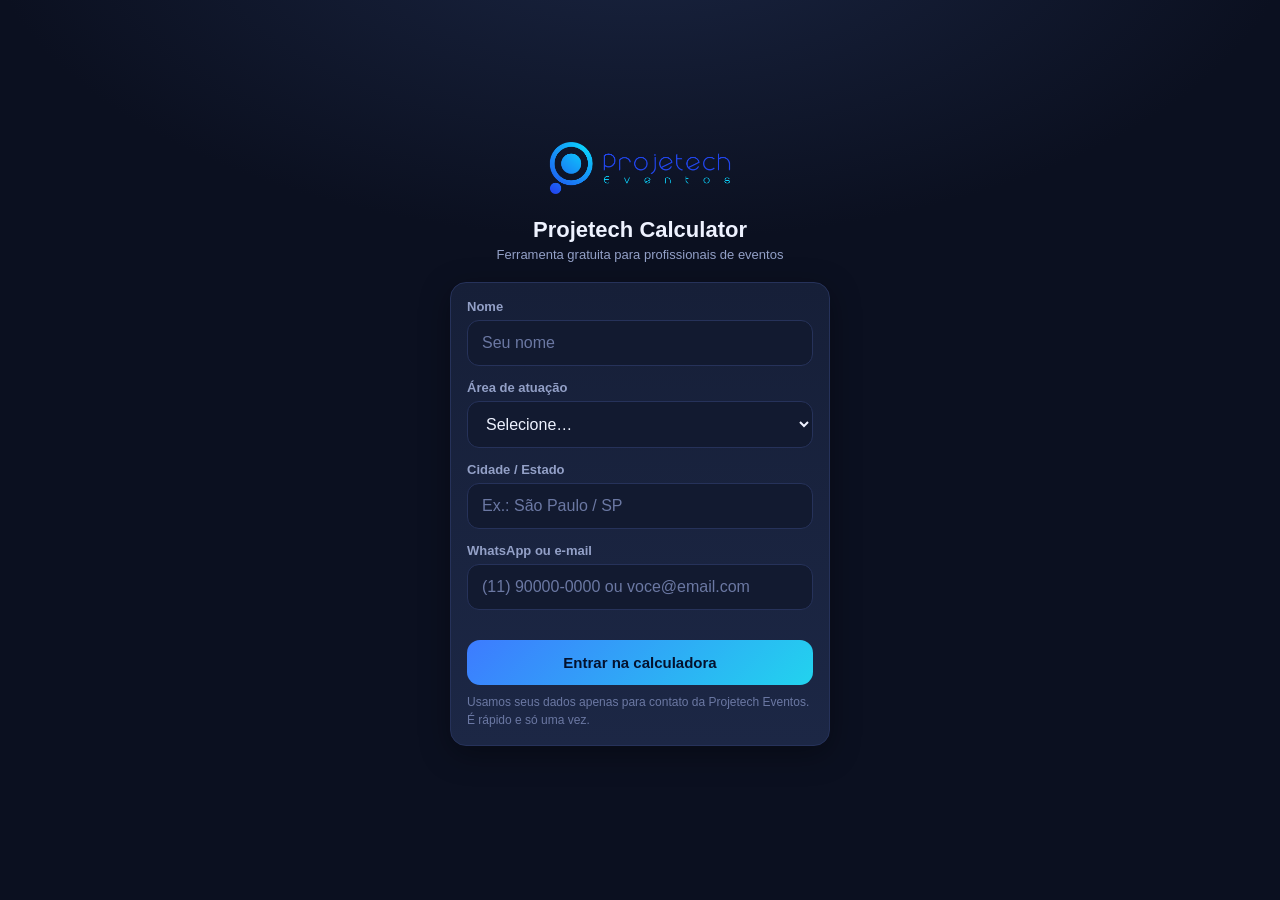
<file: index.html>
<!DOCTYPE html>
<html lang="pt-BR">
<head>
<meta charset="UTF-8">
<meta name="viewport" content="width=device-width, initial-scale=1.0, viewport-fit=cover, maximum-scale=1.0, user-scalable=no">
<meta name="theme-color" content="#0b1020">
<meta name="apple-mobile-web-app-capable" content="yes">
<meta name="apple-mobile-web-app-status-bar-style" content="black-translucent">
<meta name="apple-mobile-web-app-title" content="Projetech Calculator">
<link rel="manifest" href="manifest.json">
<link rel="apple-touch-icon" href="icons/icon-192.png">
<title>Projetech Calculator</title>
<script src="supabase-config.js"></script>
<script>
/* Trava de acesso — roda antes de desenhar a tela p/ não piscar o app pra quem não entrou.
   Só age se o login estiver configurado; caso contrário o app abre livre, como sempre. */
(function(){
  var c = window.PT_SUPABASE || {};
  // Ferramenta aberta: quem ainda não se identificou passa uma vez pela tela de entrada.
  if (c.url && c.anonKey && !localStorage.getItem('pt_visitor') && localStorage.getItem('pt_admin') !== '1')
    location.replace('acesso.html');
})();
</script>
<style>
@font-face{font-family:'Montserrat';font-weight:300;font-style:normal;font-display:swap;src:url('fonts/montserrat-300.woff2') format('woff2')}
@font-face{font-family:'Montserrat';font-weight:400;font-style:normal;font-display:swap;src:url('fonts/montserrat-400.woff2') format('woff2')}
@font-face{font-family:'Montserrat';font-weight:700;font-style:normal;font-display:swap;src:url('fonts/montserrat-700.woff2') format('woff2')}
:root{
  --bg:#0b1020; --bg2:#121a30; --card:#161f38; --card2:#1c2745;
  --line:#26325a; --txt:#eef2ff; --mut:#93a0c7; --mut2:#6b78a3;
  --acc:#3d7bff; --acc2:#22d3ee; --ok:#22c55e; --warn:#f59e0b; --danger:#ef4444;
  --r:16px; --shadow:0 8px 30px rgba(0,0,0,.35);
  --safe-top:env(safe-area-inset-top,0px);
  --safe-bot:env(safe-area-inset-bottom,0px);
}
*{box-sizing:border-box;-webkit-tap-highlight-color:transparent}
html,body{margin:0;padding:0;height:100%}
body{
  background:radial-gradient(1200px 600px at 50% -10%, #1a2542 0%, var(--bg) 55%) fixed;
  color:var(--txt);
  font-family:-apple-system,BlinkMacSystemFont,"Segoe UI",Roboto,Helvetica,Arial,sans-serif;
  -webkit-font-smoothing:antialiased;
  min-height:100dvh;
}
/* ===== Layout: sidebar + content ===== */
.app{display:flex;min-height:100dvh;width:100%}
.sidebar{
  width:214px;flex:0 0 auto;z-index:40;
  background:linear-gradient(180deg,#0e1730,#0b1020);
  border-right:1px solid var(--line);
  display:flex;flex-direction:column;
  padding:16px 12px calc(var(--safe-bot) + 14px);
  position:sticky;top:0;height:100dvh;align-self:flex-start;
  transition:width .2s ease;
}
body.collapsed .sidebar{width:70px}
.side-logo{display:flex;align-items:center;justify-content:flex-start;padding:6px 8px 20px;min-height:50px;overflow:hidden}
.side-logo .logo-full{height:42px;width:auto;max-width:100%;display:block}
.side-logo .logo-mark-img{height:40px;width:auto;display:none}
body.collapsed .side-logo{justify-content:center;padding-left:0;padding-right:0}
body.collapsed .side-logo .logo-full{display:none}
body.collapsed .side-logo .logo-mark-img{display:block}
.side-nav{display:flex;flex-direction:column;gap:4px;margin-top:4px}
.side-nav button{
  display:flex;align-items:center;gap:12px;border:0;background:transparent;color:var(--mut);
  padding:11px 12px;border-radius:12px;cursor:pointer;font-size:14px;font-weight:600;
  text-align:left;white-space:nowrap;overflow:hidden;transition:.15s;
}
.side-nav button svg{width:22px;height:22px;flex:0 0 auto;stroke:currentColor;fill:none;stroke-width:2;stroke-linecap:round;stroke-linejoin:round}
.side-nav button:hover{background:var(--bg2);color:var(--txt)}
.side-nav button.on{background:linear-gradient(135deg,rgba(61,123,255,.95),rgba(34,211,238,.7));color:#fff}
.side-nav button.on svg{stroke:#fff}
body.collapsed .side-nav button{justify-content:center;padding:11px 0}
body.collapsed .side-nav button span{display:none}
/* rodapé da sidebar: usuário logado (só aparece com o login ligado) */
.side-foot{margin-top:auto;padding-top:12px;border-top:1px solid var(--line);display:none}
.side-foot.on{display:block}
/* com o rodapé visível, só ele empurra p/ baixo (senão os dois 'margin-top:auto' dividem o espaço
   e o bloco do usuário fica boiando no meio da barra) */
.side-foot.on ~ .collapse-btn{margin-top:8px}
.side-foot .who{font-size:11px;color:var(--mut2);padding:0 12px 8px;overflow:hidden;text-overflow:ellipsis;white-space:nowrap}
.side-foot button{
  display:flex;align-items:center;gap:12px;border:0;background:transparent;color:var(--mut);
  width:100%;padding:10px 12px;border-radius:12px;cursor:pointer;font-size:13px;font-weight:600;
  text-align:left;white-space:nowrap;overflow:hidden;transition:.15s;
}
.side-foot button:hover{background:var(--bg2);color:var(--txt)}
.side-foot button svg{width:20px;height:20px;flex:0 0 auto;stroke:currentColor;fill:none;stroke-width:2;stroke-linecap:round;stroke-linejoin:round}
body.collapsed .side-foot .who{display:none}
body.collapsed .side-foot button{justify-content:center;padding:10px 0}
body.collapsed .side-foot button span{display:none}
.collapse-btn{
  margin-top:auto;align-self:flex-end;width:38px;height:38px;border-radius:10px;
  background:var(--bg2);border:1px solid var(--line);color:var(--mut);cursor:pointer;
  display:grid;place-items:center;transition:.15s;
}
.collapse-btn:hover{color:var(--txt);border-color:var(--acc)}
.collapse-btn svg{width:20px;height:20px;stroke:currentColor;fill:none;stroke-width:2;stroke-linecap:round;stroke-linejoin:round;transition:transform .2s}
body.collapsed .collapse-btn{align-self:center}
body.collapsed .collapse-btn svg{transform:rotate(180deg)}
.content{flex:1;min-width:0;display:flex;flex-direction:column}
.topbar{display:none}
.scrim{display:none}
.menu-btn{width:40px;height:40px;border-radius:10px;background:var(--bg2);border:1px solid var(--line);color:var(--txt);display:grid;place-items:center;cursor:pointer}
.menu-btn svg{width:22px;height:22px;stroke:currentColor;fill:none;stroke-width:2;stroke-linecap:round}
.topbar-logo{height:30px;width:auto}

/* ===== Main / screens ===== */
main{flex:1;padding:22px 18px 48px;max-width:780px;width:100%;margin:0 auto}
.screen{display:none;animation:fade .25s ease}
.screen.active{display:block}
@keyframes fade{from{opacity:0;transform:translateY(6px)}to{opacity:1;transform:none}}
.screen-title{font-size:22px;font-weight:800;margin:4px 0 2px}
.screen-sub{color:var(--mut);font-size:13px;margin:0 0 16px}

/* ===== Cards ===== */
.card{
  background:linear-gradient(180deg,var(--card),var(--card2));
  border:1px solid var(--line);border-radius:var(--r);
  padding:16px;margin-bottom:14px;box-shadow:var(--shadow);
}
.card h3{margin:0 0 12px;font-size:14px;color:var(--mut);text-transform:uppercase;letter-spacing:1px;font-weight:700}

/* tabela de referência (details) */
details.ref-card summary{cursor:pointer;list-style:none;font-size:14px;color:var(--mut);text-transform:uppercase;letter-spacing:1px;font-weight:700;display:flex;align-items:center;gap:8px}
details.ref-card summary::-webkit-details-marker{display:none}
details.ref-card summary::before{content:'▸';color:var(--acc2);font-size:12px;transition:transform .15s}
details.ref-card[open] summary{margin-bottom:14px}
details.ref-card[open] summary::before{transform:rotate(90deg)}
.table-wrap{overflow-x:auto;-webkit-overflow-scrolling:touch}
.ref-table{width:100%;border-collapse:collapse;font-size:14px}
.ref-table th,.ref-table td{padding:9px 10px;text-align:right;border-bottom:1px solid var(--line);white-space:nowrap}
.ref-table th:first-child,.ref-table td:first-child{text-align:left}
.ref-table th{color:var(--mut);font-size:11px;text-transform:uppercase;letter-spacing:.5px;font-weight:700}
.ref-table td{color:var(--txt)} .ref-table td:first-child{font-weight:700}
.ref-table tbody tr:last-child td{border-bottom:0}
.ref-table tbody tr.hl{background:rgba(61,123,255,.16)}
.ref-table tbody tr.hl td{color:var(--acc2);font-weight:700}
.ref-table tbody tr.hl td:first-child::after{content:' ◄ sugerido';font-size:10px;color:var(--acc2);letter-spacing:.5px;font-weight:700}

/* ===== Fields ===== */
.field{margin-bottom:14px}
.field:last-child{margin-bottom:0}
label{display:block;font-size:13px;color:var(--mut);margin-bottom:6px;font-weight:600}
.row{display:flex;gap:10px}
.row>.field{flex:1;margin-bottom:0}
input,select{
  width:100%;padding:13px 14px;font-size:16px;color:var(--txt);
  background:var(--bg2);border:1px solid var(--line);border-radius:12px;
  outline:none;transition:border .15s,box-shadow .15s;
}
input:focus,select:focus{border-color:var(--acc);box-shadow:0 0 0 3px rgba(61,123,255,.18)}
input::placeholder{color:var(--mut2)}
select{appearance:none;background-image:url("data:image/svg+xml;utf8,<svg xmlns='http://www.w3.org/2000/svg' width='14' height='14' viewBox='0 0 24 24' fill='none' stroke='%2393a0c7' stroke-width='2.5'><path d='M6 9l6 6 6-6'/></svg>");background-repeat:no-repeat;background-position:right 12px center;padding-right:38px}
.suffix{position:relative}
.suffix span{position:absolute;right:14px;top:50%;transform:translateY(-50%);color:var(--mut2);font-size:13px;pointer-events:none}

/* segmented control */
.seg{display:flex;background:var(--bg2);border:1px solid var(--line);border-radius:12px;padding:4px;gap:4px}
.seg button{
  flex:1;padding:10px 6px;border:0;border-radius:9px;background:transparent;
  color:var(--mut);font-size:14px;font-weight:600;cursor:pointer;transition:.15s;
}
.seg button.on{background:linear-gradient(135deg,var(--acc),#5a8bff);color:#fff;box-shadow:0 3px 10px rgba(61,123,255,.35)}

/* buttons */
.btn{
  width:100%;padding:14px;border:0;border-radius:13px;font-size:15px;font-weight:700;
  cursor:pointer;transition:transform .08s,opacity .15s;
}
.btn:active{transform:scale(.98)}
.btn-primary{background:linear-gradient(135deg,var(--acc),var(--acc2));color:#04122e}
.btn-ghost{background:var(--bg2);color:var(--txt);border:1px solid var(--line)}
.btn-sm{padding:9px 12px;font-size:13px;width:auto}

/* ===== Results ===== */
.results{display:grid;grid-template-columns:1fr 1fr;gap:10px}
.stat{
  background:var(--bg2);border:1px solid var(--line);border-radius:13px;padding:13px 14px;
}
.stat.full{grid-column:1/-1}
.stat .k{font-size:11px;color:var(--mut);text-transform:uppercase;letter-spacing:.5px}
.stat .v{font-size:22px;font-weight:800;margin-top:3px;line-height:1.1}
.stat .v small{font-size:13px;color:var(--mut);font-weight:600}
.stat.hi{background:linear-gradient(135deg,rgba(61,123,255,.18),rgba(34,211,238,.12));border-color:rgba(61,123,255,.4)}
.stat.hi .v{color:var(--acc2)}
.stat.ok{border-color:rgba(34,197,94,.4)}.stat.ok .v{color:var(--ok)}
.stat.warn{border-color:rgba(245,158,11,.4)}.stat.warn .v{color:var(--warn)}
.stat.danger{border-color:rgba(239,68,68,.4)}.stat.danger .v{color:var(--danger)}

/* equipment list */
.eq{display:flex;gap:8px;align-items:center;margin-bottom:8px;position:relative}
.eq-suggest{position:absolute;top:100%;left:0;right:0;z-index:50;margin-top:4px;background:var(--card2);border:1px solid var(--acc);border-radius:12px;max-height:240px;overflow-y:auto;-webkit-overflow-scrolling:touch;box-shadow:0 12px 34px rgba(0,0,0,.55)}
.eq-suggest-item{display:flex;justify-content:space-between;gap:10px;align-items:center;padding:12px 13px;cursor:pointer;border-bottom:1px solid var(--line);font-size:14px;color:var(--txt)}
.eq-suggest-item:last-child{border-bottom:0}
.eq-suggest-item:hover,.eq-suggest-item.active{background:var(--bg2)}
.eq-suggest-item .w{color:var(--acc2);font-weight:700;white-space:nowrap}
.eq-suggest-empty{padding:12px 13px;color:var(--mut2);font-size:13px}
.eq input{padding:11px 12px;font-size:15px}
.eq .nm{flex:2}.eq .pw{flex:1.1}.eq .qt{flex:.7}
.eq .del{flex:0 0 auto;width:40px;height:44px;border-radius:11px;background:var(--bg2);border:1px solid var(--line);color:var(--danger);font-size:20px;cursor:pointer;display:grid;place-items:center}
.eq .del:active{background:rgba(239,68,68,.15)}
.eq-head{display:flex;gap:8px;font-size:11px;color:var(--mut2);margin-bottom:6px;text-transform:uppercase;letter-spacing:.5px}
.eq-head .nm{flex:2}.eq-head .pw{flex:1.1}.eq-head .qt{flex:.7}.eq-head .sp{flex:0 0 40px}
.sector{border:1px solid var(--line);border-radius:12px;padding:12px;margin-bottom:10px;background:var(--bg2)}
.sector-head{display:flex;align-items:center;gap:8px;margin-bottom:10px}
.sector-title{font-weight:700;font-size:15px;flex:1}
.sector-sub{margin-left:auto;font-size:12px;color:var(--acc2);font-weight:700}
.sector-del{width:30px;height:30px;border-radius:8px;background:var(--card);border:1px solid var(--line);color:var(--danger);cursor:pointer;font-size:18px;flex:0 0 auto;line-height:1}
.add-eq{margin-top:4px}
details.sector-res{margin-top:12px;border-top:1px solid var(--line);padding-top:12px}
details.sector-res summary{cursor:pointer;list-style:none;font-size:11px;letter-spacing:.5px;color:var(--mut2);text-transform:uppercase;font-weight:700;display:flex;align-items:center;gap:7px}
details.sector-res summary::-webkit-details-marker{display:none}
details.sector-res summary::before{content:'▸';color:var(--acc2);font-size:11px;transition:transform .15s}
details.sector-res[open] summary{margin-bottom:10px}
details.sector-res[open] summary::before{transform:rotate(90deg)}
.sector-phases{display:flex;align-items:center;gap:6px;flex-wrap:wrap;margin-top:12px;padding-top:12px;border-top:1px solid var(--line)}
.ph-lbl{font-size:11px;text-transform:uppercase;letter-spacing:.5px;color:var(--mut2);font-weight:700;margin-right:2px}
.ph-btn{padding:7px 13px;border-radius:9px;border:1px solid var(--line);background:var(--bg2);color:var(--mut);font-size:13px;font-weight:700;cursor:pointer;transition:.15s}
.ph-btn.on{background:linear-gradient(135deg,var(--acc),#5a8bff);color:#fff;border-color:transparent}
.ph-btn.ph-n.on{background:linear-gradient(135deg,#22c55e,#16a34a)}
.sector-collapse{background:none;border:0;color:var(--mut);font-size:14px;cursor:pointer;padding:0 2px;line-height:1;transition:transform .15s;flex:0 0 auto}
.sector.collapsed .sector-collapse{transform:rotate(-90deg)}
.sector-summary{display:none;font-size:12px;color:var(--acc2);font-weight:700}
.sector.collapsed .sector-summary{display:inline}
.sector.collapsed .sector-body{display:none}
/* Home */
.home-hero{margin:2px 0 22px}
.home-when{font-size:12px;color:var(--mut2);letter-spacing:.4px}
.home-hi{font-size:26px;font-weight:700;color:var(--txt);margin:6px 0 2px;line-height:1.2}
.home-ask{font-size:15px;color:var(--mut);margin:0}
.home-grid{display:grid;grid-template-columns:repeat(auto-fit,minmax(210px,1fr));gap:12px}
.home-card{
  display:flex;flex-direction:column;align-items:flex-start;gap:2px;text-align:left;
  background:var(--card);border:1px solid var(--line);border-radius:14px;padding:16px 15px;
  color:var(--txt);cursor:pointer;transition:.15s;
}
.home-card:hover{border-color:var(--acc);background:var(--card2);transform:translateY(-2px)}
.home-card svg{width:26px;height:26px;stroke:var(--acc2);fill:none;stroke-width:2;stroke-linecap:round;stroke-linejoin:round;margin-bottom:8px}
.home-card b{font-size:15px;font-weight:700}
.home-card small{font-size:12px;color:var(--mut);line-height:1.45}
.home-links{display:flex;gap:10px;flex-wrap:wrap;margin-top:22px;padding-top:16px;border-top:1px solid var(--line)}
.home-links a{
  display:inline-flex;align-items:center;gap:8px;font-size:13px;font-weight:600;color:var(--mut);
  text-decoration:none;border:1px solid var(--line);background:var(--bg2);border-radius:11px;padding:9px 13px;transition:.15s;
}
.home-links a:hover{color:var(--txt);border-color:var(--acc)}
.home-links svg{width:17px;height:17px;stroke:currentColor;fill:none;stroke-width:2;stroke-linecap:round;stroke-linejoin:round}
/* Pixel Map · Slices */
.slice{border:1px solid var(--line);border-radius:12px;padding:12px;margin-bottom:10px;background:var(--bg2)}
.comp-side .slice.sel{border-color:var(--acc);box-shadow:0 0 0 1px var(--acc)}
/* liga/desliga a screen (igual ao Advanced Output): desativada não entra no pixel map nem nos totais */
.sl-on{width:26px;height:26px;flex:0 0 auto;padding:0;border-radius:7px;border:1px solid var(--acc);background:var(--acc);color:#fff;font-size:13px;line-height:1;display:grid;place-items:center;cursor:pointer}
.slice.off .sl-on{background:none;border-color:var(--line);color:transparent}
.slice.off .slice-nome{color:var(--mut2);text-decoration:line-through}
.slice.off .sl-res{color:var(--mut2)}
.slice.off .slice-body{opacity:.45}
.slice-head{display:flex;align-items:center;gap:8px;margin-bottom:10px}
.slice-head .sl-name{flex:1;min-width:0;background:transparent;border:1px solid transparent;border-radius:8px;font-weight:700;font-size:15px;color:var(--txt);padding:4px 6px}
.slice-head .sl-name:focus{border-color:var(--line);background:var(--card)}
.slice-head .sl-res{font-size:12px;color:var(--acc2);font-weight:700;white-space:nowrap}
.slice-head .sl-del{width:30px;height:30px;border-radius:8px;background:var(--card);border:1px solid var(--line);color:var(--danger);cursor:pointer;font-size:18px;flex:0 0 auto;line-height:1}
.slice-collapse{background:none;border:0;color:var(--mut);font-size:14px;cursor:pointer;padding:0 2px;line-height:1;transition:transform .15s;flex:0 0 auto}
.slice.collapsed .slice-collapse{transform:rotate(-90deg)}
.slice.collapsed .slice-body{display:none}
.sl-mini label{display:block;font-size:10px;color:var(--mut2);text-transform:uppercase;letter-spacing:.5px;margin-bottom:3px}
.sl-mini input{width:100%;padding:10px;font-size:15px}
.slice-vis{margin-top:10px;padding:10px;background:var(--bg2);border-radius:12px;border:1px solid var(--line)}
/* mapa da composição: arrastar canvas, zoom e pan (estilo Resolume) */
/* no card o dedo continua rolando a página (a edição por toque é na tela cheia) */
.comp-stage{position:relative;width:100%;height:270px;border-radius:9px;overflow:hidden;background:#05101c;touch-action:pan-y;cursor:default;user-select:none;-webkit-user-select:none}
.comp-fs .comp-stage{touch-action:none}
.comp-stage svg{display:block;width:100%;height:100%}
.comp-stage.grab{cursor:grab}
.comp-stage.grabbing{cursor:grabbing}
.comp-stage.moving{cursor:move}
.comp-top{display:flex;align-items:center;gap:6px;margin-top:12px}
.comp-top .comp-t{flex:1;min-width:0;font-size:10px;color:var(--mut2);text-transform:uppercase;letter-spacing:.5px;overflow:hidden;text-overflow:ellipsis;white-space:nowrap}
.comp-ic{width:30px;height:30px;flex:0 0 auto;display:grid;place-items:center;border-radius:8px;background:var(--card);border:1px solid var(--line);color:var(--mut);cursor:pointer;font-size:14px;line-height:1;transition:.15s;padding:0}
.comp-ic:hover{color:var(--txt);border-color:var(--acc)}
.comp-zl{font-size:11px;color:var(--acc2);font-weight:700;min-width:40px;text-align:center;flex:0 0 auto}
/* tela cheia */
.comp-fs{position:fixed;inset:0;z-index:7000;background:var(--bg);display:flex;flex-direction:column;padding-top:env(safe-area-inset-top,0)}
.comp-fs[hidden]{display:none}
.comp-bar{display:flex;align-items:center;gap:6px;padding:9px 12px;border-bottom:1px solid var(--line);background:var(--card);flex:0 0 auto}
.comp-bar b{flex:1;min-width:0;font-size:14px;overflow:hidden;text-overflow:ellipsis;white-space:nowrap}
.comp-wrap{flex:1;min-height:0;display:flex}
/* min-height:0 é essencial: sem ele o mapa se recusa a encolher e empurra o
   painel (e o botão de adicionar) para fora da tela no celular */
.comp-fs-host{flex:1;min-width:0;min-height:0;padding:10px}
.comp-fs-host .comp-stage{height:100%}
.comp-side{width:288px;flex:0 0 auto;border-left:1px solid var(--line);background:var(--card);overflow:hidden;padding:10px;display:flex;flex-direction:column;min-height:0}
/* na tela cheia cada grupo vira uma aba: o card perde a moldura e o título (a aba já diz) */
.comp-side .card{background:none;border:0;box-shadow:none;padding:0;margin:0}
.comp-side .card h3{display:none}
.ctabs{display:flex;gap:4px;padding:4px;background:var(--bg2);border:1px solid var(--line);border-radius:12px;margin-bottom:10px;flex:0 0 auto}
.ctabs button{flex:1;min-width:0;appearance:none;border:0;border-radius:9px;background:none;color:var(--mut);font:inherit;font-size:12.5px;font-weight:700;padding:9px 4px;cursor:pointer;white-space:nowrap;transition:background .15s,color .15s}
.ctabs button[aria-selected="true"]{background:var(--acc);color:#fff}
.ctabs button:focus-visible{outline:2px solid var(--acc2);outline-offset:2px}
.ctab{flex:1;min-height:0;overflow:auto}
.ctab[hidden]{display:none}
.comp-help{padding:7px 12px calc(7px + var(--safe-bot));font-size:11px;color:var(--mut2);border-top:1px solid var(--line);background:var(--card);text-align:center;flex:0 0 auto}
.comp-help b{color:var(--mut)}
@media(max-width:760px){
  .comp-wrap{flex-direction:column}
  .comp-side{width:auto;border-left:0;border-top:1px solid var(--line);max-height:52vh}
  .comp-stage{height:230px}
}
body.comp-open{overflow:hidden}
/* Iluminação · DMX */
.fx{border:1px solid var(--line);border-radius:10px;padding:10px;margin-bottom:8px;background:var(--card)}
.fx .fx-name{width:100%;margin-bottom:8px;font-size:14px}
.fx-row2{display:flex;gap:8px;align-items:flex-end}
.fx-mini{flex:1;min-width:0}
.fx-mini label{display:block;font-size:10px;color:var(--mut2);text-transform:uppercase;letter-spacing:.5px;margin-bottom:3px}
.fx-mini input{width:100%;padding:10px;font-size:15px}
.fx .fx-del{flex:0 0 auto;width:44px;height:42px;border-radius:11px;background:var(--bg2);border:1px solid var(--line);color:var(--danger);font-size:20px;cursor:pointer}
.list-name{flex:1;background:transparent;border:1px solid transparent;border-radius:8px;font-weight:700;font-size:15px;color:var(--txt);padding:4px 6px;min-width:0}
.list-name:focus{border-color:var(--line);background:var(--card)}
.dmx-fx-row{padding:7px 0;border-bottom:1px solid var(--line);font-size:13px}
.dmx-fx-row:last-child{border-bottom:0}
.dmx-fx-nm{color:var(--txt);margin-bottom:2px}
.dmx-fx-nm .mut{color:var(--mut2)}
.dmx-addr{color:var(--acc2);font-size:12px;word-break:break-word;line-height:1.5}
details.sector-vd{margin-top:10px;border-top:1px solid var(--line);padding-top:12px}
details.sector-vd summary{cursor:pointer;list-style:none;font-size:11px;letter-spacing:.5px;color:var(--mut2);text-transform:uppercase;font-weight:700;display:flex;align-items:center;gap:7px}
details.sector-vd summary::-webkit-details-marker{display:none}
details.sector-vd summary::before{content:'▸';color:var(--acc2);font-size:11px;transition:transform .15s}
details.sector-vd[open] summary{margin-bottom:10px}
details.sector-vd[open] summary::before{transform:rotate(90deg)}
.vd-inputs{margin-bottom:10px}
.tower{border:1px solid var(--line);border-radius:12px;padding:12px;margin-bottom:10px;background:var(--bg2)}
.tower-head{display:flex;gap:8px;align-items:center}
.tower-head .tw-name{flex:1;min-width:0}
.tower-head .tw-del{flex:0 0 auto;width:40px;height:44px;border-radius:11px;background:var(--card);border:1px solid var(--line);color:var(--danger);font-size:20px;cursor:pointer}
.cat-picker{display:flex;flex-wrap:wrap;gap:6px;margin-bottom:10px}

.hint{font-size:12px;color:var(--mut2);margin-top:8px;line-height:1.5}
/* barra de operadores (calculadora nos campos) — aparece acima do teclado no toque */
#calcBar{position:fixed;left:0;right:0;bottom:0;z-index:6000;display:none;gap:6px;padding:8px calc(8px + env(safe-area-inset-right,0)) calc(8px + var(--safe-bot)) calc(8px + env(safe-area-inset-left,0));
  background:var(--card);border-top:1px solid var(--line);box-shadow:0 -6px 20px rgba(0,0,0,.4);justify-content:center;flex-wrap:nowrap}
#calcBar.on{display:flex}
#calcBar button{flex:1 1 0;max-width:64px;height:42px;border-radius:10px;border:1px solid var(--line);background:var(--bg2);color:var(--txt);font-size:19px;font-weight:700;cursor:pointer}
#calcBar button:active{background:var(--card2)}
#calcBar button.ok{flex:1.4 1 0;max-width:84px;background:linear-gradient(135deg,var(--acc),var(--acc2));color:#04122e;border:0}
#calcBar button.bs{color:var(--mut)}
.hint b{color:var(--mut)}
.divider{height:1px;background:var(--line);margin:14px 0}
.aspect-vis{margin-top:12px;display:grid;place-items:center;padding:14px;background:var(--bg2);border-radius:12px;border:1px solid var(--line)}
/* cabeçalho de card com botão à direita (ex.: abrir em tela cheia) */
.card-head{display:flex;align-items:center;gap:8px;margin-bottom:12px}
.card-head h3{margin:0;flex:1;min-width:0}
/* pré-visualização em tela cheia: o bloco inteiro (controles + desenho) muda de lugar */
#sceneHostFs{flex:1;min-width:0;min-height:0;padding:10px;display:flex}
#sceneHostFs #sceneBody{flex:1;min-height:0;display:flex;flex-direction:column}
#sceneHostFs .aspect-vis{flex:1;min-height:0}
.aspect-box{border:2px solid var(--acc);border-radius:6px;background:rgba(61,123,255,.1);position:relative;max-width:100%}
.aspect-box .lbl{position:absolute;top:50%;left:50%;transform:translate(-50%,-50%);font-size:12px;color:var(--mut);white-space:nowrap}

/* gerador de imagem de teste */
.chips{display:flex;flex-wrap:wrap;gap:6px}
.chip{padding:9px 13px;border-radius:20px;border:1px solid var(--line);background:var(--bg2);color:var(--mut);font-size:13px;font-weight:600;cursor:pointer;transition:.15s}
.chip.on{background:linear-gradient(135deg,var(--acc),#5a8bff);color:#fff;border-color:transparent}
.chip:active{transform:scale(.96)}
input[type=color]{width:52px;height:46px;padding:4px;border-radius:12px;background:var(--bg2);border:1px solid var(--line);cursor:pointer}
input[type=range]{accent-color:var(--acc);height:28px;cursor:pointer}
.ti-preview{margin:12px 0;padding:8px;background:#0a0a0a;border:1px solid var(--line);border-radius:12px;overflow:auto;display:grid;place-items:center;min-height:80px;touch-action:none}
/* touch-action:none direto no CSS — impede a página de rolar ao arrastar logo/info (iOS) */
.ti-preview canvas{max-width:100%;max-height:320px;width:auto;height:auto;display:block;image-rendering:auto;touch-action:none}
#genHostProj .ti-preview canvas{max-height:min(60vh,480px)}   /* canvas de multiprojeção é bem largo */
#tiCanvas{touch-action:none!important}

/* ===== Bottom nav ===== */
/* ===== Mobile: sidebar vira gaveta (drawer) ===== */
@media (max-width:860px){
  .topbar{
    display:flex;align-items:center;gap:12px;position:sticky;top:0;z-index:35;
    padding:calc(var(--safe-top) + 10px) 14px 10px;
    background:rgba(11,16,32,.95);backdrop-filter:blur(12px);border-bottom:1px solid var(--line);
  }
  .sidebar{
    position:fixed;left:0;top:0;height:100dvh;width:236px;
    transform:translateX(-100%);transition:transform .22s ease;box-shadow:0 0 40px rgba(0,0,0,.55);
  }
  body.drawer-open .sidebar{transform:translateX(0)}
  body.collapsed .sidebar{width:236px}
  body.collapsed .side-logo{justify-content:flex-start;padding-left:8px}
  body.collapsed .side-logo .logo-full{display:block}
  body.collapsed .side-logo .logo-mark-img{display:none}
  body.collapsed .side-nav button{justify-content:flex-start;padding:11px 12px}
  body.collapsed .side-nav button span{display:inline}
  .collapse-btn{display:none}
  .scrim{display:block;position:fixed;inset:0;background:rgba(0,0,0,.5);opacity:0;pointer-events:none;transition:opacity .2s;z-index:38}
  body.drawer-open .scrim{opacity:1;pointer-events:auto}
  main{padding:16px 14px 40px}
}
</style>
</head>
<body>

<div class="app">
  <aside class="sidebar" id="sidebar">
    <div class="side-logo">
      <img class="logo-full" src="logo.png" alt="Projetech Eventos">
      <img class="logo-mark-img" src="logo-mark.png" alt="Projetech">
    </div>
    <nav class="side-nav">
      <button class="on" data-scr="home"><svg viewBox="0 0 24 24"><path d="M3 10.5 12 3l9 7.5M5.5 9.5V20h13V9.5M9.5 20v-6h5v6"/></svg><span>Home</span></button>
      <button data-scr="pixel"><svg viewBox="0 0 24 24"><rect x="3" y="3" width="18" height="18" rx="2"/><path d="M3 9h18M3 15h18M9 3v18M15 3v18"/></svg><span>Pixel Map</span></button>
      <button data-scr="power"><svg viewBox="0 0 24 24"><path d="M13 2L4.5 13.5H11l-1 8.5 8.5-11.5H12z"/></svg><span>Elétrica</span></button>
      <button data-scr="proj"><svg viewBox="0 0 24 24"><rect x="2" y="7" width="14" height="10" rx="2"/><circle cx="9" cy="12" r="2.4"/><path d="M16 10l5-2v8l-5-2"/></svg><span>Projeção</span></button>
      <button data-scr="audio"><svg viewBox="0 0 24 24"><path d="M11 5L6 9H2v6h4l5 4z"/><path d="M15.5 8.5a5 5 0 0 1 0 7M19 5a9 9 0 0 1 0 14"/></svg><span>Áudio</span></button>
      <button data-scr="light"><svg viewBox="0 0 24 24"><path d="M9 18h6M10 21h4M12 3a6 6 0 0 0-4 10.5c.7.7 1 1.3 1 2.5h6c0-1.2.3-1.8 1-2.5A6 6 0 0 0 12 3z"/></svg><span>Iluminação</span></button>
    </nav>
    <div class="side-foot" id="sideFoot">
      <div class="who" id="whoAmI"></div>
      <button id="doTrocar"><svg viewBox="0 0 24 24"><path d="M20 11a8 8 0 1 0-2.3 5.7M20 5v6h-6"/></svg><span>Trocar meus dados</span></button>
    </div>
    <button class="collapse-btn" id="collapseBtn" aria-label="Recolher menu" title="Recolher / expandir">
      <svg viewBox="0 0 24 24"><path d="M15 6l-6 6 6 6"/></svg>
    </button>
  </aside>

  <div class="content">
    <div class="topbar">
      <button class="menu-btn" id="menuBtn" aria-label="Abrir menu"><svg viewBox="0 0 24 24"><path d="M3 6h18M3 12h18M3 18h18"/></svg></button>
      <img class="topbar-logo" src="logo.png" alt="Projetech Eventos">
    </div>

<main>
  <!-- ============ HOME ============ -->
  <section class="screen active" id="scr-home">
    <div class="home-hero">
      <div class="home-when" id="homeWhen"></div>
      <h2 class="home-hi" id="homeHi">Bem-vindo</h2>
      <p class="home-ask">O que vamos calcular hoje?</p>
    </div>
    <div class="home-grid">
      <button class="home-card" data-go="pixel">
        <svg viewBox="0 0 24 24"><rect x="3" y="3" width="18" height="18" rx="2"/><path d="M3 9h18M3 15h18M9 3v18M15 3v18"/></svg>
        <b>Pixel Map</b><small>Painel de LED, imagem de teste e cases</small>
      </button>
      <button class="home-card" data-go="power">
        <svg viewBox="0 0 24 24"><path d="M13 2L4.5 13.5H11l-1 8.5 8.5-11.5H12z"/></svg>
        <b>Elétrica</b><small>Corrente, disjuntor, cabo e queda de tensão</small>
      </button>
      <button class="home-card" data-go="proj">
        <svg viewBox="0 0 24 24"><rect x="2" y="7" width="14" height="10" rx="2"/><circle cx="9" cy="12" r="2.4"/><path d="M16 10l5-2v8l-5-2"/></svg>
        <b>Projeção</b><small>Distância, tela, blending e multiprojeção</small>
      </button>
      <button class="home-card" data-go="audio">
        <svg viewBox="0 0 24 24"><path d="M11 5L6 9H2v6h4l5 4z"/><path d="M15.5 8.5a5 5 0 0 1 0 7M19 5a9 9 0 0 1 0 14"/></svg>
        <b>Áudio</b><small>Delay de torres, SPL e cobertura</small>
      </button>
      <button class="home-card" data-go="light">
        <svg viewBox="0 0 24 24"><path d="M9 18h6M10 21h4M12 3a6 6 0 0 0-4 10.5c.7.7 1 1.3 1 2.5h6c0-1.2.3-1.8 1-2.5A6 6 0 0 0 12 3z"/></svg>
        <b>Iluminação</b><small>Endereçamento DMX por lista</small>
      </button>
    </div>
    <div class="home-links">
      <a href="https://www.instagram.com/projetech/" target="_blank" rel="noopener">
        <svg viewBox="0 0 24 24"><rect x="3" y="3" width="18" height="18" rx="5"/><circle cx="12" cy="12" r="4"/><circle cx="17.5" cy="6.5" r="1.2" fill="currentColor" stroke="none"/></svg>
        Instagram
      </a>
      <a href="https://www.projetech.com.br/" target="_blank" rel="noopener">
        <svg viewBox="0 0 24 24"><circle cx="12" cy="12" r="9"/><path d="M3 12h18M12 3c2.6 2.7 4 5.8 4 9s-1.4 6.3-4 9c-2.6-2.7-4-5.8-4-9s1.4-6.3 4-9z"/></svg>
        projetech.com.br
      </a>
    </div>
  </section>

  <!-- ============ PIXEL MAP ============ -->
  <section class="screen" id="scr-pixel">
    <div class="screen-title">Pixel Map · LED</div>
    <p class="screen-sub">Calcule resolução, dimensão e pitch do painel</p>

    <div class="card">
      <div class="seg" id="segPixel">
        <button data-t="spec" class="on">Especificações</button>
        <button data-t="map">Pixel Map</button>
      </div>
    </div>

    <div id="pixelSpec">
    <div class="card">
      <div class="seg" id="segPixMode">
        <button data-m="single" class="on">Screen única</button>
        <button data-m="slices">Múltiplas screens</button>
      </div>
    </div>

    <div id="pxSingle">
    <div class="card">
      <h3>Gabinete</h3>
      <div class="field">
        <label>Modelo</label>
        <select id="preset"></select>
        <div class="hint" id="panelSpecs" style="display:none;margin-top:8px"></div>
      </div>
      <div class="row" style="margin-top:14px">
        <div class="field"><label>Largura</label><div class="suffix"><input type="text" id="mw" value="0.5" step="0.01" inputmode="decimal"><span>m</span></div></div>
        <div class="field"><label>Altura</label><div class="suffix"><input type="text" id="mh" value="0.5" step="0.01" inputmode="decimal"><span>m</span></div></div>
      </div>
      <div class="row" style="margin-top:14px">
        <div class="field"><label>Resolução H</label><div class="suffix"><input type="text" id="mpxw" value="128" inputmode="numeric"><span>px</span></div></div>
        <div class="field"><label>Resolução V</label><div class="suffix"><input type="text" id="mpxh" value="128" inputmode="numeric"><span>px</span></div></div>
      </div>
      <div class="row" style="margin-top:14px">
        <div class="field"><label>Peso / gabinete <small style="color:var(--mut2)">(opc.)</small></label><div class="suffix"><input type="text" id="mkg" value="" placeholder="—" inputmode="decimal"><span>kg</span></div></div>
        <div class="field"><label>Consumo médio / gabinete <small style="color:var(--mut2)">(opc.)</small></label><div class="suffix"><input type="text" id="mavg" value="" placeholder="—" inputmode="decimal"><span>W</span></div></div>
      </div>
      <div class="row" style="margin-top:14px">
        <div class="field"><label>Consumo máximo / gabinete <small style="color:var(--mut2)">(opc.)</small></label><div class="suffix"><input type="text" id="mmax" value="" placeholder="—" inputmode="decimal"><span>W</span></div></div>
        <div class="field"><label>Placas por case <small style="color:var(--mut2)">(opc.)</small></label><div class="suffix"><input type="text" id="mcase" value="" placeholder="—" inputmode="numeric" min="1"><span>un</span></div></div>
      </div>
    </div>

    <div class="card">
      <h3>Dimensão</h3>
      <div class="row">
        <div class="field"><label>Largura</label><div class="suffix"><input type="text" id="wallw" value="5" step="0.01" inputmode="decimal"><span>m</span></div></div>
        <div class="field"><label>Altura</label><div class="suffix"><input type="text" id="wallh" value="3" step="0.01" inputmode="decimal"><span>m</span></div></div>
      </div>
      <div class="hint">A quantidade de gabinetes é calculada pela dimensão ÷ tamanho do módulo (gabinetes inteiros).</div>
    </div>

    <div class="card" id="pixel-results-card">
      <h3>Resultado</h3>
      <div class="results" id="pixelResults"></div>
    </div>

    <div class="card">
      <div class="card-head">
        <h3>Pré-visualização</h3>
        <button class="comp-ic" id="sceneFsB" title="Tela cheia" aria-label="Abrir a pré-visualização em tela cheia">⛶</button>
      </div>
      <div id="sceneHost">
        <div id="sceneBody">
          <div class="row">
            <div class="field">
              <label>Pessoa de referência</label>
              <div class="seg" id="segPerson">
                <button data-on="1" class="on">Mostrar</button>
                <button data-on="0">Ocultar</button>
              </div>
            </div>
            <div class="field" id="personHField">
              <label>Altura da pessoa</label>
              <div class="suffix"><input type="text" id="personH" value="1.70" step="0.05" min="0.5" inputmode="decimal"><span>m</span></div>
            </div>
          </div>
          <div class="aspect-vis"><svg id="aspectSvg" xmlns="http://www.w3.org/2000/svg" role="img" aria-label="Painel com pessoa de referência"></svg></div>
        </div>
      </div>
    </div>
    </div>

    <div id="pxSlices" style="display:none">
    <div id="homeTotal"><div class="card" id="grpTotal">
      <h3>Canvas total</h3>
      <div class="row">
        <div class="field"><label>Largura</label><div class="suffix"><input type="text" id="cvW" value="1920" inputmode="numeric"><span>px</span></div></div>
        <div class="field"><label>Altura</label><div class="suffix"><input type="text" id="cvH" value="1080" inputmode="numeric"><span>px</span></div></div>
      </div>
      <button class="btn btn-ghost btn-sm" id="cvAuto" style="width:100%;margin-top:10px">Auto (ajustar às screens)</button>
    </div></div>

    <div id="homeScreens"><div class="card" id="grpScreens">
      <h3>Múltiplas screens</h3>
      <div id="sliceList"></div>
      <button class="btn btn-ghost btn-sm" id="addSlice" style="width:100%">+ Adicionar screen</button>
    </div></div>

    <div class="card">
      <h3>Composição</h3>
      <div class="comp-top">
        <span class="comp-t">Mapa da composição</span>
        <button class="comp-ic" id="compZo" title="Diminuir zoom" aria-label="Diminuir zoom">−</button>
        <span class="comp-zl" id="compZlbl">100%</span>
        <button class="comp-ic" id="compZi" title="Aumentar zoom" aria-label="Aumentar zoom">+</button>
        <button class="comp-ic" id="compFitB" title="Ajustar à tela" aria-label="Ajustar à tela">⤢</button>
        <button class="comp-ic" id="compFsB" title="Tela cheia" aria-label="Abrir em tela cheia">⛶</button>
      </div>
      <div class="slice-vis" id="compHost">
        <div class="comp-stage" id="compStage"><svg id="sliceSvg" xmlns="http://www.w3.org/2000/svg" role="img" aria-label="Canvas total com as screens posicionadas"></svg></div>
      </div>
      <div class="hint" id="sliceHint"></div>
    </div>

    <div id="homeRes"><div class="card" id="grpRes">
      <h3>Resultado geral</h3>
      <div class="results" id="sliceTotal"></div>
    </div></div>
    </div>

    <div class="card">
      <h3>Exportar PDF</h3>
      <details class="ref-card">
        <summary>Dados da ficha (opcional)</summary>
        <div style="margin-top:12px">
          <div class="field"><label>Nome do projeto</label><input type="text" id="pdfNome" placeholder="Ex.: Painel de LED (P2.9 mm)"></div>
          <div class="field"><label>Cliente</label><input type="text" id="pdfCliente" placeholder="Nome do cliente"></div>
          <div class="field"><label>Ambiente / evento</label><input type="text" id="pdfEvento" placeholder="Ex.: Plenária aberta"></div>
          <div class="field"><label>Local</label><input type="text" id="pdfLocal" placeholder="Endereço / venue"></div>
          <div class="field"><label>Responsável</label><input type="text" id="pdfResp" placeholder="Engenheiro(a) responsável"></div>
          <div class="row">
            <div class="field"><label>Ordem de serviço</label><input type="text" id="pdfOS" placeholder="Nº"></div>
            <div class="field"><label>Nº da prancha</label><input type="text" id="pdfSheet" placeholder="01"></div>
          </div>
          <details class="ref-card" style="margin-top:4px"><summary style="font-size:12px">Vídeo (só na prancha)</summary>
            <div style="margin-top:10px">
              <div class="row">
                <div class="field"><label>Software</label><input type="text" id="pdfSoft" placeholder="Resolume Arena"></div>
                <div class="field"><label>Codec</label><input type="text" id="pdfCodec" placeholder="DXV3"></div>
              </div>
              <div class="row">
                <div class="field"><label>Formato</label><input type="text" id="pdfFormato" placeholder=".MOV"></div>
                <div class="field"><label>Imagem estática</label><input type="text" id="pdfImg" placeholder="PNG"></div>
              </div>
            </div>
          </details>
        </div>
      </details>
      <button class="btn btn-primary" id="pdfPrancha" style="margin-top:12px">Baixar prancha técnica</button>
      <button class="btn btn-ghost" id="pdfExport" style="margin-top:8px">Ficha simples (retrato)</button>
      <div class="hint">A prancha é o desenho técnico (paisagem, com cotas e carimbo). A ficha simples é o resumo em retrato. Campos em branco não aparecem.</div>
    </div>
    </div>

    <div id="pixelMap" style="display:none">
    <div class="card">
      <h3>Imagem de teste (PNG)</h3>
      <div id="genHostPix"><div id="genBlock">
      <div class="field">
        <label>Fundo</label>
        <div class="seg" id="segBg">
          <button data-b="grad" class="on">Gradiente</button>
          <button data-b="solid">Sólido</button>
          <button data-b="bars">Barras</button>
          <button data-b="checker">Xadrez</button>
        </div>
      </div>
      <div class="row" style="align-items:flex-start">
        <div class="field" style="flex:0 0 auto">
          <label>Cor</label>
          <input type="color" id="tiColor" value="#0dcbfc">
        </div>
        <div class="field" style="flex:0 0 auto;display:none" id="f-color2">
          <label>Cor 2</label>
          <input type="color" id="tiColor2" value="#000000">
        </div>
        <div class="field">
          <label>Marcações</label>
          <div class="chips" id="tiChips">
            <button class="chip on" data-opt="grid">Grade</button>
            <button class="chip on" data-opt="numbers">Números</button>
            <button class="chip on" data-opt="circle">Círculo</button>
            <button class="chip on" data-opt="diag">Diagonais</button>
            <button class="chip" data-opt="info">Info</button>
            <button class="chip on" data-opt="logo">Logo</button>
            <button class="chip" data-opt="border">Borda</button>
          </div>
        </div>
      </div>
      <div class="field" id="projChipsWrap" style="display:none;margin-top:12px">
        <label>Multiprojeção</label>
        <div class="chips" id="projChips">
          <button class="chip on" data-p="grid">Grade</button>
          <button class="chip on" data-p="cnum">Colunas</button>
          <button class="chip on" data-p="blend">Zonas de blend</button>
          <button class="chip on" data-p="outline">Contorno</button>
          <button class="chip on" data-p="pnum">Número</button>
          <button class="chip on" data-p="footer">Rodapé</button>
        </div>
      </div>
      <details id="tiInfoOpts" class="sector-res" open style="display:none;margin-top:12px"><summary>Configurar info</summary>
        <div class="field" id="f-ti-title">
          <label>Título do teste <small style="color:var(--mut2)">(opc.)</small></label>
          <input type="text" id="tiTitle" placeholder="Ex.: Painel palco" autocomplete="off">
        </div>
        <div class="hint" id="sliceTitleHint" style="display:none">O título de cada screen é o nome que você deu nas Especificações.</div>
        <div class="field" style="flex:0 0 auto">
          <label>Cor da info</label>
          <input type="color" id="tiInfoColor" value="#ffffff">
        </div>
        <div class="field">
          <label>Fonte da info</label>
          <select id="tiInfoFont">
            <option value="'Montserrat', sans-serif">Montserrat</option>
            <option value="sans-serif">Sans</option>
            <option value="Arial, sans-serif">Arial</option>
            <option value="'Segoe UI', sans-serif">Segoe UI</option>
            <option value="Verdana, sans-serif">Verdana</option>
            <option value="Tahoma, sans-serif">Tahoma</option>
            <option value="'Trebuchet MS', sans-serif">Trebuchet MS</option>
            <option value="Calibri, sans-serif">Calibri</option>
            <option value="'Century Gothic', sans-serif">Century Gothic</option>
            <option value="'Arial Narrow', Arial, sans-serif">Arial Narrow (condensada)</option>
            <option value="Impact, sans-serif">Impact (grossa)</option>
            <option value="Georgia, serif">Georgia</option>
            <option value="'Times New Roman', serif">Times New Roman</option>
            <option value="Garamond, serif">Garamond</option>
            <option value="'Palatino Linotype', serif">Palatino</option>
            <option value="'Courier New', monospace">Courier New (mono)</option>
            <option value="Consolas, monospace">Consolas (mono)</option>
            <option value="'Comic Sans MS', cursive">Comic Sans</option>
          </select>
        </div>
        <div class="field">
          <label>Peso da fonte</label>
          <div class="seg" id="segInfoWeight">
            <button data-w="300">Fina</button>
            <button data-w="400" class="on">Regular</button>
            <button data-w="700">Negrito</button>
          </div>
        </div>
        <div class="field">
          <label>Alinhamento do texto</label>
          <div class="seg" id="segInfoAlign">
            <button data-a="left" title="Esquerda"><svg viewBox="0 0 24 24" width="20" height="20" fill="none" stroke="currentColor" stroke-width="2" stroke-linecap="round"><line x1="3" y1="6" x2="21" y2="6"/><line x1="3" y1="12" x2="14" y2="12"/><line x1="3" y1="18" x2="18" y2="18"/></svg></button>
            <button data-a="center" class="on" title="Centro"><svg viewBox="0 0 24 24" width="20" height="20" fill="none" stroke="currentColor" stroke-width="2" stroke-linecap="round"><line x1="4" y1="6" x2="20" y2="6"/><line x1="7" y1="12" x2="17" y2="12"/><line x1="5" y1="18" x2="19" y2="18"/></svg></button>
            <button data-a="right" title="Direita"><svg viewBox="0 0 24 24" width="20" height="20" fill="none" stroke="currentColor" stroke-width="2" stroke-linecap="round"><line x1="3" y1="6" x2="21" y2="6"/><line x1="10" y1="12" x2="21" y2="12"/><line x1="6" y1="18" x2="21" y2="18"/></svg></button>
          </div>
        </div>
        <div class="field" id="f-info-pos">
          <label>Posição</label>
          <select id="infoPos">
            <option value="center">Centro</option>
            <option value="tc">Superior centro</option>
            <option value="bc">Inferior centro</option>
            <option value="tl">Superior esquerda</option>
            <option value="tr">Superior direita</option>
            <option value="bl">Inferior esquerda</option>
            <option value="br">Inferior direita</option>
            <option value="custom">Personalizado (X/Y em px)</option>
          </select>
        </div>
        <div class="row" id="infoXYWrap" style="display:none;margin-top:12px">
          <div class="field"><label>X</label><div class="suffix"><input type="text" id="infoX" value="0" step="1" inputmode="numeric"><span>px</span></div></div>
          <div class="field"><label>Y</label><div class="suffix"><input type="text" id="infoY" value="0" step="1" inputmode="numeric"><span>px</span></div></div>
        </div>
        <div class="field">
          <label>Escala da info <span id="infoScaleVal" style="color:var(--mut2)">3%</span></label>
          <input type="range" id="infoScale" min="0.3" max="20" step="0.1" value="3" style="width:100%">
        </div>
      </details>
      <details id="tiLogoOpts" class="sector-res" open style="margin-top:12px"><summary>Configurar logo</summary>
        <div class="field">
          <label>Logo Projetech</label>
          <div class="seg" id="segLogoSrc">
            <button data-s="1" class="on" style="flex:0 0 38px">1</button>
            <button data-s="2" style="flex:0 0 38px">2</button>
            <button data-s="3" style="flex:0 0 38px">3</button>
            <button data-s="4" style="flex:0 0 38px">4</button>
            <button data-s="custom">Escolher arquivo</button>
          </div>
        </div>
        <div class="field" id="f-logo-upload" style="display:none">
          <label>Arquivo do logo (PNG/JPG)</label>
          <input type="file" id="logoFile" accept="image/*">
        </div>
        <div class="field" id="logoScopeWrap" style="display:none">
          <label>Logo na multiprojeção</label>
          <div class="seg" id="segLogoScope">
            <button data-l="per" class="on">Em cada projetor</button>
            <button data-l="single">Um só, centralizado</button>
          </div>
        </div>
        <div class="field" id="f-logo-pos">
          <label>Posição</label>
          <select id="logoPos">
            <option value="br">Inferior direita</option>
            <option value="bl">Inferior esquerda</option>
            <option value="tr">Superior direita</option>
            <option value="tl">Superior esquerda</option>
            <option value="center" selected>Centro</option>
            <option value="custom">Personalizado (X/Y em px)</option>
          </select>
        </div>
        <div class="row" id="logoXYWrap" style="display:none;margin-top:12px">
          <div class="field"><label>X</label><div class="suffix"><input type="text" id="logoX" value="0" step="1" inputmode="numeric"><span>px</span></div></div>
          <div class="field"><label>Y</label><div class="suffix"><input type="text" id="logoY" value="0" step="1" inputmode="numeric"><span>px</span></div></div>
        </div>
        <div class="field">
          <label>Escala <span id="logoScaleVal" style="color:var(--mut2)">50%</span></label>
          <input type="range" id="logoScale" min="5" max="100" value="50" style="width:100%">
        </div>
      </details>
      <details id="tiBorderOpts" class="sector-res" open style="display:none;margin-top:12px"><summary>Configurar borda</summary>
        <div class="row" style="align-items:flex-start">
          <div class="field" style="flex:0 0 auto">
            <label>Cor da borda</label>
            <input type="color" id="borderColor" value="#ffffff">
          </div>
          <div class="field">
            <label>Espessura <span id="borderScaleVal" style="color:var(--mut2)">15 px</span></label>
            <input type="range" id="borderScale" min="1" max="150" value="15" style="width:100%">
          </div>
        </div>
      </details>
      <details class="sector-res" open style="margin-top:12px"><summary>Configurar efeito</summary>
      <div class="field">
        <label>Efeito (movimento)</label>
        <div class="seg" id="segEffect">
          <button data-e="none" class="on">Nenhum</button>
          <button data-e="glow">Glow explodindo</button>
        </div>
      </div>
      <div class="field" id="effectSpeedWrap" style="display:none;margin-top:12px">
        <label>Velocidade</label>
        <div class="seg" id="segSpeed">
          <button data-s="slow">Lento</button>
          <button data-s="med" class="on">Médio</button>
          <button data-s="fast">Rápido</button>
        </div>
      </div>
      <div class="field" id="glowScopeWrap" style="display:none;margin-top:12px">
        <label>Origem do efeito</label>
        <div class="seg" id="segGlowScope">
          <button data-g="slice" class="on">Por screen</button>
          <button data-g="canvas">Canvas total</button>
        </div>
        <div class="hint" id="glowScopeHint" style="margin-top:6px">Por screen: cada tela explode do próprio centro, ao mesmo tempo.</div>
      </div>
      </details>
      <div class="ti-preview"><canvas id="tiCanvas"></canvas></div>
      <div class="row" style="gap:8px">
        <button class="btn btn-primary" id="tiDownload" style="flex:1">⬇ Baixar PNG</button>
        <button class="btn btn-ghost" id="tiVideo" style="flex:1;display:none">⬇ Baixar vídeo</button>
      </div>
      <div class="hint" id="videoFmtHint" style="display:none"></div>
      <div class="field" id="videoDurWrap" style="display:none;margin-top:10px">
        <label>Loops do efeito no vídeo <span id="vdurVal" style="color:var(--mut2)">1</span></label>
        <input type="range" id="videoLoops" min="1" max="10" value="1" style="width:100%">
      </div>
      <div class="hint" id="tiInfo"></div>
      </div></div>
    </div>
    </div>
  </section>

  <!-- ============ ELÉTRICA ============ -->
  <section class="screen" id="scr-power">
    <div class="screen-title">Elétrica</div>
    <p class="screen-sub">Potência, corrente, disjuntor e cabo do circuito</p>

    <div class="card">
      <h3>Rede</h3>
      <div class="field">
        <label>Tensão</label>
        <div class="seg" id="segVolt">
          <button data-v="127">127 V</button>
          <button data-v="220" class="on">220 V</button>
          <button data-v="380">380 V</button>
          <button data-v="custom">Outra</button>
        </div>
        <div class="suffix" id="customVoltWrap" style="display:none;margin-top:10px">
          <input type="text" id="customVolt" placeholder="Tensão personalizada" inputmode="decimal"><span>V</span>
        </div>
      </div>
      <div class="field">
        <label>Sistema</label>
        <div class="seg" id="segPhase">
          <button data-p="1">Monofásico</button>
          <button data-p="2">Bifásico</button>
          <button data-p="3" class="on">Trifásico</button>
        </div>
      </div>
      <div class="field">
        <label>Fator de potência</label>
        <div class="suffix"><input type="text" id="pf" value="1" step="0.01" min="0.1" max="1" inputmode="decimal"><span>FP</span></div>
        <div class="hint">Recomendado <b>0,8</b> para gerador. <a id="pfGen" style="color:var(--acc2);cursor:pointer;font-weight:700">aplicar</a></div>
      </div>
    </div>

    <div class="card">
      <h3>Equipamentos / cargas</h3>
      <div id="sectors"></div>
      <div class="cat-picker" id="catPicker" style="display:none"></div>
      <button class="btn btn-ghost btn-sm" id="addSector" style="width:100%">+ Adicionar setor</button>
      <div class="hint">Monte a lista por setor. Equipamento da lista = potência automática; item personalizado = você informa a potência.</div>
    </div>

    <details class="card ref-card" open>
      <summary>Resultado · total geral</summary>
      <div class="results" id="powerResults"></div>
      <div class="hint" id="powerHint"></div>
      <div class="hint">⚠️ Potência máxima dos equipamentos. O consumo real varia com o uso (brilho do LED/luz, volume do áudio etc.) — dimensionado pelo máximo, por segurança.</div>
      <details class="sector-vd">
        <summary>Queda de tensão</summary>
      <div class="row" style="margin-top:2px">
        <div class="field"><label>Comprimento do cabo</label><div class="suffix"><input type="text" id="vdLen" value="" placeholder="0" step="1" inputmode="decimal"><span>m</span></div></div>
        <div class="field"><label>Bitola</label>
          <select id="vdSec">
            <option value="auto">Auto (cabo sugerido)</option>
            <option value="1.5">1,5 mm²</option>
            <option value="2.5">2,5 mm²</option>
            <option value="4">4 mm²</option>
            <option value="6">6 mm²</option>
            <option value="10">10 mm²</option>
            <option value="16">16 mm²</option>
            <option value="25">25 mm²</option>
            <option value="35">35 mm²</option>
            <option value="50">50 mm²</option>
            <option value="70">70 mm²</option>
            <option value="95">95 mm²</option>
            <option value="120">120 mm²</option>
            <option value="150">150 mm²</option>
          </select>
        </div>
      </div>
      <div class="row">
        <div class="field"><label>Condutor</label>
          <select id="vdMat">
            <option value="0.0178">Cobre 20°C (0,0178 Ω·mm²/m)</option>
            <option value="0.0206">Cobre 70°C (0,0206 Ω·mm²/m)</option>
            <option value="0.034">Alumínio 70°C (0,034 Ω·mm²/m)</option>
            <option value="0.0283">Alumínio 20°C (0,0283 Ω·mm²/m)</option>
          </select>
        </div>
        <div class="field"><label>Limite aceitável</label><div class="suffix"><input type="text" id="vdLimit" value="4" step="0.5" min="1" inputmode="decimal"><span>%</span></div></div>
      </div>
      <div class="results" id="vdResults"></div>
      <div class="hint" id="vdHint"></div>
      </details>
    </details>

    <details class="card ref-card">
      <summary>Tabela de referência · cabo (mm² × A)</summary>
      <div class="table-wrap">
        <table class="ref-table" id="cableRefTable">
          <thead><tr><th>Bitola</th><th>Corrente máx. (A)</th></tr></thead>
          <tbody></tbody>
        </table>
      </div>
      <div class="hint" id="cableRefHint">
        Valores extraídos da <b>ABNT NBR 5410</b> — método de instalação <b>B1</b> (condutores em eletroduto sobre parede), cobre, isolação PVC, 30&nbsp;°C. Em condições diferentes (agrupamento de cabos, temperatura ambiente, cabo enrolado, outro tipo de instalação), a corrente admissível muda — nesses casos, verifique a norma.
        <a href="https://www.ipaam.am.gov.br/wp-content/uploads/2021/01/NBR-05410-05-Instala%C3%A7%C3%B5es-El%C3%A9tricas-de-baixa-Tens%C3%A3o.pdf" target="_blank" rel="noopener" style="display:inline-block;margin-top:8px;color:var(--acc2);font-weight:700">Consultar a NBR 5410 (todas as condições) ›</a>
      </div>
    </details>

    <div class="card">
      <h3>Exportar</h3>
      <div class="row">
        <div class="field"><label>Cliente <small style="color:var(--mut2)">(opc.)</small></label><input type="text" class="pdfCli" placeholder="Nome do cliente" autocomplete="off"></div>
        <div class="field"><label>Evento <small style="color:var(--mut2)">(opc.)</small></label><input type="text" class="pdfEvt" placeholder="Nome do evento" autocomplete="off"></div>
      </div>
      <div class="row" style="margin-top:12px">
        <div class="field"><label>Nº da OS <small style="color:var(--mut2)">(opc.)</small></label><input type="text" class="pdfOS" placeholder="Ex.: 1234" autocomplete="off"></div>
        <div class="field"><label>Local do evento <small style="color:var(--mut2)">(opc.)</small></label><input type="text" class="pdfLocal" placeholder="Ex.: Expo Center Norte" autocomplete="off"></div>
      </div>
      <div class="field" style="margin-top:12px"><label>Técnico(a) responsável <small style="color:var(--mut2)">(opc.)</small></label><input type="text" class="pdfTec" placeholder="Nome do responsável" autocomplete="off"></div>
      <button class="btn btn-primary" data-pdf="power" style="width:100%;margin-top:12px">⬇ Baixar relatório em PDF</button>
      <div class="hint">Relatório completo: rede, equipamentos de cada setor, dimensionamento (disjuntor e cabo) e queda de tensão.</div>
    </div>
  </section>

  <!-- ============ PROJETOR ============ -->
  <section class="screen" id="scr-proj">
    <div class="screen-title">Projeção</div>
    <p class="screen-sub">Distância de projeção pelo throw ratio</p>

    <div class="card">
      <h3>O que você quer calcular?</h3>
      <div class="seg" id="segProj" style="flex-wrap:wrap">
        <button data-m="dist" class="on">Distância</button>
        <button data-m="throw">Throw ratio</button>
        <button data-m="width">Tamanho</button>
        <button data-m="multi" style="flex-basis:100%">Multiprojeção</button>
      </div>
    </div>

    <div class="card" id="projDados">
      <h3>Dados</h3>
      <div class="field" id="f-throw">
        <label>Throw ratio da lente (D/L)</label>
        <div class="suffix"><input type="text" id="throw" value="1.5" step="0.01" inputmode="decimal"><span>:1</span></div>
      </div>
      <div class="field" id="f-sizeunit">
        <label>Medir a tela por</label>
        <div class="seg" id="segSizeUnit">
          <button data-u="width" class="on">Largura (m)</button>
          <button data-u="diag">Diagonal (pol)</button>
        </div>
      </div>
      <div class="field" id="f-width">
        <label>Largura da imagem</label>
        <div class="suffix"><input type="text" id="imgW" value="4" step="0.1" inputmode="decimal"><span>m</span></div>
      </div>
      <div class="field" id="f-diag" style="display:none">
        <label>Tamanho da tela (diagonal)</label>
        <div class="suffix"><input type="text" id="imgDiag" value="150" step="1" inputmode="decimal"><span>"</span></div>
      </div>
      <div class="field" id="f-dist">
        <label>Distância projetor → tela</label>
        <div class="suffix"><input type="text" id="dist" value="6" step="0.1" inputmode="decimal"><span>m</span></div>
      </div>
      <div class="field">
        <label>Proporção da imagem</label>
        <select id="aspect">
          <option value="1.7778">16:9</option>
          <option value="1.6">16:10</option>
          <option value="1.3333">4:3</option>
          <option value="2.3529">21:9</option>
          <option value="1">1:1</option>
          <option value="custom">Personalizada</option>
        </select>
      </div>
      <div class="field" id="f-aspect-custom" style="display:none">
        <label>Proporção personalizada (L : A)</label>
        <div class="row">
          <div class="field"><div class="suffix"><input type="text" id="aspW" value="16" step="0.01" inputmode="decimal"><span>L</span></div></div>
          <div class="field"><div class="suffix"><input type="text" id="aspH" value="9" step="0.01" inputmode="decimal"><span>A</span></div></div>
        </div>
      </div>
    </div>

    <div class="card" id="projResultado">
      <h3>Resultado</h3>
      <div class="results" id="projResults"></div>
      <div class="hint">Fórmula: <b>Distância = Throw ratio × Largura</b>. O throw ratio vem na ficha da lente (ex.: 1.2–1.8:1). Quanto maior, mais longe o projetor fica.</div>
    </div>

    <div class="card" id="projBlend">
      <h3>Blending (multi-projetor)</h3>
      <div class="row">
        <div class="field"><label>Projetores (horizontal)</label><input type="text" id="bpH" value="2" min="1" inputmode="numeric"></div>
        <div class="field"><label>Projetores (vertical)</label><input type="text" id="bpV" value="1" min="1" inputmode="numeric"></div>
      </div>
      <div class="row" style="margin-top:14px">
        <div class="field"><label>Sobreposição (blend)</label><div class="suffix"><input type="text" id="bOverlap" value="20" step="1" min="0" max="50" inputmode="decimal"><span>%</span></div></div>
        <div class="field"><label>Largura total da tela</label><div class="suffix"><input type="text" id="bWidth" value="8" step="0.1" inputmode="decimal"><span>m</span></div></div>
      </div>
      <div class="field" style="margin-top:14px">
        <label>Resolução nativa do projetor</label>
        <select id="bResPreset">
          <option value="1920x1200">WUXGA — 1920 × 1200</option>
          <option value="1920x1080">Full HD — 1920 × 1080</option>
          <option value="3840x2160">4K UHD — 3840 × 2160</option>
          <option value="1280x800">WXGA — 1280 × 800</option>
          <option value="1024x768">XGA — 1024 × 768</option>
          <option value="custom">Personalizada</option>
        </select>
      </div>
      <div class="row" id="bResCustom" style="margin-top:14px;display:none">
        <div class="field"><label>Largura</label><div class="suffix"><input type="text" id="bResW" value="1920" inputmode="numeric"><span>px</span></div></div>
        <div class="field"><label>Altura</label><div class="suffix"><input type="text" id="bResH" value="1200" inputmode="numeric"><span>px</span></div></div>
      </div>
      <div class="field" style="margin-top:14px">
        <label>Throw ratio da lente</label>
        <div class="suffix"><input type="text" id="bThrow" value="1.5" step="0.01" inputmode="decimal"><span>:1</span></div>
      </div>
      <div class="results" id="blendResults" style="margin-top:6px"></div>
      <div class="hint">A largura total da tela é dividida entre os projetores considerando as zonas de sobreposição. A imagem de cada projetor segue a proporção da resolução nativa.</div>
    </div>

    <div class="card" id="projPixelmap">
      <h3>Pixel map (multiprojeção)</h3>
      <div id="genHostProj"></div>
      <div class="hint">Imagem única na resolução total efetiva, gerada a partir do Blending acima: cada projetor recebe o padrão de teste completo (fundo, marcações, logo, info e efeito), com contorno numerado e zonas de blend destacadas.</div>
    </div>

    <div class="card">
      <h3>Exportar</h3>
      <div class="row">
        <div class="field"><label>Cliente <small style="color:var(--mut2)">(opc.)</small></label><input type="text" class="pdfCli" placeholder="Nome do cliente" autocomplete="off"></div>
        <div class="field"><label>Evento <small style="color:var(--mut2)">(opc.)</small></label><input type="text" class="pdfEvt" placeholder="Nome do evento" autocomplete="off"></div>
      </div>
      <div class="row" style="margin-top:12px">
        <div class="field"><label>Nº da OS <small style="color:var(--mut2)">(opc.)</small></label><input type="text" class="pdfOS" placeholder="Ex.: 1234" autocomplete="off"></div>
        <div class="field"><label>Local do evento <small style="color:var(--mut2)">(opc.)</small></label><input type="text" class="pdfLocal" placeholder="Ex.: Expo Center Norte" autocomplete="off"></div>
      </div>
      <div class="field" style="margin-top:12px"><label>Técnico(a) responsável <small style="color:var(--mut2)">(opc.)</small></label><input type="text" class="pdfTec" placeholder="Nome do responsável" autocomplete="off"></div>
      <button class="btn btn-primary" data-pdf="proj" style="width:100%;margin-top:12px">⬇ Baixar relatório em PDF</button>
      <div class="hint">Inclui o cálculo de projeção e, na multiprojeção, os dados do blending com a imagem do pixel map.</div>
    </div>
  </section>

  <!-- ============ ÁUDIO ============ -->
  <section class="screen" id="scr-audio">
    <div class="screen-title">Áudio</div>
    <p class="screen-sub">Ferramentas de áudio</p>

    <div class="card">
      <div class="seg" id="segAudio">
        <button data-a="delay" class="on">Delay</button>
        <button data-a="spl">SPL</button>
      </div>
    </div>

    <div id="audioSpl" style="display:none">
    <div class="card">
      <h3>SPL na distância</h3>
      <div class="field">
        <label>Caixa</label>
        <select id="splBox"></select>
      </div>
      <div class="row" style="margin-top:14px">
        <div class="field"><label>Max SPL @1m</label><div class="suffix"><input type="text" id="splRef" step="1" inputmode="decimal"><span>dB</span></div></div>
        <div class="field"><label>Distância</label><div class="suffix"><input type="text" id="splDist" value="0" step="1" inputmode="decimal"><span>m</span></div></div>
      </div>
      <div class="field" style="margin-top:14px" id="splRefWrap">
        <label>Referência</label>
        <div class="seg" id="segSplRef">
          <button data-r="cont" class="on">Contínuo</button>
          <button data-r="peak">Pico</button>
        </div>
      </div>
      <div class="field" style="margin-top:14px">
        <label>Propagação</label>
        <div class="seg" id="segSplModel">
          <button data-m="point">Point source · −6 dB</button>
          <button data-m="line">Line array · −3 dB</button>
        </div>
      </div>
      <div class="results" id="splResults" style="margin-top:14px"></div>
      <div class="hint" id="splHint"></div>
    </div>

    <div class="card">
      <h3>Cobertura (alvo)</h3>
      <div class="field">
        <label>SPL alvo no público</label>
        <div class="suffix"><input type="text" id="covTarget" value="100" step="1" inputmode="decimal"><span>dB</span></div>
      </div>
      <div class="row" style="margin-top:14px">
        <div class="field"><label>Primeira fila</label><div class="suffix"><input type="text" id="covFront" value="0" step="0.5" inputmode="decimal"><span>m</span></div></div>
        <div class="field"><label>Última fila</label><div class="suffix"><input type="text" id="covBack" value="0" step="0.5" inputmode="decimal"><span>m</span></div></div>
      </div>
      <div class="results" id="covResults" style="margin-top:14px"></div>
      <div class="hint" id="covHint"></div>
    </div>
    </div>

    <div id="audioDelay">
    <div class="card">
      <h3>Condições</h3>
      <div class="row">
        <div class="field"><label>Temperatura</label><div class="suffix"><input type="text" id="dlTemp" value="25" step="1" inputmode="decimal"><span>°C</span></div></div>
        <div class="field"><label>Offset (Haas) <small style="color:var(--mut2)">(opc.)</small></label><div class="suffix"><input type="text" id="dlOffset" value="0" step="1" inputmode="decimal"><span>ms</span></div></div>
      </div>
      <div class="hint" id="dlHint"></div>
    </div>

    <div class="card">
      <h3>Torres de delay</h3>
      <div id="dlTowers"></div>
      <button class="btn btn-ghost btn-sm" id="addTower" style="width:100%">+ Adicionar torre</button>
      <div class="hint">Cada torre é alinhada à PA principal — informe a distância da caixa principal até ela. O offset (≈10–15 ms) faz o som "puxar" pro palco (efeito Haas).</div>
    </div>
    </div>

    <div class="card">
      <h3>Exportar</h3>
      <div class="row">
        <div class="field"><label>Cliente <small style="color:var(--mut2)">(opc.)</small></label><input type="text" class="pdfCli" placeholder="Nome do cliente" autocomplete="off"></div>
        <div class="field"><label>Evento <small style="color:var(--mut2)">(opc.)</small></label><input type="text" class="pdfEvt" placeholder="Nome do evento" autocomplete="off"></div>
      </div>
      <div class="row" style="margin-top:12px">
        <div class="field"><label>Nº da OS <small style="color:var(--mut2)">(opc.)</small></label><input type="text" class="pdfOS" placeholder="Ex.: 1234" autocomplete="off"></div>
        <div class="field"><label>Local do evento <small style="color:var(--mut2)">(opc.)</small></label><input type="text" class="pdfLocal" placeholder="Ex.: Expo Center Norte" autocomplete="off"></div>
      </div>
      <div class="field" style="margin-top:12px"><label>Técnico(a) responsável <small style="color:var(--mut2)">(opc.)</small></label><input type="text" class="pdfTec" placeholder="Nome do responsável" autocomplete="off"></div>
      <button class="btn btn-primary" data-pdf="audio" style="width:100%;margin-top:12px">⬇ Baixar relatório em PDF</button>
      <div class="hint">Inclui o delay de cada torre (ms e samples) e o SPL/cobertura configurados.</div>
    </div>
  </section>

  <section class="screen" id="scr-light">
    <div class="screen-title">Iluminação</div>
    <p class="screen-sub">Endereçamento DMX</p>

    <div id="dmxLists"></div>
    <button class="btn btn-ghost btn-sm" id="addList" style="width:100%;margin-bottom:12px">+ Nova lista</button>

    <div class="card" id="dmx-total-card">
      <h3>Resultado geral</h3>
      <div class="results" id="dmxTotal"></div>
      <div class="hint">Endereços contínuos por universo de 512 canais — a Lista 2 continua de onde a Lista 1 parou. O nº de canais por aparelho é <b>provisório</b>; ajuste no campo "Canais" (editável) conforme o manual.</div>
    </div>

    <div class="card">
      <h3>Exportar</h3>
      <div class="row">
        <div class="field"><label>Cliente <small style="color:var(--mut2)">(opc.)</small></label><input type="text" class="pdfCli" placeholder="Nome do cliente" autocomplete="off"></div>
        <div class="field"><label>Evento <small style="color:var(--mut2)">(opc.)</small></label><input type="text" class="pdfEvt" placeholder="Nome do evento" autocomplete="off"></div>
      </div>
      <div class="row" style="margin-top:12px">
        <div class="field"><label>Nº da OS <small style="color:var(--mut2)">(opc.)</small></label><input type="text" class="pdfOS" placeholder="Ex.: 1234" autocomplete="off"></div>
        <div class="field"><label>Local do evento <small style="color:var(--mut2)">(opc.)</small></label><input type="text" class="pdfLocal" placeholder="Ex.: Expo Center Norte" autocomplete="off"></div>
      </div>
      <div class="field" style="margin-top:12px"><label>Técnico(a) responsável <small style="color:var(--mut2)">(opc.)</small></label><input type="text" class="pdfTec" placeholder="Nome do responsável" autocomplete="off"></div>
      <button class="btn btn-primary" data-pdf="light" style="width:100%;margin-top:12px">⬇ Baixar mapa DMX em PDF</button>
      <div class="hint">Mapa completo: cada lista com seus aparelhos, canais, quantidade e o endereço de cada unidade.</div>
    </div>
  </section>
    </main>
  </div>

  <div class="scrim" id="scrim"></div>
</div>

<!-- Composição em tela cheia (arrastar canvas, zoom e pan) -->
<div class="comp-fs" id="compFs" hidden>
  <div class="comp-bar">
    <b>Composição</b>
    <button class="comp-ic" id="compZo2" title="Diminuir zoom" aria-label="Diminuir zoom">−</button>
    <span class="comp-zl" id="compZlbl2">100%</span>
    <button class="comp-ic" id="compZi2" title="Aumentar zoom" aria-label="Aumentar zoom">+</button>
    <button class="comp-ic" id="compFitB2" title="Ajustar à tela" aria-label="Ajustar à tela">⤢</button>
    <button class="comp-ic" id="compClose" title="Fechar (Esc)" aria-label="Fechar tela cheia">✕</button>
  </div>
  <div class="comp-wrap">
    <div class="comp-fs-host" id="compHostFs"></div>
    <aside class="comp-side" id="compSide">
      <div class="ctabs" role="tablist" aria-label="Seções do painel">
        <button role="tab" id="ctbScreens" aria-controls="ctScreens" aria-selected="true"  data-t="screens">Screens</button>
        <button role="tab" id="ctbTotal"   aria-controls="ctTotal"   aria-selected="false" data-t="total">Canvas total</button>
        <button role="tab" id="ctbRes"     aria-controls="ctRes"     aria-selected="false" data-t="res">Resultado</button>
      </div>
      <div class="ctab" id="ctScreens" role="tabpanel" aria-labelledby="ctbScreens"></div>
      <div class="ctab" id="ctTotal"   role="tabpanel" aria-labelledby="ctbTotal" hidden></div>
      <div class="ctab" id="ctRes"     role="tabpanel" aria-labelledby="ctbRes" hidden></div>
    </aside>
  </div>
  <div class="comp-help">Arraste as screens · <b>Espaço + arrastar</b> move a tela · pinça dá zoom · use as abas do painel para <b>criar, ligar/desligar e editar</b></div>
</div>

<!-- Pré-visualização (painel + pessoa de referência) em tela cheia -->
<div class="comp-fs" id="sceneFs" hidden>
  <div class="comp-bar">
    <b>Pré-visualização</b>
    <button class="comp-ic" id="sceneClose" title="Fechar (Esc)" aria-label="Fechar tela cheia">✕</button>
  </div>
  <div class="comp-wrap"><div id="sceneHostFs"></div></div>
  <div class="comp-help">Compare a escala do painel com a pessoa · <b>Esc</b> fecha</div>
</div>

<script src="equipment.js"></script>
<script src="mp4-muxer.min.js"></script>
<script>
/* ===== Trava "somente embutido" — DESLIGADA por enquanto =====
   Pra ativar depois que estiver embutido no site da Projetech:
     1) trocar EMBED_LOCK para true
     2) conferir EMBED_ALLOWED com o domínio real do referrer do Wix (testar antes!)
   Com a trava ligada, abrir o link direto (fora do site) mostra aviso e não abre o app.
   localhost fica sempre liberado (pra desenvolvimento). */
const EMBED_LOCK = false;
const EMBED_ALLOWED = ['projetech.com.br'];   // origens liberadas p/ embutir (ajustar após testar no Wix)
(function embedGuard(){
  if(!EMBED_LOCK) return;
  const host = location.hostname;
  if(host==='localhost' || host==='127.0.0.1') return;                 // dev sempre liberado
  const framed = window.self !== window.top;                            // precisa estar dentro de um iframe
  const okRef = EMBED_ALLOWED.some(d => (document.referrer||'').includes(d));
  if(framed && okRef) return;                                           // liberado dentro do site
  document.body.innerHTML =
    '<div style="min-height:100vh;display:grid;place-items:center;padding:32px;text-align:center;font-family:system-ui,-apple-system,sans-serif;background:#0b1020;color:#eef2ff">'
    + '<div><div style="font-size:20px;font-weight:700;margin-bottom:10px">Acesso restrito</div>'
    + '<div style="color:#93a0c7;max-width:360px;line-height:1.6">Esta ferramenta é exclusiva para técnicos da Projetech. Acesse pela área de membros do site <b>projetech.com.br</b>.</div></div></div>';
  throw new Error('embed-lock: acesso apenas pelo site');
})();

const $ = id => document.getElementById(id);
const fmt = (n,d=0) => isFinite(n) ? n.toLocaleString('pt-BR',{minimumFractionDigits:d,maximumFractionDigits:d}) : '—';
const fmtMm = n => fmt(n, n%1?1:0);   // bitola: vírgula só quando tem decimal (1,5 / 2,5 / 4 / 10…)

// Campos numéricos aceitam vírgula (iPhone/Android) — converte "," → "." na hora, mantendo o cursor.
// Delegado no documento p/ pegar também os campos criados dinamicamente (setores, torres, aparelhos…).
document.addEventListener('input', e => {
  const el = e.target;
  if(el.tagName==='INPUT' && el.inputMode==='decimal' && el.value.indexOf(',')>=0){
    const p = el.selectionStart;
    el.value = el.value.replace(/,/g,'.');
    try{ el.setSelectionRange(p,p); }catch(_){}
  }
}, true);

/* ============ NAV (sidebar) ============ */
document.querySelectorAll('.side-nav button[data-scr]').forEach(b=>{
  b.onclick=()=>{
    document.querySelectorAll('.side-nav button[data-scr]').forEach(x=>x.classList.remove('on'));
    document.querySelectorAll('.screen').forEach(x=>x.classList.remove('active'));
    b.classList.add('on');
    $('scr-'+b.dataset.scr).classList.add('active');
    document.body.classList.remove('drawer-open');   // fecha a gaveta no mobile
    window.scrollTo(0,0);
    if(typeof mountGen==='function') mountGen();     // gerador segue o contexto (LED ↔ Projeção)
    // com a aba oculta o card mede 0 e a pré-visualização saía na largura de reserva
    if(b.dataset.scr==='pixel'&&typeof calcPixel==='function') calcPixel();
  };
});
$('collapseBtn').onclick=()=>document.body.classList.toggle('collapsed');
$('menuBtn').onclick=()=>document.body.classList.toggle('drawer-open');
$('scrim').onclick=()=>document.body.classList.remove('drawer-open');

/* ============ PIXEL MAP ============ */
function calcPixel(){
  const mw=+$('mw').value, mh=+$('mh').value;
  const pxw=+$('mpxw').value, pxh=+$('mpxh').value;
  const wallW=+$('wallw').value, wallH=+$('wallh').value;
  const mkg=parseFloat($('mkg').value), mavg=parseFloat($('mavg').value), mmax=parseFloat($('mmax').value), mcase=parseFloat($('mcase').value);

  const cols=mw>0?Math.round(wallW/mw):0, rows=mh>0?Math.round(wallH/mh):0;
  const modules=cols*rows;
  const totPxW=pxw*cols, totPxH=pxh*rows;
  const totPx=totPxW*totPxH;
  const wM=cols*mw, hM=rows*mh;            // dimensão real (gabinetes inteiros)
  const areaM2=wM*hM;
  const pitch=mw>0&&pxw>0 ? (mw*1000)/pxw : 0;   // mm por pixel
  const aspRatio=totPxH>0?totPxW/totPxH:0;

  let html='';
  const S=(k,v,cls='')=>`<div class="stat ${cls}"><div class="k">${k}</div><div class="v">${v}</div></div>`;
  html+=S('Resolução total', `${fmt(totPxW)}×${fmt(totPxH)}<small> px</small>`,'hi full');
  html+=S('Dimensão real', `${fmt(wM,2)} × ${fmt(hM,2)}<small> m</small>`);
  html+=S('Área', `${fmt(areaM2,2)}<small> m²</small>`);
  html+=S('Pixels totais', `${fmt(totPx)}<small> px</small>`);
  html+=S('Pixel pitch', `${fmt(pitch,2)}<small> mm</small>`);
  html+=S('Quantidade de gabinetes', `${fmt(modules)}<small> un</small>`);
  if(!isNaN(mcase)&&mcase>0) html+=S('Quantidade de cases', `${fmt(Math.ceil(modules/mcase))}<small> un</small>`);
  html+=S('Proporção', simplifyAspect(totPxW,totPxH));
  if(!isNaN(mkg)) html+=S('Peso total (apenas gabinetes)', `${fmt(modules*mkg,1)}<small> kg</small>`);
  if(!isNaN(mavg)) html+=S('Consumo médio', `${fmt(modules*mavg/1000,2)}<small> kW</small>`);
  if(!isNaN(mmax)) html+=S('Consumo máximo', `${fmt(modules*mmax/1000,2)}<small> kW</small>`);
  $('pixelResults').innerHTML=html;

  lastWM=wM; lastHM=hM;     // guarda p/ o preview redesenhar quando a imagem de teste mudar
  pmeta={totPxW,totPxH,cols,rows,pxw,pxh,pitch};
  drawTest();               // desenha a imagem de teste e, no modo single, sincroniza o preview
}
let lastWM=0, lastHM=0;
// Miniatura da imagem de teste (a partir do baseCv) p/ preencher o painel no preview.
// baseCvVer sobe a cada redesenho do baseCv e invalida o cache — assim a miniatura
// é gerada UMA vez por imagem (não a cada quadro ao arrastar). Duas resoluções:
// alta (nítida, para os previews parados) e leve (só durante o arraste, p/ não travar).
let baseCvVer=0, _thumbHi={v:-1,u:null}, _thumbLo={v:-1,u:null};
function panelThumb(low){
  if(!baseCv || !baseCv.width || !baseCv.height) return null;
  const cache = low ? _thumbLo : _thumbHi;
  if(cache.v===baseCvVer && cache.u) return cache.u;      // reaproveita enquanto a imagem não muda
  const cap = low ? 460 : 1600;                            // limita o lado maior (nítido sem exagerar no peso)
  const long = Math.max(baseCv.width, baseCv.height), sc = Math.min(1, cap/long);
  const w=Math.max(1,Math.round(baseCv.width*sc)), h=Math.max(1,Math.round(baseCv.height*sc));
  const c=document.createElement('canvas'); c.width=w; c.height=h;
  const x=c.getContext('2d'); x.imageSmoothingEnabled=true; x.imageSmoothingQuality='high'; x.drawImage(baseCv,0,0,w,h);
  let u=null; try{ u=c.toDataURL('image/jpeg', low?0.85:0.94); }catch(e){ u=null; }
  cache.v=baseCvVer; cache.u=u; return u;
}
let showPerson=true, personHeight=1.7;
let pixMode='single';                 // 'single' (canvas único) ou 'slices' — usado já no drawTest
let pmeta={};
let curBg='grad';
let infoSize=0.03, infoAlign='center', infoWeight='400';
const tiOpts={grid:true,numbers:true,circle:true,diag:true,info:false,logo:true,border:false};
let borderPx=15;
// logo na imagem de teste
let logoSource='1', logoPos='center', logoSizeFrac=0.50;
const logoFiles={'1':'logo1.png','2':'logo2.png','3':'logo3.png','4':'logo4.png'};
const logoImgs={};
Object.keys(logoFiles).forEach(k=>{ const im=new Image(); im.onload=()=>drawTest(); im.src=logoFiles[k]; logoImgs[k]=im; });
let customLogoImg=null;
function activeLogo(){ if(logoSource==='custom') return customLogoImg; const im=logoImgs[logoSource]; return (im&&im.complete&&im.naturalWidth)?im:null; }
// desenha o painel com a pessoa de referência, cotada, na mesma escala
function drawScene(wM,hM){
  const svg=$('aspectSvg'); if(!svg) return;
  const cont=svg.parentElement;
  if(!(wM>0)||!(hM>0)){svg.innerHTML='';return;}
  const fx=n=>n.toFixed(1);
  // em tela cheia o desenho cresce com o container; no card mantém a altura de sempre
  const emFs=sceneFsOn();
  const availW0=Math.max(220,(cont.clientWidth||320)-28);
  const maxH0=emFs?Math.max(240,(cont.clientHeight||420)-28):210;
  const top0=10, bottom0=8;
  const thumb=panelThumb();   // imagem de teste em miniatura (ou null se ainda não houver)
  // painel: mostra o conteúdo de teste (sem borda); sem imagem, cai na caixa azul + medida
  const panelFill=(x0,y0,w,h)=>{
    if(thumb) return `<image x="${fx(x0)}" y="${fx(y0)}" width="${fx(w)}" height="${fx(h)}" preserveAspectRatio="none" href="${thumb}"/>`;
    const lbl=w>72?`<text x="${fx(x0+w/2)}" y="${fx(y0+h/2)}" fill="#93a0c7" font-size="12" text-anchor="middle" dominant-baseline="middle">${fmt(wM,2)}m × ${fmt(hM,2)}m</text>`:'';
    return `<rect x="${fx(x0)}" y="${fx(y0)}" width="${fx(w)}" height="${fx(h)}" rx="4" fill="rgba(61,123,255,.14)" stroke="#3d7bff" stroke-width="2"/>`+lbl;
  };

  // sem pessoa: só o painel
  if(!showPerson){
    const pad=12;
    let s=Math.max(6,Math.min((availW0-pad)/wM,(maxH0-top0-bottom0)/hM));
    const panelW=wM*s, panelH=hM*s, ground=top0+panelH, H=ground+bottom0, W=panelW+pad;
    svg.setAttribute('viewBox',`0 0 ${W.toFixed(0)} ${H.toFixed(0)}`);
    svg.setAttribute('width',W.toFixed(0)); svg.setAttribute('height',H.toFixed(0));
    svg.style.maxWidth='100%'; svg.style.height='auto';
    svg.innerHTML=`<line x1="0" y1="${fx(ground)}" x2="${fx(W)}" y2="${fx(ground)}" stroke="#26325a" stroke-width="1"/>`+
      panelFill(0,top0,panelW,panelH);
    return;
  }

  const personH=personHeight>0?personHeight:1.7, top=top0, bottom=bottom0, gapPx=18, dimGap=14, rightPad=54;
  const sW=(availW0-(gapPx+dimGap+rightPad))/(wM+personH*0.34);
  const sH=(maxH0-top-bottom)/Math.max(hM,personH);
  const s=Math.max(6,Math.min(sW,sH));                 // px por metro

  const panelW=wM*s, panelH=hM*s, perH=personH*s, perW=perH*0.34;
  const sceneH=Math.max(panelH,perH), ground=top+sceneH, H=ground+bottom;
  const W=panelW+gapPx+perW+dimGap+rightPad;
  const panelY=ground-panelH, perX=panelW+gapPx, perY=ground-perH, cx=perX+perW/2, dimX=perX+perW+dimGap;

  // pessoa (cabeça + tronco + pernas)
  const per='#9aa7d0', r=perW*0.34, headCy=perY+r;
  const shoulderW=perW*0.82, torsoTop=headCy+r*0.72, hipY=perY+perH*0.56, legW=perW*0.30, legGap=perW*0.12;
  const person=
    `<circle cx="${fx(cx)}" cy="${fx(headCy)}" r="${fx(r)}" fill="${per}"/>`+
    `<rect x="${fx(cx-shoulderW/2)}" y="${fx(torsoTop)}" width="${fx(shoulderW)}" height="${fx(hipY-torsoTop)}" rx="${fx(shoulderW*0.34)}" fill="${per}"/>`+
    `<rect x="${fx(cx-legGap/2-legW)}" y="${fx(hipY-legW*0.5)}" width="${fx(legW)}" height="${fx(ground-hipY+legW*0.5)}" rx="${fx(legW*0.42)}" fill="${per}"/>`+
    `<rect x="${fx(cx+legGap/2)}" y="${fx(hipY-legW*0.5)}" width="${fx(legW)}" height="${fx(ground-hipY+legW*0.5)}" rx="${fx(legW*0.42)}" fill="${per}"/>`;

  // cota vertical da pessoa
  const dc='#93a0c7', tk=5, my=(perY+ground)/2;
  const dim=
    `<line x1="${fx(dimX)}" y1="${fx(perY)}" x2="${fx(dimX)}" y2="${fx(ground)}" stroke="${dc}" stroke-width="1.2"/>`+
    `<line x1="${fx(dimX-tk)}" y1="${fx(perY)}" x2="${fx(dimX+tk)}" y2="${fx(perY)}" stroke="${dc}" stroke-width="1.2"/>`+
    `<line x1="${fx(dimX-tk)}" y1="${fx(ground)}" x2="${fx(dimX+tk)}" y2="${fx(ground)}" stroke="${dc}" stroke-width="1.2"/>`+
    `<polygon points="${fx(dimX-3)},${fx(perY+7)} ${fx(dimX+3)},${fx(perY+7)} ${fx(dimX)},${fx(perY+1)}" fill="${dc}"/>`+
    `<polygon points="${fx(dimX-3)},${fx(ground-7)} ${fx(dimX+3)},${fx(ground-7)} ${fx(dimX)},${fx(ground-1)}" fill="${dc}"/>`+
    `<text x="${fx(dimX+11)}" y="${fx(my)}" fill="${dc}" font-size="12" font-weight="700" text-anchor="middle" transform="rotate(-90 ${fx(dimX+11)} ${fx(my)})">${fmt(personH,2)} m</text>`;

  const panel=panelFill(0,panelY,panelW,panelH);

  const groundLine=`<line x1="0" y1="${fx(ground)}" x2="${fx(W)}" y2="${fx(ground)}" stroke="#26325a" stroke-width="1"/>`;

  svg.setAttribute('viewBox',`0 0 ${W.toFixed(0)} ${H.toFixed(0)}`);
  svg.setAttribute('width',W.toFixed(0)); svg.setAttribute('height',H.toFixed(0));
  svg.style.maxWidth='100%'; svg.style.height='auto';
  svg.innerHTML=groundLine+panel+person+dim;
}
function gcd(a,b){a=Math.abs(a);b=Math.abs(b);while(b){[a,b]=[b,a%b];}return a;}
function simplifyAspect(w,h){if(!w||!h)return'—';const g=gcd(w,h);return `${w/g}:${h/g}`;}
['mw','mh','mpxw','mpxh','wallw','wallh','mkg','mavg','mmax','mcase'].forEach(id=>$(id).addEventListener('input',calcPixel));

// pessoa de referência: mostrar/ocultar + altura editável
$('segPerson').querySelectorAll('button').forEach(b=>b.onclick=()=>{
  $('segPerson').querySelectorAll('button').forEach(x=>x.classList.remove('on'));
  b.classList.add('on');
  showPerson=b.dataset.on==='1';
  $('personHField').style.display=showPerson?'block':'none';
  calcPixel();
});
$('personH').addEventListener('input',()=>{personHeight=parseFloat($('personH').value)||1.7;calcPixel();});

/* Pré-visualização em tela cheia — o bloco inteiro (controles + desenho) troca de
   hospedeiro por appendChild, igual ao mapa da Composição. Declarações com
   `function` de propósito: drawScene chama sceneFsOn() antes deste ponto (hoisting). */
function sceneFsOn(){ const e=$('sceneFs'); return !!e && !e.hidden; }
function lockBody(){                       // trava a rolagem se QUALQUER tela cheia estiver aberta
  const comp=$('compFs'), scn=$('sceneFs');
  document.body.classList.toggle('comp-open', (comp&&!comp.hidden)||(scn&&!scn.hidden));
}
function sceneFs(on){
  const fs=$('sceneFs'), body=$('sceneBody'); if(!fs||!body) return;
  fs.hidden=!on;
  lockBody();
  (on?$('sceneHostFs'):$('sceneHost')).appendChild(body);
  // aplica na hora e reforça depois: rAF não dispara com a página em segundo plano
  const aplica=()=>{ try{ calcPixel(); }catch(_){} };
  aplica(); requestAnimationFrame(aplica); setTimeout(aplica,60);
}
(function initSceneFs(){
  const b=$('sceneFsB'); if(b) b.onclick=()=>sceneFs(true);
  const c=$('sceneClose'); if(c) c.onclick=()=>sceneFs(false);
  document.addEventListener('keydown',e=>{ if(e.key==='Escape'&&sceneFsOn()) sceneFs(false); });
  let t=null;
  window.addEventListener('resize',()=>{ clearTimeout(t); t=setTimeout(()=>{ if(sceneFsOn()) calcPixel(); },120); });
  /* Ao abrir a aba, o card ainda estava oculto (clientWidth 0) e o desenho saía na
     largura de reserva, ficando menor que o card. Observa só a LARGURA — a altura é
     definida pelo próprio SVG no card e observá-la entraria em laço. */
  const vis=document.querySelector('#sceneBody .aspect-vis');
  if(vis&&window.ResizeObserver){
    let lw=0;
    new ResizeObserver(()=>{
      const w=vis.clientWidth;
      if(w>0&&Math.abs(w-lw)>2){ lw=w; calcPixel(); }
    }).observe(vis);
  }
})();

// ===== Gerador de imagem de teste (PNG na resolução do painel) =====
let logoRect=null, infoRect=null, dragEl=null;   // retângulos desenhados (px da imagem) + estado do arrasto
let sliceRef=null;                                // no modo slices/multiproj: 1ª região (offset+tamanho) p/ arrastar
let snapG={v:null,h:null};          // linhas-guia do snap magnético (x/y em px da imagem, null = sem snap)
let genTarget='led';                              // quem está usando o gerador: 'led' | 'proj' (multiprojeção)
const projOpts={grid:true,cnum:true,blend:true,outline:true,pnum:true,footer:true};   // marcações específicas da multiprojeção
let logoScopeProj='per';                          // logo na multiproj: 'per' (em cada projetor) | 'single' (um só, centralizado)
/* cada contexto guarda seu próprio visual (o LED mantém o dele; a multiproj abre no padrão abaixo) */
const genPrefs={
  led:null,                                        // capturado do estado atual na 1ª troca
  proj:{bg:'solid', c1:'#000000', c2:'#000000',
        opts:{grid:true,numbers:true,circle:true,diag:false,info:true,logo:true,border:false},
        pOpts:{grid:true,cnum:true,blend:true,outline:true,pnum:false,footer:false},
        // posição da info guardada em FRAÇÃO do canvas (segue a resolução, não quebra ao mudar projetores)
        infoPos:'custom', infoFrac:{x:1552/3456, y:903/1200}, infoSize:0.043,
        logoScope:'single', logoPos:'center', logoSize:0.50}
};
let outMeta={w:0,h:0,tag:''};                     // tamanho/rótulo da última imagem gerada (nome de arquivo)
let lastProjW=0, lastProjH=0;                     // p/ manter info/logo no mesmo ponto relativo ao mudar a resolução
/* bloco de info (título · resolução · medida em m) — usado pelo padrão e pela multiprojeção */
function paintInfo(ctx,W,H,o){
  o=o||{};
  const fs=Math.max(6,Math.min(W,H)*infoSize);
  const font=$('tiInfoFont').value;
  const tit=(o.title!=null) ? o.title : $('tiTitle').value.trim();
  const lines=[];
  if(tit) lines.push({t:tit, s:fs*1.8});                          // título maior
  lines.push({t:`${W} × ${H} px`, s:fs*0.8});                     // resolução menor
  if(o.meters!==false) lines.push({t:`${fmt(o.mW||0,2)} × ${fmt(o.mH||0,2)} m`, s:fs*0.8});
  if(o.ratio && H>0) lines.push({t:`Proporção ${fmt(W/H,2)} : 1`, s:fs*0.8});
  const gap=fs*0.3;
  let bw=0, bh=0;
  lines.forEach((ln,i)=>{ ctx.font=`${infoWeight} ${ln.s.toFixed(0)}px ${font}`; bw=Math.max(bw,ctx.measureText(ln.t).width); bh+=ln.s*1.02+(i?gap:0); });
  const m=Math.max(10,W*0.02), pos=o.forceCenter?'center':$('infoPos').value;
  let x,y;
  if(pos==='custom'){ x=+$('infoX').value||0; y=+$('infoY').value||0; }
  else if(pos==='center'){ x=(W-bw)/2; y=(H-bh)/2; }
  else{ x=(pos==='tc'||pos==='bc')?(W-bw)/2:(pos.endsWith('l')?m:W-bw-m); y=pos.startsWith('t')?m:H-bh-m; }
  const al=infoAlign;                                    // esquerda · centro · direita (dentro do bloco)
  const ax = al==='left'?x : al==='right'?x+bw : x+bw/2;
  ctx.save();
  ctx.textAlign=al; ctx.textBaseline='top';
  ctx.shadowColor='rgba(0,0,0,.45)'; ctx.shadowBlur=Math.max(1.5,fs*0.12); ctx.shadowOffsetY=Math.max(1,fs*0.04);
  ctx.fillStyle=$('tiInfoColor').value;
  let cy=y;
  lines.forEach(ln=>{ ctx.font=`${infoWeight} ${ln.s.toFixed(0)}px ${font}`; ctx.fillText(ln.t, ax, cy); cy+=ln.s*1.02+gap; });
  ctx.restore();
  return {x,y,w:bw,h:bh};
}
function drawTest(target, meta){
  if(!target && genTarget==='proj') return drawTestProj();        // gerador emprestado à Projeção
  if(!target && pixMode==='slices') return drawTestSlices();      // modo Slices: composição do canvas
  const isMain=!target;
  if(isMain){ sliceRef=null; sliceGeom=[]; }       // desenho single não herda offset/glow de composição
  const cv=target||$('tiCanvas'); const M=meta||pmeta;
  if(!cv||!M.totPxW) return;
  const {totPxW:W,totPxH:H,cols,rows,pxw,pxh}=M;
  if(!(W>0)||!(H>0)||!(cols>0)||!(rows>0)){ if(isMain) $('tiInfo').textContent='Ajuste a dimensão para gerar a imagem.'; return; }
  cv.width=W; cv.height=H;
  const ctx=cv.getContext('2d');
  const color=$('tiColor').value;
  ctx.clearRect(0,0,W,H);

  // fundo
  if(curBg==='solid'){ctx.fillStyle=color;ctx.fillRect(0,0,W,H);}
  else if(curBg==='grad'){
    const g=ctx.createLinearGradient(0,0,0,H); g.addColorStop(0,'#000'); g.addColorStop(1,color);
    ctx.fillStyle=g; ctx.fillRect(0,0,W,H);
  } else if(curBg==='bars'){
    const bars=['#ffffff','#ffff00','#00ffff','#00ff00','#ff00ff','#ff0000','#0000ff','#000000'];
    const bw=W/bars.length;
    bars.forEach((c,i)=>{ctx.fillStyle=c;ctx.fillRect(Math.round(i*bw),0,Math.ceil(bw),H);});
  } else if(curBg==='checker'){
    ctx.fillStyle=$('tiColor2').value;ctx.fillRect(0,0,W,H); ctx.fillStyle=color;
    for(let r=0;r<rows;r++)for(let c=0;c<cols;c++){ if((r+c)%2===0) ctx.fillRect(c*pxw,r*pxh,pxw,pxh); }
  }

  const lw=Math.max(1,Math.round(Math.min(W,H)/700));
  const lwMark=Math.max(lw+1,Math.round(lw*1.8));  // círculo/diagonais um pouco mais grossos que a grade

  // grade dos gabinetes
  if(tiOpts.grid){
    ctx.strokeStyle='rgba(255,255,255,.55)'; ctx.lineWidth=lw; ctx.beginPath();
    for(let c=1;c<cols;c++){const x=Math.round(c*pxw)+.5; ctx.moveTo(x,0); ctx.lineTo(x,H);}
    for(let r=1;r<rows;r++){const y=Math.round(r*pxh)+.5; ctx.moveTo(0,y); ctx.lineTo(W,y);}
    ctx.stroke();
    ctx.strokeStyle='rgba(255,255,255,.8)'; ctx.strokeRect(lw/2,lw/2,W-lw,H-lw);
  }
  // círculo central
  if(tiOpts.circle){
    ctx.strokeStyle='rgba(255,255,255,.9)'; ctx.lineWidth=lwMark;
    ctx.beginPath(); ctx.arc(W/2,H/2,Math.min(W,H)*0.46,0,Math.PI*2); ctx.stroke();
  }
  // diagonais
  if(tiOpts.diag){
    ctx.strokeStyle='rgba(255,255,255,.9)'; ctx.lineWidth=lwMark;
    ctx.beginPath(); ctx.moveTo(0,0); ctx.lineTo(W,H); ctx.moveTo(W,0); ctx.lineTo(0,H); ctx.stroke();
  }
  // números das colunas (embaixo, em círculos brancos)
  if(tiOpts.numbers){
    const rad=Math.max(8,Math.min(pxw*0.22,H*0.06,70));
    const y=H-rad-Math.max(6,H*0.012);
    ctx.textAlign='center'; ctx.textBaseline='middle'; ctx.font=`bold ${(rad*1.1).toFixed(0)}px sans-serif`;
    for(let c=0;c<cols;c++){
      const x=c*pxw+pxw/2;
      ctx.beginPath(); ctx.arc(x,y,rad,0,Math.PI*2);
      ctx.fillStyle='#fff'; ctx.fill();
      ctx.lineWidth=Math.max(1,rad*0.12); ctx.strokeStyle='#000'; ctx.stroke();
      ctx.fillStyle='#000'; ctx.fillText(String(c+1),x,y);
    }
  }
  // info: bloco centralizado multilinha (título maior · resolução · medida em m)
  if(isMain) infoRect=null;
  if(tiOpts.info && !M.noInfo){
    const wM=(M.mW!=null)?M.mW:cols*(+$('mw').value||0), hM=(M.mH!=null)?M.mH:rows*(+$('mh').value||0);
    const r=paintInfo(ctx,W,H,{title:M.title,mW:wM,mH:hM,forceCenter:M.forceCenter});
    if(isMain) infoRect=r; else if(M.__out) M.__out.info=r;
  }
  // logo
  if(isMain) logoRect=null;
  if(tiOpts.logo && !M.noLogo){
    const lg=activeLogo();
    if(lg && lg.complete && lg.naturalWidth){
      const lw=W*logoSizeFrac, lh=lw*(lg.naturalHeight/lg.naturalWidth), m=Math.max(10,W*0.02);
      const lpos=M.forceCenter?'center':logoPos;          // no modo slices o logo fica centrado em cada slice
      let x,y;
      if(lpos==='custom'){ x=+$('logoX').value||0; y=+$('logoY').value||0; }
      else if(lpos==='center'){ x=(W-lw)/2; y=(H-lh)/2; }
      else{ x=lpos.includes('l')?m:(W-lw-m); y=lpos.includes('t')?m:(H-lh-m); }
      ctx.drawImage(lg,x,y,lw,lh);
      if(isMain) logoRect={x,y,w:lw,h:lh}; else if(M.__out) M.__out.logo={x,y,w:lw,h:lh};
    }
  }
  // linhas-guia do snap (só enquanto arrasta o logo — nunca vão pro PNG baixado)
  if(isMain && dragEl && (snapG.v!=null || snapG.h!=null)){
    ctx.save();
    ctx.setLineDash([Math.max(4,W*0.012),Math.max(3,W*0.008)]);
    ctx.strokeStyle='#22d3ee'; ctx.lineWidth=Math.max(1,W*0.0025);
    if(snapG.v!=null){ ctx.beginPath(); ctx.moveTo(snapG.v,0); ctx.lineTo(snapG.v,H); ctx.stroke(); }
    if(snapG.h!=null){ ctx.beginPath(); ctx.moveTo(0,snapG.h); ctx.lineTo(W,snapG.h); ctx.stroke(); }
    ctx.restore();
  }
  // borda da imagem
  if(tiOpts.border){
    const bw=Math.max(1,borderPx);
    ctx.strokeStyle=$('borderColor').value; ctx.lineWidth=bw;
    ctx.strokeRect(bw/2,bw/2,W-bw,H-bw);
  }
  if(!isMain) return;
  $('tiInfo').textContent=`Imagem: ${fmt(W)} × ${fmt(H)} px`;
  outMeta={w:W,h:H,tag:''};
  // guarda o padrão base (sem efeito) num canvas offscreen p/ a animação reaproveitar
  baseCv.width=W; baseCv.height=H; baseCtx.clearRect(0,0,W,H); baseCtx.drawImage(cv,0,0); baseCvVer++;
  if(pixMode==='single') drawScene(lastWM,lastHM);   // preview acompana cor/fundo/logo em tempo real
  scheduleVideoHint();
}
/* redesenho suave: junta várias mudanças seguidas num único frame (cor/slider ficam instantâneos) */
let drawReq=null;
function requestDraw(){
  if(drawReq) return;
  const run=()=>{ if(!drawReq) return; cancelAnimationFrame(drawReq.r); clearTimeout(drawReq.t); drawReq=null; drawTest(); };
  // rAF normalmente; timeout de segurança porque em aba oculta o rAF não dispara e o app
  // travaria sem redesenhar (drawReq ficava preso e engolia todos os pedidos seguintes)
  drawReq={r:requestAnimationFrame(run), t:setTimeout(run,120)};
}
/* modo Slices: desenha o padrão de teste de cada slice na sua posição dentro do canvas total */
function drawTestSlices(){
  const cv=$('tiCanvas'); if(!cv) return;
  const cw=parseInt($('cvW').value)||0, ch=parseInt($('cvH').value)||0;
  const list=[...document.querySelectorAll('#sliceList .slice')].map(sliceData).filter(s=>s.gab>0&&s.on);
  if(!(cw>0)||!(ch>0)||!list.length){ $('tiInfo').textContent='Defina o canvas total e ao menos uma screen ativa.'; return; }
  cv.width=cw; cv.height=ch;
  const ctx=cv.getContext('2d');
  ctx.fillStyle='#000'; ctx.fillRect(0,0,cw,ch);                  // fora dos slices = preto
  const off=document.createElement('canvas');
  logoRect=null; infoRect=null; sliceRef=null;
  sliceGeom=list.map(s=>({x:s.x,y:s.y,w:s.pxW,h:s.pxH}));          // p/ o glow por slice
  list.forEach((s,i)=>{
    const o={};
    drawTest(off,{totPxW:s.pxW,totPxH:s.pxH,cols:s.cols,rows:s.rows,pxw:s.p.rw,pxh:s.p.rh,mW:s.mW,mH:s.mH,title:s.name,__out:o});
    ctx.drawImage(off,s.x,s.y);
    if(i===0){                                                     // 1º slice vira a referência do arrasto
      sliceRef={x:s.x,y:s.y,w:s.pxW,h:s.pxH};
      if(o.logo) logoRect={x:o.logo.x+s.x,y:o.logo.y+s.y,w:o.logo.w,h:o.logo.h};
      if(o.info) infoRect={x:o.info.x+s.x,y:o.info.y+s.y,w:o.info.w,h:o.info.h};
    }
  });
  pmeta={totPxW:cw,totPxH:ch,cols:0,rows:0,pxw:0,pxh:0,pitch:0};
  outMeta={w:cw,h:ch,tag:''};
  $('tiInfo').textContent=`Canvas total: ${fmt(cw)} × ${fmt(ch)} px · ${list.length} screen${list.length===1?'':'s'}`;
  baseCv.width=cw; baseCv.height=ch; baseCtx.clearRect(0,0,cw,ch); baseCtx.drawImage(cv,0,0); baseCvVer++;
  // linhas-guia do snap só na tela (depois do baseCv, p/ nunca entrarem no PNG/vídeo)
  if(dragEl && (snapG.v!=null || snapG.h!=null)){
    ctx.save();
    ctx.setLineDash([Math.max(4,cw*0.008),Math.max(3,cw*0.005)]);
    ctx.strokeStyle='#22d3ee'; ctx.lineWidth=Math.max(1,cw*0.0018);
    if(snapG.v!=null){ ctx.beginPath(); ctx.moveTo(snapG.v,0); ctx.lineTo(snapG.v,ch); ctx.stroke(); }
    if(snapG.h!=null){ ctx.beginPath(); ctx.moveTo(0,snapG.h); ctx.lineTo(cw,snapG.h); ctx.stroke(); }
    ctx.restore();
  }
  // composição acompanha cor/fundo/logo em tempo real (mesmo sem passar pelo calcSlices)
  try{ drawSliceMap([...document.querySelectorAll('#sliceList .slice')].map(sliceData), cw, ch); }catch(e){}
  scheduleVideoHint();
}
/* multiprojeção (aba Projeção): cada projetor recebe o padrão completo do gerador,
   com sobreposição (blend) — as marcações específicas vão por cima em drawProjOverlay */
function drawTestProj(){
  const cv=$('tiCanvas'); if(!cv) return;
  const g=projGeom();
  if(!(g.pxW>0)||!(g.pxH>0)||!(g.effW>0)||!(g.effH>0)){ $('tiInfo').textContent='Ajuste os dados do Blending.'; return; }
  if(g.effW>16384||g.effH>16384||g.effW*g.effH>2.4e8){
    $('tiInfo').textContent=`Imagem grande demais (${fmt(g.effW)} × ${fmt(g.effH)} px) — reduza a resolução ou a quantidade de projetores.`;
    cv.width=0; return;
  }
  // mudou a resolução (mais/menos projetores)? info e logo em X/Y seguem o mesmo ponto relativo
  if(lastProjW>0 && lastProjH>0 && (lastProjW!==g.effW || lastProjH!==g.effH)){
    const sx=g.effW/lastProjW, sy=g.effH/lastProjH;
    if($('infoPos').value==='custom'){ $('infoX').value=Math.round((+$('infoX').value||0)*sx); $('infoY').value=Math.round((+$('infoY').value||0)*sy); }
    if(logoPos==='custom'){ $('logoX').value=Math.round((+$('logoX').value||0)*sx); $('logoY').value=Math.round((+$('logoY').value||0)*sy); }
  }
  lastProjW=g.effW; lastProjH=g.effH;
  cv.width=g.effW; cv.height=g.effH;
  const ctx=cv.getContext('2d');
  ctx.fillStyle='#000'; ctx.fillRect(0,0,g.effW,g.effH);
  const off=document.createElement('canvas');
  logoRect=null; infoRect=null; sliceRef=null;
  const rects=[]; let n=0;
  for(let j=0;j<g.M;j++) for(let i=0;i<g.N;i++){ n++; rects.push({n,x:i*g.stepX,y:j*g.stepY,w:g.pxW,h:g.pxH}); }
  sliceGeom=rects.map(r=>({x:r.x,y:r.y,w:r.w,h:r.h}));            // glow "por projetor" de graça
  // grade do padrão: 12 colunas por projetor, células ~quadradas (o drawTest exige cols/rows>0)
  const gc=12, cell=g.pxW/gc, rows=Math.max(1,Math.round(g.pxH/cell));
  // o padrão é IGUAL p/ todos os projetores — desenha 1 vez e recompõe
  const soloLogo = (logoScopeProj==='single' && tiOpts.logo);      // logo único, centralizado na imagem toda
  const o={};
  // grade e números do padrão saem daqui (viram overlay CONTÍNUO no canvas todo,
  // pra as linhas se encontrarem e a numeração ser 1..N sem reiniciar por projetor)
  const _grid=tiOpts.grid, _numbers=tiOpts.numbers, _circle=tiOpts.circle;
  tiOpts.grid=false; tiOpts.numbers=false; tiOpts.circle=false;   // círculos também viram overlay contínuo
  drawTest(off,{totPxW:g.pxW,totPxH:g.pxH,cols:gc,rows,pxw:g.pxW/gc,pxh:g.pxH/rows,mW:g.Wp,mH:g.Hp,noLogo:soloLogo,noInfo:true,__out:o});
  tiOpts.grid=_grid; tiOpts.numbers=_numbers; tiOpts.circle=_circle;
  sliceRef={x:rects[0].x,y:rects[0].y,w:rects[0].w,h:rects[0].h};  // projetor 1 = referência do arrasto
  if(o.logo) logoRect={x:o.logo.x,y:o.logo.y,w:o.logo.w,h:o.logo.h};
  if(o.info) infoRect={x:o.info.x,y:o.info.y,w:o.info.w,h:o.info.h};
  // MERGE real na sobreposição: quem invade o vizinho já desenhado entra com rampa de alpha
  // (esquerda/topo esvanecem de 0→100% ao longo do blend) → crossfade, como no blending de verdade
  const fe=document.createElement('canvas'), fx=fe.getContext('2d');
  rects.forEach(r=>{
    const colIdx=(r.n-1)%g.N, rowIdx=Math.floor((r.n-1)/g.N);
    const featherL=(colIdx>0&&g.bW>0), featherT=(rowIdx>0&&g.bH>0);
    if(!featherL&&!featherT){ ctx.drawImage(off,r.x,r.y); return; }
    fe.width=r.w; fe.height=r.h;
    fx.clearRect(0,0,r.w,r.h); fx.drawImage(off,0,0);
    fx.globalCompositeOperation='destination-out';
    if(featherL){
      const gr=fx.createLinearGradient(0,0,g.bW,0);
      gr.addColorStop(0,'rgba(0,0,0,1)'); gr.addColorStop(1,'rgba(0,0,0,0)');
      fx.fillStyle=gr; fx.fillRect(0,0,g.bW,r.h);
    }
    if(featherT){
      const gr=fx.createLinearGradient(0,0,0,g.bH);
      gr.addColorStop(0,'rgba(0,0,0,1)'); gr.addColorStop(1,'rgba(0,0,0,0)');
      fx.fillStyle=gr; fx.fillRect(0,0,r.w,g.bH);
    }
    fx.globalCompositeOperation='source-over';
    ctx.drawImage(fe,r.x,r.y);
  });
  // logo único no centro da imagem inteira (atravessa os projetores, como uma marca só na tela)
  if(soloLogo){
    const lg=activeLogo();
    if(lg && lg.complete && lg.naturalWidth){
      const lw=g.effW*logoSizeFrac, lh=lw*(lg.naturalHeight/lg.naturalWidth), m=Math.max(10,g.effW*0.02);
      let x,y;
      if(logoPos==='custom'){ x=+$('logoX').value||0; y=+$('logoY').value||0; }
      else if(logoPos==='center'){ x=(g.effW-lw)/2; y=(g.effH-lh)/2; }
      else{ x=logoPos.includes('l')?m:(g.effW-lw-m); y=logoPos.includes('t')?m:(g.effH-lh-m); }
      ctx.drawImage(lg,x,y,lw,lh);
      logoRect={x,y,w:lw,h:lh};                    // arrasto passa a ser sobre a imagem inteira
    }
  }
  drawProjOverlay(ctx,g,rects);
  // info ÚNICA da tela toda: título (opcional) · resolução · proporção
  if(tiOpts.info) infoRect=paintInfo(ctx,g.effW,g.effH,{meters:false,ratio:true});
  outMeta={w:g.effW,h:g.effH,tag:`Multiprojecao ${g.N}x${g.M}`};
  $('tiInfo').textContent=`Multiprojeção ${g.N}×${g.M} · ${fmt(g.effW)} × ${fmt(g.effH)} px · blend ${fmt(g.bW)} px`;
  baseCv.width=g.effW; baseCv.height=g.effH; baseCtx.clearRect(0,0,g.effW,g.effH); baseCtx.drawImage(cv,0,0); baseCvVer++;
  // guias de snap só na tela (depois do baseCv — nunca vão pro PNG/vídeo)
  if(dragEl && (snapG.v!=null || snapG.h!=null)){
    ctx.save();
    ctx.setLineDash([Math.max(4,g.effW*0.008),Math.max(3,g.effW*0.005)]);
    ctx.strokeStyle='#22d3ee'; ctx.lineWidth=Math.max(1,g.effW*0.0018);
    if(snapG.v!=null){ ctx.beginPath(); ctx.moveTo(snapG.v,0); ctx.lineTo(snapG.v,g.effH); ctx.stroke(); }
    if(snapG.h!=null){ ctx.beginPath(); ctx.moveTo(0,snapG.h); ctx.lineTo(g.effW,snapG.h); ctx.stroke(); }
    ctx.restore();
  }
  scheduleVideoHint();
}
/* marcações exclusivas da multiprojeção, POR CIMA de todos os projetores
   (o fundo opaco de P2 apaga a faixa direita de P1 na sobreposição — por isso o overlay vem depois) */
function drawProjOverlay(ctx,g,rects){
  const W=g.effW, H=g.effH, S=Math.max(1,Math.round(Math.min(g.pxW,g.pxH)/900));
  const cols=['#3d7bff','#22d3ee','#22c55e','#f59e0b','#a855f7','#ef4444'];
  // célula AUTOAJUSTADA: parte de pxW/12 e arredonda p/ caber um nº inteiro de colunas/linhas,
  // assim a grade fecha exatamente nas bordas (nenhuma coluna partida cortando a numeração)
  const base=g.pxW/12;
  const nCols=Math.max(1,Math.round(W/base)), cellW=W/nCols;
  const nRows=Math.max(1,Math.round(H/base)), cellH=H/nRows;
  const footH=projOpts.footer?Math.max(30,g.pxH*0.06):0;
  const bwEdge=0;
  const numRad=Math.max(11,cellW*0.20);
  const yNumTop=numRad+S*3, yNumBot=H-footH-numRad-S*3;
  const topFree=projOpts.cnum ? yNumTop+numRad+S*4 : bwEdge+S*2;   // 1ª altura livre abaixo dos números
  // círculos CONTÍNUOS (estilo VIOSO): diâmetro ~ altura da imagem, repetidos ao longo da largura —
  // atravessam as emendas, então um desalinhamento entre projetores "quebra" o círculo na hora
  if(tiOpts.circle){
    const nC=Math.max(1,Math.round(W/H)), swC=W/nC, rC=Math.min(swC,H)*0.46;
    ctx.save(); ctx.strokeStyle='rgba(255,255,255,.9)'; ctx.lineWidth=Math.max(2,S*1.8);
    for(let i=0;i<nC;i++){ ctx.beginPath(); ctx.arc((i+0.5)*swC, H/2, rC, 0, Math.PI*2); ctx.stroke(); }
    ctx.restore();
  }
  // grade contínua — verticais e horizontais se encontram em todo o canvas
  if(projOpts.grid){
    ctx.save(); ctx.strokeStyle='rgba(255,255,255,.16)'; ctx.lineWidth=S; ctx.beginPath();
    for(let c=0;c<=nCols;c++){ const xr=Math.min(W,Math.round(c*cellW)); ctx.moveTo(xr,0); ctx.lineTo(xr,H); }
    for(let r=0;r<=nRows;r++){ const yr=Math.min(H,Math.round(r*cellH)); ctx.moveTo(0,yr); ctx.lineTo(W,yr); }
    ctx.stroke(); ctx.restore();
  }
  if(projOpts.blend){
    ctx.save();
    for(let i=0;i<g.N-1;i++){ const bx=(i+1)*g.stepX, bw=g.bW;
      ctx.fillStyle='rgba(245,158,11,.10)'; ctx.fillRect(bx,0,bw,H);   // tinta leve: deixa o merge visível
      ctx.strokeStyle='rgba(245,158,11,.9)'; ctx.setLineDash([12*S,8*S]); ctx.lineWidth=S;
      ctx.beginPath(); ctx.moveTo(bx,0); ctx.lineTo(bx,H); ctx.moveTo(bx+bw,0); ctx.lineTo(bx+bw,H); ctx.stroke(); ctx.setLineDash([]);
    }
    for(let j=0;j<g.M-1;j++){ const by=(j+1)*g.stepY, bh=g.bH;
      ctx.fillStyle='rgba(245,158,11,.10)'; ctx.fillRect(0,by,W,bh);
      ctx.strokeStyle='rgba(245,158,11,.9)'; ctx.setLineDash([12*S,8*S]); ctx.lineWidth=S;
      ctx.beginPath(); ctx.moveTo(0,by); ctx.lineTo(W,by); ctx.moveTo(0,by+bh); ctx.lineTo(W,by+bh); ctx.stroke(); ctx.setLineDash([]);
    }
    ctx.restore();
  }
  rects.forEach(r=>{
    if(projOpts.outline){
      ctx.strokeStyle=cols[(r.n-1)%cols.length]; ctx.lineWidth=S*3;
      ctx.strokeRect(r.x+S*1.5, r.y+S*1.5, r.w-S*3, r.h-S*3);
    }
    if(projOpts.pnum){
      const fs=Math.max(18,Math.min(r.w,r.h)*0.09), m=Math.max(10,r.w*0.03);
      // desloca o rótulo p/ fora das zonas de blend (área exclusiva do projetor)
      const colIdx=(r.n-1)%g.N, rowIdx=Math.floor((r.n-1)/g.N);
      const lx=r.x+(colIdx>0?g.bW:0)+m;
      const ly=(rowIdx===0) ? Math.max(r.y+m, topFree) : r.y+g.bH+m;   // 1ª fileira: abaixo dos números
      ctx.save();
      ctx.textAlign='left'; ctx.textBaseline='top';
      ctx.shadowColor='rgba(0,0,0,.7)'; ctx.shadowBlur=fs*0.3; ctx.shadowOffsetY=Math.max(1,fs*0.05);
      ctx.fillStyle=cols[(r.n-1)%cols.length];
      ctx.font=`700 ${fs.toFixed(0)}px Montserrat,Arial`;
      ctx.fillText('P'+r.n, lx, ly);
      ctx.fillStyle='#fff';
      ctx.font=`400 ${(fs*0.45).toFixed(0)}px Montserrat,Arial`;
      ctx.fillText(`${fmt(r.w)} × ${fmt(r.h)} px`, lx, ly+fs*1.1);
      ctx.restore();
    }
  });
  if(projOpts.blend){
    ctx.save();
    ctx.fillStyle='#ffd79a'; ctx.textAlign='center'; ctx.textBaseline='top';
    const bfs=Math.max(14,g.pxH*0.03);
    ctx.font=`700 ${bfs}px Montserrat,Arial`;
    ctx.shadowColor='rgba(0,0,0,.6)'; ctx.shadowBlur=bfs*0.25;
    const byLbl=Math.max(topFree, H*0.02);          // sempre abaixo da faixa de números (sem sobrepor)
    for(let i=0;i<g.N-1;i++){ const bx=(i+1)*g.stepX+g.bW/2;
      ctx.fillText('BLEND', bx, byLbl); ctx.fillText(fmt(g.bW)+' px', bx, byLbl+bfs*1.1);
    }
    ctx.textAlign='left';
    for(let j=0;j<g.M-1;j++){ const by=(j+1)*g.stepY+g.bH/2;
      ctx.textBaseline='middle';
      ctx.fillText('BLEND '+fmt(g.bH)+' px', bwEdge+Math.max(10,W*0.012), by);
    }
    ctx.restore();
  }
  // numeração CONTÍNUA das colunas (1..N) em cima e embaixo — círculos brancos
  if(projOpts.cnum){
    const rad=numRad, fs=rad*1.05, yTop=yNumTop, yBot=yNumBot;
    ctx.save(); ctx.textAlign='center'; ctx.textBaseline='middle'; ctx.font=`700 ${fs.toFixed(0)}px Montserrat,Arial`;
    for(let c=1;c<=nCols;c++){ const cx=(c-0.5)*cellW;      // sempre no meio da coluna (nenhuma fica cortada)
      [yTop,yBot].forEach(cy=>{
        ctx.beginPath(); ctx.arc(cx,cy,rad,0,Math.PI*2);
        ctx.fillStyle='rgba(255,255,255,.92)'; ctx.fill();
        ctx.lineWidth=S; ctx.strokeStyle='rgba(0,0,0,.25)'; ctx.stroke();
        ctx.fillStyle='#0b1020'; ctx.fillText(String(c),cx,cy);
      });
    }
    ctx.restore();
  }
  if(projOpts.footer){
    const fh=Math.max(30,g.pxH*0.06);
    ctx.fillStyle='rgba(0,0,0,.35)'; ctx.fillRect(0,H-fh,W,fh);
    ctx.fillStyle='#cdd6ef'; ctx.textAlign='left'; ctx.textBaseline='middle';
    const ifs=Math.max(14,g.pxH*0.028);
    ctx.font=`400 ${ifs}px Montserrat,Arial`;
    ctx.fillText(`Multiprojeção ${g.N}×${g.M} · total ${fmt(W)}×${fmt(H)} px · blend ${fmt(g.bW)} px (${Math.round((parseFloat($('bOverlap').value)||0))}%)`, ifs, H-fh/2);
  }
}
/* aviso de formato do vídeo: MP4 tem limite de pixels — acima disso sai WebM */
let vfhT=null;
function scheduleVideoHint(){ clearTimeout(vfhT); vfhT=setTimeout(updateVideoHint,400); }
async function updateVideoHint(){
  const el=$('videoFmtHint'); if(!el) return;
  const cv=$('tiCanvas');
  if(!videoOK || !cv.width){ el.style.display='none'; return; }
  let mp4ok=false;
  if(webCodecsOK){ try{ mp4ok=!!(await pickCodec(cv.width,cv.height,30)); }catch(e){} }
  if(mp4ok){ el.style.display='none'; return; }
  el.innerHTML=`⚠️ O vídeo MP4 (H.264) suporta até ≈9,4 milhões de pixels por quadro (~8.688 px por lado). Este painel tem <b>${fmt(cv.width)} × ${fmt(cv.height)} px</b> (${fmt(cv.width*cv.height/1e6,1)} mi) — o vídeo será baixado em <b>WebM</b>, que não abre no Alley/Resolume: converta antes para MP4 (ex.: HandBrake/FFmpeg).`;
  el.style.display='';
}
/* ===== Efeito animado (Glow explodindo) por cima do teste ===== */
const baseCv=document.createElement('canvas'), baseCtx=baseCv.getContext('2d');
let effect='none', effectSpeed='med', animId=null, glowT0=0;
let glowScope='slice', sliceGeom=[];   // 'slice' = 1 explosão por tela (simultâneas) · 'canvas' = 1 só no conjunto
const hexRgb=h=>{ h=(h||'#ffffff').replace('#',''); if(h.length===3)h=h.split('').map(x=>x+x).join(''); const n=parseInt(h,16); return `${(n>>16)&255},${(n>>8)&255},${n&255}`; };
const glowPeriod=()=> effectSpeed==='slow'?2800 : effectSpeed==='fast'?1100 : 1900;
/* cor do glow = cor do fundo, MAS em fundo escuro (ex.: preto) o modo "clarear" não mostraria nada,
   então cai pra branco — é o que faz o efeito aparecer sobre preto */
function glowColor(){
  const rgb=hexRgb($('tiColor').value).split(',').map(Number);
  const lum=(0.2126*rgb[0]+0.7152*rgb[1]+0.0722*rgb[2])/255;
  return lum<0.18 ? '255,255,255' : rgb.join(',');
}
function drawGlow(ctx,W,H,t){
  const CX=W/2, CY=H/2, maxR=Math.hypot(W/2,H/2)+W*0.03;
  const p=(t%glowPeriod())/glowPeriod();
  const R=Math.max(1,p*maxR), a=(1-p)*0.98, col=glowColor();
  ctx.save(); ctx.globalCompositeOperation='screen';
  const g=ctx.createRadialGradient(CX,CY,0,CX,CY,R);
  g.addColorStop(0,`rgba(${col},${a*0.55})`);        // miolo mais forte
  g.addColorStop(0.45,`rgba(${col},${a*0.9})`);      // banda larga e densa
  g.addColorStop(0.72,`rgba(${col},${a})`);
  g.addColorStop(1,`rgba(${col},0)`);
  ctx.fillStyle=g; ctx.fillRect(0,0,W,H);
  ctx.restore();
}
/* aplica o glow: por slice (cada tela do próprio centro) ou no canvas inteiro */
function drawEffect(ctx,W,H,t){
  if(glowScope==='slice' && sliceGeom.length){   // slices OU multiprojeção (sliceGeom só existe em composição)
    sliceGeom.forEach(g=>{
      ctx.save(); ctx.beginPath(); ctx.rect(g.x,g.y,g.w,g.h); ctx.clip(); ctx.translate(g.x,g.y);
      drawGlow(ctx,g.w,g.h,t);
      ctx.restore();
    });
  } else drawGlow(ctx,W,H,t);
}
function animLoop(ts){
  if(effect!=='glow'){ animId=null; return; }
  const cv=$('tiCanvas'), ctx=cv.getContext('2d');
  if(baseCv.width){ ctx.drawImage(baseCv,0,0); drawEffect(ctx,cv.width,cv.height,ts-glowT0); }
  animId=requestAnimationFrame(animLoop);
}
function startAnim(){ if(effect==='glow' && animId==null) animId=requestAnimationFrame(animLoop); }
function stopAnim(){ if(animId){ cancelAnimationFrame(animId); animId=null; } }
function updEffectUI(){
  const on = effect==='glow';
  $('effectSpeedWrap').style.display = on?'':'none';
  $('videoDurWrap').style.display = (on && videoOK)?'':'none';
  $('glowScopeWrap').style.display = (on && (pixMode==='slices' || genTarget==='proj'))?'':'none';   // slices ou multiproj
}
$('segEffect').querySelectorAll('button').forEach(b=>b.onclick=()=>{
  $('segEffect').querySelectorAll('button').forEach(x=>x.classList.remove('on'));
  b.classList.add('on'); effect=b.dataset.e;
  updEffectUI();
  if(effect==='glow'){ startAnim(); } else { stopAnim(); drawTest(); }
});
$('segGlowScope').querySelectorAll('button').forEach(b=>b.onclick=()=>{
  $('segGlowScope').querySelectorAll('button').forEach(x=>x.classList.remove('on'));
  b.classList.add('on'); glowScope=b.dataset.g;
});
$('segSpeed').querySelectorAll('button').forEach(b=>b.onclick=()=>{
  $('segSpeed').querySelectorAll('button').forEach(x=>x.classList.remove('on'));
  b.classList.add('on'); effectSpeed=b.dataset.s; updVdurLabel();
});
/* ===== Exportar vídeo (WebM/MP4) ===== */
const webCodecsOK = (typeof VideoEncoder!=='undefined') && (typeof VideoFrame!=='undefined') && (typeof Mp4Muxer!=='undefined');
const recorderOK = (typeof MediaRecorder!=='undefined') && !!HTMLCanvasElement.prototype.captureStream;
const videoOK = webCodecsOK || recorderOK;
if(videoOK) $('tiVideo').style.display='';
function updVdurLabel(){ const n=+$('videoLoops').value||5; $('vdurVal').textContent=`${n} (≈ ${(n*glowPeriod()/1000).toFixed(1).replace('.',',')} s)`; }
$('videoLoops').addEventListener('input',updVdurLabel);
updVdurLabel();
function saveVideoBlob(blob, ext){
  const a=document.createElement('a'); a.href=URL.createObjectURL(blob);
  const tit=$('tiTitle').value.trim();
  a.download=`${tit?tit+' - ':''}${outMeta.tag?outMeta.tag+' - ':''}${outMeta.w} x ${outMeta.h} - Projetech Calculator.${ext}`;
  document.body.appendChild(a); a.click(); a.remove(); setTimeout(()=>URL.revokeObjectURL(a.href),1500);
}
async function pickCodec(W,H,fps){
  // do nível menor ao maior — inclui Level 6.0/6.1/6.2 (até 16880px/lado, 35,6 MP) p/ painéis grandes
  const list=['avc1.4D0028','avc1.42002A','avc1.4D002A','avc1.640028','avc1.64002A','avc1.640033','avc1.640034','avc1.640040','avc1.640041','avc1.640042'];
  for(const c of list){ try{ const s=await VideoEncoder.isConfigSupported({codec:c,width:W,height:H,bitrate:8000000,framerate:fps,avc:{format:'avc'}}); if(s.supported) return c; }catch(e){} }
  return null;
}
// MP4 H.264 "de verdade" (não fragmentado, moov na frente) — abre direto no Alley/Resolume — resolução NATIVA
async function encodeMp4(btn){
  const cv=$('tiCanvas'), W=cv.width, H=cv.height, fps=30;
  const loops=(+$('videoLoops').value||1), period=glowPeriod();
  const fpl=Math.max(1,Math.round(period*fps/1000)), total=loops*fpl;
  const codec=await pickCodec(W,H,fps); if(!codec) throw new Error('sem codec H.264');
  stopAnim(); drawTest();                              // atualiza baseCv
  const enc=document.createElement('canvas'); enc.width=W; enc.height=H; const ectx=enc.getContext('2d');
  const bitrate=Math.min(100000000, Math.max(8000000, Math.round(W*H*fps*0.2)));
  const muxer=new Mp4Muxer.Muxer({ target:new Mp4Muxer.ArrayBufferTarget(), video:{codec:'avc',width:W,height:H,frameRate:fps}, fastStart:'in-memory' });
  const encoder=new VideoEncoder({ output:(chunk,meta)=>muxer.addVideoChunk(chunk,meta), error:e=>console.error('encoder',e) });
  encoder.configure({codec,width:W,height:H,bitrate,framerate:fps,avc:{format:'avc'}});
  for(let i=0;i<total;i++){
    while(encoder.encodeQueueSize>8){ await new Promise(r=>setTimeout(r,1)); }
    ectx.drawImage(baseCv,0,0);
    drawEffect(ectx,W,H,(i%fpl)/fpl*period);
    const frame=new VideoFrame(enc,{timestamp:Math.round(i*1e6/fps),duration:Math.round(1e6/fps)});
    encoder.encode(frame,{keyFrame:i%fps===0}); frame.close();
    if(i%4===0) btn.textContent=`● Gerando… ${Math.round(i/total*100)}%`;
  }
  await encoder.flush(); muxer.finalize();
  saveVideoBlob(new Blob([muxer.target.buffer],{type:'video/mp4'}),'mp4');
}
// Fallback WebM (aparelho sem WebCodecs) — grava em tempo real, precisa converter depois
function recordWebM(){
  return new Promise((resolve,reject)=>{
    const cv=$('tiCanvas');
    const cands=['video/webm;codecs=vp9','video/webm;codecs=vp8','video/webm','video/mp4;codecs=h264','video/mp4'];
    const mime=cands.find(m=>MediaRecorder.isTypeSupported(m))||'';
    const ext=mime.includes('mp4')?'mp4':'webm';
    let rec; try{ rec=new MediaRecorder(cv.captureStream(30), mime?{mimeType:mime,videoBitsPerSecond:12000000}:undefined); }catch(e){ reject(e); return; }
    const chunks=[]; rec.ondataavailable=e=>{ if(e.data&&e.data.size) chunks.push(e.data); };
    rec.onstop=()=>{ saveVideoBlob(new Blob(chunks,{type:mime||'video/webm'}),ext); resolve(); };
    const durMs=(+$('videoLoops').value||3)*glowPeriod();
    glowT0=performance.now(); startAnim();
    rec.start(); setTimeout(()=>rec.stop(), durMs);
  });
}
$('tiVideo').onclick=async()=>{
  const cv=$('tiCanvas'); if(!cv.width || !videoOK) return;
  if(effect!=='glow'){ $('segEffect').querySelector('[data-e="glow"]').click(); await new Promise(r=>setTimeout(r,60)); }
  const btn=$('tiVideo'), lbl='⬇ Baixar vídeo';
  btn.disabled=true; btn.textContent='● Preparando…';
  try{
    let codec=null;
    if(webCodecsOK){ try{ codec=await pickCodec(cv.width,cv.height,30); }catch(e){} }
    if(codec){ await encodeMp4(btn); }
    else { btn.textContent='● Gravando…'; await recordWebM(); }
  }catch(e){ console.error(e); alert('Não consegui gerar o vídeo neste aparelho. Tente no Chrome do computador.'); }
  btn.textContent=lbl; btn.disabled=false; startAnim();
};
$('segBg').querySelectorAll('button').forEach(b=>b.onclick=()=>{
  $('segBg').querySelectorAll('button').forEach(x=>x.classList.remove('on'));
  b.classList.add('on'); curBg=b.dataset.b;
  $('f-color2').style.display = curBg==='checker' ? 'block':'none';
  drawTest();
});
$('tiColor2').addEventListener('input',requestDraw);
$('tiChips').querySelectorAll('.chip').forEach(b=>b.onclick=()=>{
  const k=b.dataset.opt; tiOpts[k]=!tiOpts[k]; b.classList.toggle('on',tiOpts[k]);
  if(k==='info') $('tiInfoOpts').style.display=tiOpts.info?'block':'none';
  if(k==='logo') $('tiLogoOpts').style.display=tiOpts.logo?'block':'none';
  if(k==='border') $('tiBorderOpts').style.display=tiOpts.border?'block':'none';
  $('tiCanvas').style.touchAction=(tiOpts.logo||tiOpts.info)?'none':'';   // arrastar sem rolar a página
  drawTest();
});
$('borderScale').addEventListener('input',()=>{
  borderPx=+$('borderScale').value;
  $('borderScaleVal').textContent=$('borderScale').value+' px';
  requestDraw();
});
$('borderColor').addEventListener('input',requestDraw);
$('segLogoSrc').querySelectorAll('button').forEach(b=>b.onclick=()=>{
  $('segLogoSrc').querySelectorAll('button').forEach(x=>x.classList.remove('on'));
  b.classList.add('on'); logoSource=b.dataset.s;
  $('f-logo-upload').style.display = logoSource==='custom' ? 'block':'none';
  drawTest();
});
// mantém o CENTRO do elemento fixo ao mudar a escala (só no modo Personalizado):
// assim, o que está centralizado continua centralizado; o resto escala pelo próprio centro.
const soloLogoProj=()=> (genTarget==='proj' && logoScopeProj==='single' && tiOpts.logo);
function anchorScaleCustom(rect, xf, yf, oldFrac, newFrac, useFull){
  if(!rect || !(oldFrac>0) || !(newFrac>0)) return;
  const off=(useFull||!sliceRef)?{x:0,y:0}:sliceRef;   // composição: relativo à 1ª região (logo único: imagem toda)
  const cx=rect.x+rect.w/2, cy=rect.y+rect.h/2, ratio=newFrac/oldFrac;
  const nw=rect.w*ratio, nh=rect.h*ratio;
  $(xf).value=Math.round(cx-nw/2-off.x);
  $(yf).value=Math.round(cy-nh/2-off.y);
}
$('logoScale').addEventListener('input',()=>{
  const nf=(+$('logoScale').value)/100;
  if(logoPos==='custom') anchorScaleCustom(logoRect,'logoX','logoY',logoSizeFrac,nf,soloLogoProj());
  logoSizeFrac=nf;
  $('logoScaleVal').textContent=$('logoScale').value+'%';
  requestDraw();
});
$('logoPos').addEventListener('change',()=>{
  logoPos=$('logoPos').value;
  $('logoXYWrap').style.display = logoPos==='custom' ? 'flex' : 'none';
  drawTest();
});
$('segLogoScope').querySelectorAll('button').forEach(b=>b.onclick=()=>{
  $('segLogoScope').querySelectorAll('button').forEach(x=>x.classList.remove('on'));
  b.classList.add('on'); logoScopeProj=b.dataset.l;
  if(logoPos==='custom'){ logoPos='center'; $('logoPos').value='center'; $('logoXYWrap').style.display='none'; }  // X/Y mudam de referência
  if(genTarget==='proj') drawTest();
});
['logoX','logoY'].forEach(id=>$(id).addEventListener('input',requestDraw));
/* arrastar o logo direto no preview (mouse e touch) */
(function(){
  const cv=$('tiCanvas');
  // alvos arrastáveis (info em cima do logo p/ hit test); cada um sabe seu rect e seus campos
  const full=()=>({x:0,y:0,w:cv.width,h:cv.height});
  const TARGETS=[
    {rect:()=>infoRect, on:()=>tiOpts.info, sel:'infoPos', wrap:'infoXYWrap', xf:'infoX', yf:'infoY',
     ref:()=>(genTarget==='proj')?full():(sliceRef||full())},   // na multiproj a info é única (imagem toda)
    {rect:()=>logoRect, on:()=>tiOpts.logo, sel:'logoPos', wrap:'logoXYWrap', xf:'logoX', yf:'logoY',
     ref:()=>soloLogoProj()?full():(sliceRef||full())},   // logo único = coordenadas da imagem inteira
  ];
  const toImg=e=>{ const r=cv.getBoundingClientRect(); return {x:(e.clientX-r.left)*cv.width/r.width, y:(e.clientY-r.top)*cv.height/r.height}; };
  cv.addEventListener('pointerdown',e=>{
    const p=toImg(e);
    for(const t of TARGETS){
      const R=t.rect();
      if(!t.on()||!R) continue;
      if(p.x>=R.x && p.x<=R.x+R.w && p.y>=R.y && p.y<=R.y+R.h){
        const off = t.ref();                 // composição: X/Y relativos à região do alvo
        if($(t.sel).value!=='custom'){                    // vira Personalizado mantendo a posição atual
          $(t.sel).value='custom'; $(t.wrap).style.display='flex'; if(t.sel==='logoPos') logoPos='custom';
          $(t.xf).value=Math.round(R.x-off.x); $(t.yf).value=Math.round(R.y-off.y);
        }
        dragEl={t, dx:p.x-R.x, dy:p.y-R.y};
        try{ cv.setPointerCapture(e.pointerId); }catch(_){}
        e.preventDefault();
        break;
      }
    }
  });
  cv.addEventListener('pointermove',e=>{
    if(!dragEl) return;
    const R=dragEl.t.rect(); if(!R) return;
    const p=toImg(e);
    // composição: relativo à 1ª região (o ajuste vale pra todas) — logo único usa a imagem inteira
    const off = dragEl.t.ref();
    let nx=p.x-dragEl.dx-off.x, ny=p.y-dragEl.dy-off.y;
    // snap magnético: centros e bordas (margem dos presets); zona ~12px de tela
    const W=off.w||cv.width, H=off.h||cv.height, ew=R.w, eh=R.h, m=Math.max(10,W*0.02);
    const r=cv.getBoundingClientRect();
    const th=r.width>0 ? 12*cv.width/r.width : 12;
    snapG={v:null,h:null};
    const xt=[{t:m,g:m},{t:(W-ew)/2,g:W/2},{t:W-ew-m,g:W-m}];                 // esquerda · centro · direita
    for(const s of xt){ if(Math.abs(nx-s.t)<th){ nx=s.t; snapG.v=s.g+off.x; break; } }
    const yt=[{t:m,g:m},{t:(H-eh)/2,g:H/2},{t:H-eh-m,g:H-m}];                 // topo · centro · base
    for(const s of yt){ if(Math.abs(ny-s.t)<th){ ny=s.t; snapG.h=s.g+off.y; break; } }
    $(dragEl.t.xf).value=Math.round(nx);
    $(dragEl.t.yf).value=Math.round(ny);
    requestDraw();
    e.preventDefault();
  });
  ['pointerup','pointercancel'].forEach(ev=>cv.addEventListener(ev,()=>{
    if(!dragEl) return;
    dragEl=null; snapG={v:null,h:null};
    drawTest();                                            // limpa as linhas-guia do canvas
  }));
  // iOS: reforça o bloqueio da rolagem enquanto arrasta (no documento, p/ pegar qualquer caso)
  document.addEventListener('touchmove',e=>{ if(dragEl && e.cancelable) e.preventDefault(); },{passive:false});
})();
$('infoPos').addEventListener('change',()=>{ $('infoXYWrap').style.display = $('infoPos').value==='custom'?'flex':'none'; drawTest(); });
['infoX','infoY'].forEach(id=>$(id).addEventListener('input',requestDraw));
$('segInfoAlign').querySelectorAll('button').forEach(b=>b.onclick=()=>{
  $('segInfoAlign').querySelectorAll('button').forEach(x=>x.classList.remove('on'));
  b.classList.add('on'); infoAlign=b.dataset.a; drawTest();
});
$('segInfoWeight').querySelectorAll('button').forEach(b=>b.onclick=()=>{
  $('segInfoWeight').querySelectorAll('button').forEach(x=>x.classList.remove('on'));
  b.classList.add('on'); infoWeight=b.dataset.w; drawTest();
});
// redesenha quando a Montserrat terminar de carregar (canvas precisa da fonte pronta)
if(document.fonts&&document.fonts.ready){ document.fonts.ready.then(()=>drawTest()); Promise.all([document.fonts.load('400 20px Montserrat'),document.fonts.load('300 20px Montserrat'),document.fonts.load('700 20px Montserrat')]).then(()=>drawTest()).catch(()=>{}); }
$('logoFile').addEventListener('change',e=>{
  const f=e.target.files[0]; if(!f) return;
  const rd=new FileReader();
  rd.onload=()=>{ const img=new Image(); img.onload=()=>{ customLogoImg=img; drawTest(); }; img.src=rd.result; };
  rd.readAsDataURL(f);
});
$('infoScale').addEventListener('input',()=>{
  const nf=(+$('infoScale').value)/100;
  if($('infoPos').value==='custom') anchorScaleCustom(infoRect,'infoX','infoY',infoSize,nf);
  infoSize=nf;
  $('infoScaleVal').textContent=$('infoScale').value+'%';
  requestDraw();
});
$('tiColor').addEventListener('input',requestDraw);
$('tiInfoColor').addEventListener('input',requestDraw);
$('tiInfoFont').addEventListener('change',drawTest);
$('tiTitle').addEventListener('input',requestDraw);
$('tiDownload').onclick=()=>{
  const cv=$('tiCanvas'); if(!cv.width) return;
  const wasGlow = effect==='glow';
  if(wasGlow){ stopAnim(); drawTest(); }              // PNG = teste limpo, sem o glow
  cv.toBlob(b=>{
    if(b){
      const a=document.createElement('a');
      a.href=URL.createObjectURL(b);
      const tit=$('tiTitle').value.trim();
      a.download=`${tit?tit+' - ':''}${outMeta.tag?outMeta.tag+' - ':''}${outMeta.w} x ${outMeta.h} - Projetech Calculator.png`;
      document.body.appendChild(a); a.click(); a.remove();
      setTimeout(()=>URL.revokeObjectURL(a.href),1500);
    }
    if(wasGlow) startAnim();                           // retoma o glow só após gerar o PNG
  },'image/png');
};

// Modelos de painel da casa — specs completas (planilha "Specs paineis.xlsx")
// w/h = módulo em m; d = profundidade mm; avg/max = consumo W/gabinete (null = a definir)
const PANELS=[
  {n:'Absen NT V2 P1.9',              g:'P1.9', pitch:1.9, rw:256, rh:256, w:0.5, h:0.5, d:75,  kg:6.9,  nits:1000, volt:'100–240 V', ref:7840, avg:40,    max:123.8, pc:8},
  {n:'Absen NT V2 P1.9 · Quina',      g:'P1.9', pitch:1.9, rw:256, rh:256, w:0.5, h:0.5, d:75,  kg:7.6,  nits:1000, volt:'100–240 V', ref:7840, avg:40,    max:123.8, pc:8},
  {n:'Absen Polaris Pro P2.5',        g:'P2.5', pitch:2.5, rw:200, rh:200, w:0.5, h:0.5, d:88,  kg:8,    nits:1500, volt:'100–240 V', ref:3840, avg:57.5,  max:170,   pc:6},
  {n:'Absen NT P2.9',                 g:'P2.9', pitch:2.9, rw:168, rh:168, w:0.5, h:0.5, d:80,  kg:7.3,  nits:1000, volt:'100–240 V', ref:3840, avg:41.5,  max:124.5, pc:8},
  {n:'Absen NT P2.9 · Flexível',      g:'P2.9', pitch:2.9, rw:168, rh:168, w:0.5, h:0.5, d:80,  kg:7.2,  nits:1000, volt:'100–240 V', ref:3840, avg:41.5,  max:124.5, pc:8},
  {n:'Absen NT P2.9 · Quina',         g:'P2.9', pitch:2.9, rw:168, rh:168, w:0.5, h:0.5, d:80,  kg:7.2,  nits:1000, volt:'100–240 V', ref:3840, avg:41.5,  max:124.5, pc:8},
  {n:'Absen NT P2.9 · 0,5×1 m',       g:'P2.9', pitch:2.9, rw:168, rh:336, w:0.5, h:1,   d:80,  kg:12.6, nits:1000, volt:'100–240 V', ref:3840, avg:83,    max:249,   pc:4},
  {n:'Absen Polaris V10 P2.9',        g:'P2.9', pitch:2.9, rw:168, rh:168, w:0.5, h:0.5, d:88,  kg:7.5,  nits:1000, volt:'100–240 V', ref:3840, avg:45,    max:135,   pc:6},
  {n:'Absen Polaris V10 P2.9 · Quina',g:'P2.9', pitch:2.9, rw:168, rh:168, w:0.5, h:0.5, d:88,  kg:7.6,  nits:1000, volt:'100–240 V', ref:3840, avg:45,    max:135,   pc:6},
  {n:'LiteVision P2.9',               g:'P2.9', pitch:2.9, rw:168, rh:168, w:0.5, h:0.5, d:90,  kg:7.3,  nits:1000, volt:'200–240 V', ref:3840, avg:45,    max:135,   pc:6},
  {n:'Absen D3V P3.9',                g:'P3.9', pitch:3.9, rw:128, rh:128, w:0.5, h:0.5, d:100, kg:8.7,  nits:1000, volt:'200–240 V', ref:1920, avg:42.5,  max:127.5, pc:6},
];
(function initPanels(){
  const groups={}; PANELS.forEach((p,i)=>{ (groups[p.g]=groups[p.g]||[]).push(i); });
  let html='';
  for(const g in groups) html+=`<optgroup label="${g}">`+groups[g].map(i=>`<option value="${i}">${PANELS[i].n}</option>`).join('')+`</optgroup>`;
  html+=`<option value="custom">Personalizado</option>`;
  $('preset').innerHTML=html;
  $('preset').value='7';            // padrão: Absen Polaris V10 P2.9
})();
function applyPanel(){
  const v=$('preset').value;
  if(v==='custom'){                                        // limpa tudo p/ preencher do zero
    $('panelSpecs').style.display='none';
    ['mw','mh','mpxw','mpxh','mkg','mavg','mmax','mcase'].forEach(id=>$(id).value='');
    calcPixel(); return;
  }
  const p=PANELS[+v];
  $('mw').value=p.w; $('mh').value=p.h;
  $('mpxw').value=p.rw; $('mpxh').value=p.rh;
  $('mkg').value=p.kg;
  $('mavg').value=p.avg!=null?p.avg:'';
  $('mmax').value=p.max!=null?p.max:'';
  $('mcase').value=p.pc!=null?p.pc:'';
  $('panelSpecs').innerHTML=`Pitch <b>${fmt(p.pitch,1)} mm</b> · <b>${fmt(p.nits)}</b> nits · <b>${p.volt}</b> · Refresh <b>${fmt(p.ref)} Hz</b> · <b>${p.w*1000}×${p.h*1000}×${p.d} mm</b> (L×A×P) · Indoor`;
  $('panelSpecs').style.display='';
  calcPixel();
}
$('preset').addEventListener('change',applyPanel);
function syncPreset(){
  const v=$('preset').value; if(v==='custom') return;
  const p=PANELS[+v];
  if(+$('mpxw').value!==p.rw || +$('mpxh').value!==p.rh || +$('mw').value!==p.w || +$('mh').value!==p.h){
    $('preset').value='custom'; $('panelSpecs').style.display='none';
  }
}
['mpxw','mpxh','mw','mh'].forEach(id=>$(id).addEventListener('input',syncPreset));
applyPanel();

/* ===== Pixel Map · SLICES (vários pixel maps num canvas) ===== */
let sliceSeq=0;
const panelOpts=()=>{ const g={}; PANELS.forEach((p,i)=>{ (g[p.g]=g[p.g]||[]).push(i); });
  let h=''; for(const k in g) h+=`<optgroup label="${k}">`+g[k].map(i=>`<option value="${i}">${PANELS[i].n}</option>`).join('')+`</optgroup>`;
  return h+`<option value="custom">Personalizado</option>`; };
function sliceItem(){
  const div=document.createElement('div'); div.className='slice';
  div.innerHTML=`<div class="slice-head">
      <button class="slice-collapse" title="Recolher/expandir">▾</button>
      <button class="sl-on" title="Ativar ou desativar esta screen" aria-pressed="true">✓</button>
      <input class="sl-name" value="Screen ${++sliceSeq}">
      <span class="sl-res"></span>
      <button class="sl-del" title="Remover">×</button>
    </div>
    <div class="slice-body">
      <div class="field"><label>Modelo</label><select class="sl-model">${panelOpts()}</select></div>
      <div class="sl-custom" style="display:none">
        <div class="row" style="margin-top:12px">
          <div class="field sl-mini"><label>Gabinete L</label><div class="suffix"><input class="sl-gw" type="text" value="0.5" inputmode="decimal"><span>m</span></div></div>
          <div class="field sl-mini"><label>Gabinete A</label><div class="suffix"><input class="sl-gh" type="text" value="0.5" inputmode="decimal"><span>m</span></div></div>
        </div>
        <div class="row" style="margin-top:12px">
          <div class="field sl-mini"><label>Resolução H</label><div class="suffix"><input class="sl-rw" type="text" value="168" inputmode="numeric"><span>px</span></div></div>
          <div class="field sl-mini"><label>Resolução V</label><div class="suffix"><input class="sl-rh" type="text" value="168" inputmode="numeric"><span>px</span></div></div>
        </div>
        <div class="row" style="margin-top:12px">
          <div class="field sl-mini"><label>Peso / gab <small style="color:var(--mut2)">(opc.)</small></label><div class="suffix"><input class="sl-kg" type="text" placeholder="—" inputmode="decimal"><span>kg</span></div></div>
          <div class="field sl-mini"><label>Consumo máx <small style="color:var(--mut2)">(opc.)</small></label><div class="suffix"><input class="sl-max" type="text" placeholder="—" inputmode="decimal"><span>W</span></div></div>
        </div>
      </div>
      <div class="row" style="margin-top:12px">
        <div class="field sl-mini"><label>Largura</label><div class="suffix"><input class="sl-w" type="text" value="3" inputmode="decimal"><span>m</span></div></div>
        <div class="field sl-mini"><label>Altura</label><div class="suffix"><input class="sl-h" type="text" value="3" inputmode="decimal"><span>m</span></div></div>
      </div>
      <div class="row" style="margin-top:12px">
        <div class="field sl-mini"><label>Posição X</label><div class="suffix"><input class="sl-x" type="text" value="0" inputmode="numeric"><span>px</span></div></div>
        <div class="field sl-mini"><label>Posição Y</label><div class="suffix"><input class="sl-y" type="text" value="0" inputmode="numeric"><span>px</span></div></div>
      </div>
      <div class="results sl-out" style="margin-top:12px"></div>
    </div>`;
  const mSel=div.querySelector('.sl-model');
  mSel.value='7';                                                 // padrão: Polaris V10 P2.9
  const syncCustom=()=>{ div.querySelector('.sl-custom').style.display = mSel.value==='custom' ? '' : 'none'; };
  syncCustom();
  div.querySelector('.slice-collapse').onclick=()=>div.classList.toggle('collapsed');
  div.querySelector('.sl-on').onclick=function(){
    const off=div.classList.toggle('off');
    this.setAttribute('aria-pressed', off?'false':'true');
    calcSlices();
  };
  div.querySelector('.sl-del').onclick=()=>{ div.remove(); calcSlices(); };
  div.querySelectorAll('input,select').forEach(el=>el.addEventListener('input',calcSlices));
  mSel.addEventListener('change',()=>{ syncCustom(); calcSlices(); });
  return div;
}
function sliceData(el){
  const mv=el.querySelector('.sl-model').value;
  const num=(c,d)=>{ const v=parseFloat(el.querySelector(c).value); return isFinite(v)?v:d; };
  const p = mv==='custom'
    ? { n:'Personalizado', g:'custom', pitch:(num('.sl-gw',0.5)*1000)/Math.max(1,num('.sl-rw',168)),
        rw:Math.max(1,Math.round(num('.sl-rw',168))), rh:Math.max(1,Math.round(num('.sl-rh',168))),
        w:num('.sl-gw',0.5), h:num('.sl-gh',0.5),
        kg:isFinite(parseFloat(el.querySelector('.sl-kg').value))?parseFloat(el.querySelector('.sl-kg').value):null,
        avg:null, max:isFinite(parseFloat(el.querySelector('.sl-max').value))?parseFloat(el.querySelector('.sl-max').value):null, pc:null }
    : (PANELS[+mv]||PANELS[7]);
  const wM=parseFloat(el.querySelector('.sl-w').value)||0, hM=parseFloat(el.querySelector('.sl-h').value)||0;
  const cols=p.w>0?Math.round(wM/p.w):0, rows=p.h>0?Math.round(hM/p.h):0;
  return { el, p, name:el.querySelector('.sl-name').value.trim()||'Screen',
    on:!el.classList.contains('off'),            // screen desativada some do pixel map e dos totais
    cols, rows, gab:cols*rows,
    pxW:cols*p.rw, pxH:rows*p.rh, mW:cols*p.w, mH:rows*p.h,
    x:parseInt(el.querySelector('.sl-x').value)||0, y:parseInt(el.querySelector('.sl-y').value)||0 };
}
function calcSlices(){
  if(!$('sliceList')) return;
  const S=(k,v,cls='')=>`<div class="stat ${cls}"><div class="k">${k}</div><div class="v">${v}</div></div>`;
  const list=[...document.querySelectorAll('#sliceList .slice')].map(sliceData);
  let tGab=0,tPx=0,tKg=0,tAvg=0,tMax=0,tCase=0;
  let nOff=0;
  list.forEach(s=>{
    s.el.querySelector('.sl-res').textContent = !s.on ? 'desativada' : (s.gab? `${fmt(s.pxW)}×${fmt(s.pxH)} px` : '—');
    s.el.querySelector('.sl-out').innerHTML =
      S('Resolução', `${fmt(s.pxW)}×${fmt(s.pxH)}<small> px</small>`,'hi full')+
      S('Dimensão real', `${fmt(s.mW,2)} × ${fmt(s.mH,2)}<small> m</small>`)+
      S('Gabinetes', `${fmt(s.gab)}<small> un</small> <small style="color:var(--mut2)">(${s.cols}×${s.rows})</small>`);
    if(!s.on){ nOff++; return; }                 // desativada não soma nos totais
    tGab+=s.gab; tPx+=s.pxW*s.pxH;
    if(s.p.kg!=null) tKg+=s.gab*s.p.kg;
    if(s.p.avg!=null) tAvg+=s.gab*s.p.avg;
    if(s.p.max!=null) tMax+=s.gab*s.p.max;
    if(s.p.pc) tCase+=Math.ceil(s.gab/s.p.pc);
  });
  const cw=parseInt($('cvW').value)||0, ch=parseInt($('cvH').value)||0;
  let html=S('Canvas total', `${fmt(cw)}×${fmt(ch)}<small> px</small>`,'hi full')
    + S('Screens', `${fmt(list.length-nOff)}<small> un</small>${nOff?` <small style="color:var(--mut2)">+${nOff} desativada${nOff>1?'s':''}</small>`:''}`)
    + S('Gabinetes', `${fmt(tGab)}<small> un</small>`);
  if(tCase) html+=S('Cases', `${fmt(tCase)}<small> un</small>`);
  html+=S('Pixels das screens', `${fmt(tPx)}<small> px</small>`);
  if(tKg) html+=S('Peso total (apenas gabinetes)', `${fmt(tKg,1)}<small> kg</small>`);
  if(tAvg) html+=S('Consumo médio', `${fmt(tAvg/1000,2)}<small> kW</small>`);
  if(tMax) html+=S('Consumo máximo', `${fmt(tMax/1000,2)}<small> kW</small>`);
  $('sliceTotal').innerHTML=html;
  if(pixMode==='slices'){ stopAnim(); drawTest(); startAnim(); }   // atualiza baseCv (composição) antes do mapa
  drawSliceMap(list,cw,ch);
}
/* ═══ Composição interativa ═══════════════════════════════════════════
   O mapa usa o próprio sistema de coordenadas do canvas total (px reais),
   e o zoom/pan é só o viewBox do SVG — por isso arrastar continua exato
   em qualquer nível de zoom. Atalhos no estilo Resolume/Photoshop:
     · arrastar um canvas  → move (com ímã nas bordas, centros e vizinhos)
     · Espaço + arrastar   → move a tela toda (mão)
     · scroll / pinça      → zoom no ponto do cursor                      */
const CMAPC=['#3d7bff','#22d3ee','#22c55e','#f59e0b','#a855f7','#ef4444'];
const cmap={ view:null, base:1, list:[], cw:0, ch:0, drag:null, pan:null,
             space:false, hover:false, sel:-1, guide:{v:null,h:null}, fit:true,
             pts:new Map(), pinch:null };
const sesc=s=>String(s==null?'':s).replace(/[&<>"]/g,c=>({'&':'&amp;','<':'&lt;','>':'&gt;','"':'&quot;'}[c]));

function cmapBox(){
  const st=$('compStage'); if(!st) return {w:520,h:270,left:0,top:0};
  const r=st.getBoundingClientRect();
  return {w:Math.max(40,r.width), h:Math.max(40,r.height), left:r.left, top:r.top};
}
const cmapK=()=>cmap.view ? cmapBox().w/cmap.view.w : 1;   // px de tela por px de canvas
function cmapFit(){
  const b=cmapBox(), cw=cmap.cw||1920, ch=cmap.ch||1080, ar=b.w/b.h;
  let vw=cw*1.1, vh=vw/ar;
  if(vh<ch*1.1){ vh=ch*1.1; vw=vh*ar; }
  cmap.view={x:cw/2-vw/2, y:ch/2-vh/2, w:vw, h:vh};
  cmap.base=vw; cmap.fit=true;
}
/* corpo do mapa — k = px de tela por px de canvas, pra espessuras e textos
   ficarem sempre do mesmo tamanho na tela, independente do zoom */
function cmapBody(k,o){
  o=o||{};
  const cw=cmap.cw, ch=cmap.ch, u=n=>n/k, fx=n=>(+n).toFixed(1);
  const thumb=panelThumb(cmap.drag||cmap.pan||cmap.pinch);   // leve durante o arraste/pan/pinça, nítida parado
  let s=`<rect x="0" y="0" width="${cw}" height="${ch}" rx="${u(4)}" fill="#05101c" stroke="#26325a" stroke-width="${u(1)}"/>`;
  if(thumb) s+=`<image x="0" y="0" width="${cw}" height="${ch}" preserveAspectRatio="none" href="${thumb}"/>`;
  const halo=`stroke="#05101c" stroke-width="${u(2.5)}" paint-order="stroke"`;
  cmap.list.forEach((sl,i)=>{
    if(!sl.gab) return;
    const off=!sl.on;                                  // desativada: contorno tracejado e apagado
    const c=off?'#6b78a3':CMAPC[i%6], on=(o.sel===i), wS=sl.pxW*k, hS=sl.pxH*k;
    const dash=off?` stroke-dasharray="${u(7)},${u(5)}"`:'';
    // com o conteúdo de fundo, o retângulo vira só contorno; sem imagem, mantém o preenchimento
    s+=`<rect x="${fx(sl.x)}" y="${fx(sl.y)}" width="${fx(sl.pxW)}" height="${fx(sl.pxH)}" rx="${u(2)}" fill="${c}" fill-opacity="${off?.07:(thumb?(on?.12:0):.18)}" stroke="${c}" stroke-width="${u(on?2.6:1.5)}"${dash}/>`;
    if(wS>52&&hS>26)
      s+=`<text x="${fx(sl.x+sl.pxW/2)}" y="${fx(sl.y+u(13))}" fill="${off?'#93a0c7':'#fff'}" font-size="${u(10)}" font-weight="700" text-anchor="middle" ${halo}>${sesc(sl.name)}</text>`
       + `<text x="${fx(sl.x+sl.pxW/2)}" y="${fx(sl.y+u(23))}" fill="${off?'#6b78a3':'#cdd6ef'}" font-size="${u(8.5)}" text-anchor="middle" ${halo}>${off?'desativada':`${fmt(sl.pxW)}×${fmt(sl.pxH)} · X${fmt(sl.x)} Y${fmt(sl.y)}`}</text>`;
  });
  if(o.guides && cmap.view){
    const g=cmap.guide, v=cmap.view, d=`${u(6)},${u(4)}`;
    if(g.v!=null) s+=`<line x1="${fx(g.v)}" y1="${fx(v.y)}" x2="${fx(g.v)}" y2="${fx(v.y+v.h)}" stroke="#22d3ee" stroke-width="${u(1.2)}" stroke-dasharray="${d}"/>`;
    if(g.h!=null) s+=`<line x1="${fx(v.x)}" y1="${fx(g.h)}" x2="${fx(v.x+v.w)}" y2="${fx(g.h)}" stroke="#22d3ee" stroke-width="${u(1.2)}" stroke-dasharray="${d}"/>`;
  }
  return s;
}
function cmapRender(){
  const svg=$('sliceSvg'); if(!svg||!cmap.view) return;
  const v=cmap.view, b=cmapBox();
  const nh=v.w*(b.h/b.w);                       // mantém a proporção da área visível
  if(Math.abs(nh-v.h)>0.01){ v.y+=(v.h-nh)/2; v.h=nh; }
  svg.removeAttribute('width'); svg.removeAttribute('height');
  svg.style.maxWidth=''; svg.style.height='';
  svg.setAttribute('viewBox',`${v.x} ${v.y} ${v.w} ${v.h}`);
  svg.innerHTML=cmapBody(cmapBox().w/v.w,{guides:true,sel:cmap.sel});
  const pct=Math.round(cmap.base/v.w*100)+'%';
  ['compZlbl','compZlbl2'].forEach(id=>{ const e=$(id); if(e) e.textContent=pct; });
  cmapHint(); cmapSide(false);
}
function cmapHint(){
  const h=$('sliceHint'); if(!h) return;
  const fora=cmap.list.filter(s=>s.gab&&s.on&&(s.x<0||s.y<0||s.x+s.pxW>cmap.cw||s.y+s.pxH>cmap.ch)).length;
  h.innerHTML = fora
    ? `⚠️ ${fora} screen${fora===1?'':'s'} fora do canvas total — ajuste a posição ou o tamanho do canvas total.`
    : `Arraste as screens no mapa ou use o X/Y — é o mesmo patch que você usa na processadora. Toque em <b>⛶</b> para editar em tela cheia.`;
}
function drawSliceMap(list,cw,ch){
  cmap.list=list||[]; cmap.cw=cw; cmap.ch=ch;
  const svg=$('sliceSvg'); if(!svg) return;
  if(!(cw>0)||!(ch>0)){ svg.innerHTML=''; cmap.view=null; $('sliceHint').textContent='Defina o canvas total.'; return; }
  if(!cmap.view||cmap.fit) cmapFit();
  cmapRender();
}
/* SVG solto, sempre enquadrado — o PDF não deve sair com o zoom da tela */
function cmapExportSvg(){
  if(!(cmap.cw>0)||!(cmap.ch>0)||!cmap.list.length) return null;
  const W=520, H=Math.max(90,Math.round(W*cmap.ch/cmap.cw));
  const s=document.createElementNS('http://www.w3.org/2000/svg','svg');
  s.setAttribute('xmlns','http://www.w3.org/2000/svg');
  s.setAttribute('viewBox',`0 0 ${cmap.cw} ${cmap.ch}`);
  s.setAttribute('width',W); s.setAttribute('height',H);
  s.innerHTML=cmapBody(W/cmap.cw,{guides:false,sel:-1});
  return s;
}
/* ── posição/zoom ─────────────────────────────────────────────────── */
function cmapPt(e){
  const b=cmapBox(), v=cmap.view;
  return { x:v.x+(e.clientX-b.left)/b.w*v.w, y:v.y+(e.clientY-b.top)/b.h*v.h };
}
function cmapHit(p){
  for(let i=cmap.list.length-1;i>=0;i--){
    const s=cmap.list[i]; if(!s.gab) continue;
    if(p.x>=s.x&&p.x<=s.x+s.pxW&&p.y>=s.y&&p.y<=s.y+s.pxH) return i;
  }
  return -1;
}
/* ímã: bordas e centro do canvas total + bordas e centro dos vizinhos */
function cmapSnap(i,nx,ny){
  const s=cmap.list[i], tol=10/cmapK(), cw=cmap.cw, ch=cmap.ch;
  const vT=[0,cw/2,cw], hT=[0,ch/2,ch];
  cmap.list.forEach((o,j)=>{ if(j===i||!o.gab) return;
    vT.push(o.x,o.x+o.pxW/2,o.x+o.pxW); hT.push(o.y,o.y+o.pxH/2,o.y+o.pxH); });
  let bx=null,by=null;
  [0,s.pxW/2,s.pxW].forEach(off=>vT.forEach(t=>{
    const d=Math.abs(nx+off-t); if(d<=tol&&(!bx||d<bx.d)) bx={d,p:t-off,g:t}; }));
  [0,s.pxH/2,s.pxH].forEach(off=>hT.forEach(t=>{
    const d=Math.abs(ny+off-t); if(d<=tol&&(!by||d<by.d)) by={d,p:t-off,g:t}; }));
  cmap.guide={v:bx?bx.g:null, h:by?by.g:null};
  return { x:Math.round(bx?bx.p:nx), y:Math.round(by?by.p:ny) };
}
function cmapZoomAt(f,sx,sy){
  if(!cmap.view) return;
  const v=cmap.view, b=cmapBox();
  const px=(sx-b.left)/b.w, py=(sy-b.top)/b.h;
  const ax=v.x+px*v.w, ay=v.y+py*v.h;
  const nw=Math.min(cmap.base*12, Math.max(cmap.base/70, v.w/f)), nh=nw*(v.h/v.w);
  cmap.view={x:ax-px*nw, y:ay-py*nh, w:nw, h:nh};
  cmap.fit=false; cmapRender();
}
function cmapZoomC(f){ const b=cmapBox(); cmapZoomAt(f, b.left+b.w/2, b.top+b.h/2); }
/* ── painel lateral (tela cheia) ──────────────────────────────────── */
/* abas do painel: Screens · Canvas total · Resultado */
function compTab(nome){
  const bar=$('compSide'); if(!bar) return;
  bar.querySelectorAll('.ctabs [role="tab"]').forEach(b=>{
    const sel=(b.dataset.t===nome);
    b.setAttribute('aria-selected', sel?'true':'false');
    const p=$(b.getAttribute('aria-controls')); if(p) p.hidden=!sel;
  });
}
function cmapSide(force){
  // Em tela cheia o painel lateral usa os controles REAIS (movidos para o aside).
  // Aqui só destacamos — e, ao selecionar pelo mapa, rolamos/expandimos — o canvas escolhido.
  if($('compFs').hidden) return;
  const items=[...document.querySelectorAll('#sliceList .slice')];
  items.forEach((el,i)=>el.classList.toggle('sel', i===cmap.sel));
  if(force && cmap.sel>=0 && items[cmap.sel]){
    compTab('screens');                       // selecionou no mapa: mostra a aba da lista
    items[cmap.sel].classList.remove('collapsed');
    try{ items[cmap.sel].scrollIntoView({block:'nearest'}); }catch(_){}
  }
}
function cmapFs(on){
  const fs=$('compFs'), st=$('compStage'); if(!fs||!st) return;
  fs.hidden=!on;
  lockBody();
  (on?$('compHostFs'):$('compHost')).appendChild(st);
  // move os controles REAIS pras abas do painel (e devolve ao fechar) — nada é duplicado
  [['grpScreens','ctScreens','homeScreens'],
   ['grpTotal','ctTotal','homeTotal'],
   ['grpRes','ctRes','homeRes']].forEach(g=>{
    const el=$(g[0]); if(el) (on?$(g[1]):$(g[2])).appendChild(el);
  });
  /* no painel a lista fica compacta (estilo Resolume): recolhe os cartões e abre
     só o selecionado; ao fechar, cada um volta como estava na coluna normal */
  document.querySelectorAll('#sliceList .slice').forEach((el,i)=>{
    if(on){
      el.dataset.era = el.classList.contains('collapsed') ? 'c' : 'a';
      el.classList.toggle('collapsed', i!==cmap.sel);
    }else if(el.dataset.era){
      el.classList.toggle('collapsed', el.dataset.era==='c');
      delete el.dataset.era;
    }
  });
  if(on) compTab('screens');
  if(!on){ cmap.space=false; st.classList.remove('grab','grabbing','moving'); }
  // aplica na hora e reforça depois: rAF não dispara com a aba em segundo plano
  const aplica=()=>{ if(cmap.view){ cmapFit(); cmapRender(); } cmapSide(true); };
  aplica(); requestAnimationFrame(aplica); setTimeout(aplica,60);
}
/* ── eventos ──────────────────────────────────────────────────────── */
(function initCmap(){
  const st=$('compStage'); if(!st) return;
  st.addEventListener('pointerenter',()=>cmap.hover=true);
  st.addEventListener('pointerleave',()=>cmap.hover=false);
  const naFs=()=>!$('compFs').hidden;
  st.addEventListener('pointerdown',e=>{
    if(!cmap.view) return;
    if(e.pointerType==='touch'&&!naFs()) return;   // no card, o toque rola a página
    cmap.pts.set(e.pointerId,{x:e.clientX,y:e.clientY});
    try{ st.setPointerCapture(e.pointerId); }catch(_){}
    if(cmap.pts.size===2){                                  // pinça: cancela o que estava rolando
      cmap.drag=null; cmap.pan=null; cmap.guide={v:null,h:null};
      const [a,b]=[...cmap.pts.values()];
      cmap.pinch={d:Math.hypot(a.x-b.x,a.y-b.y)};
      st.classList.remove('moving','grabbing'); cmapRender(); return;
    }
    if(cmap.pts.size>2) return;
    e.preventDefault();
    const mao=cmap.space||e.button===1||e.shiftKey;          // espaço/botão do meio = mão
    const i=mao?-1:cmapHit(cmapPt(e));
    if(i>=0){
      const p=cmapPt(e);
      cmap.sel=i; cmap.drag={i, dx:p.x-cmap.list[i].x, dy:p.y-cmap.list[i].y};
      st.classList.add('moving');
    }else{
      if(!mao) cmap.sel=-1;
      cmap.pan={sx:e.clientX, sy:e.clientY, vx:cmap.view.x, vy:cmap.view.y};
      st.classList.add('grabbing');
    }
    cmapRender();
  });
  st.addEventListener('pointermove',e=>{
    if(!cmap.view) return;
    if(cmap.pts.has(e.pointerId)) cmap.pts.set(e.pointerId,{x:e.clientX,y:e.clientY});
    if(cmap.pinch&&cmap.pts.size>=2){
      const [a,b]=[...cmap.pts.values()], d=Math.hypot(a.x-b.x,a.y-b.y);
      if(cmap.pinch.d>4&&d>4) cmapZoomAt(d/cmap.pinch.d,(a.x+b.x)/2,(a.y+b.y)/2);
      cmap.pinch={d}; return;
    }
    if(cmap.drag){
      const p=cmapPt(e), s=cmap.list[cmap.drag.i];
      const pos=cmapSnap(cmap.drag.i, p.x-cmap.drag.dx, p.y-cmap.drag.dy);
      s.x=pos.x; s.y=pos.y;
      s.el.querySelector('.sl-x').value=pos.x;
      s.el.querySelector('.sl-y').value=pos.y;
      cmapRender(); return;                    // durante o arrasto só redesenha o mapa
    }
    if(cmap.pan){
      const b=cmapBox(), v=cmap.view;
      v.x=cmap.pan.vx-(e.clientX-cmap.pan.sx)/b.w*v.w;
      v.y=cmap.pan.vy-(e.clientY-cmap.pan.sy)/b.h*v.h;
      cmap.fit=false; cmapRender();
    }
  });
  const fim=e=>{
    cmap.pts.delete(e.pointerId);
    if(cmap.pts.size<2) cmap.pinch=null;
    const era=cmap.drag;
    cmap.drag=null; cmap.pan=null; cmap.guide={v:null,h:null};
    st.classList.remove('moving','grabbing');
    if(cmap.space) st.classList.add('grab');
    if(era){ calcSlices(); cmapSide(true); }   // só ao soltar recalcula tudo
    else cmapRender();
  };
  st.addEventListener('pointerup',fim);
  st.addEventListener('pointercancel',fim);
  st.addEventListener('wheel',e=>{
    if(!cmap.view) return;
    // no card só dá zoom com Ctrl/⌘ (ou pinça do trackpad) — senão a página rola normal
    if(!naFs()&&!e.ctrlKey&&!e.metaKey) return;
    e.preventDefault();
    cmapZoomAt(e.deltaY<0?1.15:1/1.15, e.clientX, e.clientY);
  },{passive:false});
  st.addEventListener('dblclick',()=>{ cmapFit(); cmapRender(); });

  // Espaço segurado = mão (só quando o mapa está em foco e fora de campos de texto)
  const ativo=()=>!$('compFs').hidden||cmap.hover;
  document.addEventListener('keydown',e=>{
    if(e.key==='Escape'&&!$('compFs').hidden){ cmapFs(false); return; }
    if(e.code!=='Space'||!ativo()) return;
    const t=e.target, tag=(t&&t.tagName)||'';
    if(/^(INPUT|TEXTAREA|SELECT|BUTTON)$/.test(tag)||(t&&t.isContentEditable)) return;
    e.preventDefault();
    if(!cmap.space){ cmap.space=true; if(!cmap.drag) st.classList.add('grab'); }
  });
  document.addEventListener('keyup',e=>{
    if(e.code==='Space'){ cmap.space=false; st.classList.remove('grab'); }
  });
  window.addEventListener('blur',()=>{ cmap.space=false; st.classList.remove('grab'); });

  const zoomBtn=(id,f)=>{ const b=$(id); if(b) b.onclick=()=>cmapZoomC(f); };
  zoomBtn('compZi',1.3); zoomBtn('compZo',1/1.3);
  zoomBtn('compZi2',1.3); zoomBtn('compZo2',1/1.3);
  ['compFitB','compFitB2'].forEach(id=>{ const b=$(id); if(b) b.onclick=()=>{ if(cmap.view){ cmapFit(); cmapRender(); } }; });
  const fsB=$('compFsB'); if(fsB) fsB.onclick=()=>cmapFs(true);
  const cl=$('compClose'); if(cl) cl.onclick=()=>cmapFs(false);

  const side=$('compSide');
  if(side){
    side.addEventListener('click',e=>{
      const t=e.target.closest('.ctabs [role="tab"]');
      if(t){ compTab(t.dataset.t); return; }
      // tocar num cartão da lista seleciona a screen no mapa
      const sl=e.target.closest('.slice'); if(!sl) return;
      const i=[...document.querySelectorAll('#sliceList .slice')].indexOf(sl);
      if(i>=0 && i!==cmap.sel){ cmap.sel=i; cmapRender(); cmapSide(false); }
    });
    side.addEventListener('keydown',e=>{
      const t=e.target.closest('.ctabs [role="tab"]'); if(!t) return;
      if(e.key!=='ArrowRight' && e.key!=='ArrowLeft') return;
      e.preventDefault();
      const abas=[...side.querySelectorAll('.ctabs [role="tab"]')], i=abas.indexOf(t);
      const n=abas[(i+(e.key==='ArrowRight'?1:abas.length-1))%abas.length];
      n.focus(); compTab(n.dataset.t);
    });
  }
  // a área muda de tamanho ao abrir a aba, girar o celular ou entrar em tela cheia
  if(window.ResizeObserver) new ResizeObserver(()=>{
    if(!cmap.view) return;
    if(cmap.fit) cmapFit();
    cmapRender();
  }).observe(st);
})();
$('addSlice').onclick=()=>{ $('sliceList').appendChild(sliceItem()); calcSlices(); };
['cvW','cvH'].forEach(id=>$(id).addEventListener('input',calcSlices));
$('cvAuto').onclick=()=>{
  const list=[...document.querySelectorAll('#sliceList .slice')].map(sliceData).filter(s=>s.gab&&s.on);
  if(!list.length) return;
  $('cvW').value=Math.max(...list.map(s=>s.x+s.pxW));
  $('cvH').value=Math.max(...list.map(s=>s.y+s.pxH));
  calcSlices();
};
$('segPixMode').querySelectorAll('button').forEach(b=>b.onclick=()=>{
  $('segPixMode').querySelectorAll('button').forEach(x=>x.classList.remove('on'));
  b.classList.add('on'); pixMode=b.dataset.m;
  $('pxSingle').style.display = pixMode==='single'?'':'none';
  $('pxSlices').style.display = pixMode==='slices'?'':'none';
  if(pixMode==='slices' && !document.querySelector('#sliceList .slice')){
    $('sliceList').appendChild(sliceItem()); $('sliceList').appendChild(sliceItem());
    const s2=document.querySelectorAll('#sliceList .slice')[1];
    s2.querySelector('.sl-x').value='1008';                        // 2º slice já encostado no 1º
    $('cvW').value='2016'; $('cvH').value='1008';
  }
  applyModeUI();
  if(pixMode==='slices') calcSlices(); else calcPixel();
});
/* no modo Slices: título vem do nome do slice e logo/info ficam centrados em cada slice */
function applyModeUI(){
  const sl = pixMode==='slices';
  // posição da info/logo continua ajustável nos slices — vale igual p/ todos
  $('infoXYWrap').style.display = $('infoPos').value==='custom'?'flex':'none';
  $('logoXYWrap').style.display = logoPos==='custom'?'flex':'none';
  if(sl && $('infoPos').value==='center' && logoPos==='center'){
    $('infoPos').value='bc';                      // evita info em cima do logo ao entrar nos slices
    $('infoXYWrap').style.display='none';
  }
  applyGenUI();
}
/* ===== Gerador emprestável: LED (Pixel Map) ↔ Projeção (multiprojeção) =====
   Um único bloco de controles+canvas (#genBlock) muda de "hospedeiro" conforme o contexto —
   assim glow, PNG, vídeo e arrasto funcionam nos dois lugares sem duplicar nada. */
function genHost(){
  return ($('scr-proj').classList.contains('active') && projMode==='multi') ? $('genHostProj') : $('genHostPix');
}
function snapGen(k){                               // fotografa o visual atual no perfil do contexto
  const p=genPrefs[k]||(genPrefs[k]={});
  p.bg=curBg; p.c1=$('tiColor').value; p.c2=$('tiColor2').value;
  p.opts=Object.assign({},tiOpts);
  p.infoPos=$('infoPos').value; p.infoSize=infoSize;
  p.logoPos=logoPos; p.logoSize=logoSizeFrac; p.logoScope=logoScopeProj;
  const ix=+$('infoX').value||0, iy=+$('infoY').value||0;
  if(k==='proj'){
    p.pOpts=Object.assign({},projOpts);
    const g=projGeom();                            // guarda em fração p/ acompanhar a resolução
    p.infoFrac = (g.effW>0&&g.effH>0) ? {x:ix/g.effW, y:iy/g.effH} : p.infoFrac;
  } else { p.infoX=ix; p.infoY=iy; }
}
function applyGenPrefs(k){                         // devolve o visual guardado (ou o padrão do contexto)
  const p=genPrefs[k]; if(!p) return;
  curBg=p.bg; $('tiColor').value=p.c1; $('tiColor2').value=p.c2;
  $('segBg').querySelectorAll('button').forEach(b=>b.classList.toggle('on',b.dataset.b===curBg));
  $('f-color2').style.display = curBg==='checker' ? 'block':'none';
  Object.keys(p.opts).forEach(o=>{ tiOpts[o]=p.opts[o]; });
  document.querySelectorAll('#tiChips button').forEach(b=>b.classList.toggle('on',!!tiOpts[b.dataset.opt]));
  $('tiInfoOpts').style.display   = tiOpts.info?'block':'none';
  $('tiLogoOpts').style.display   = tiOpts.logo?'block':'none';
  $('tiBorderOpts').style.display = tiOpts.border?'block':'none';
  $('tiCanvas').style.touchAction = (tiOpts.logo||tiOpts.info)?'none':'';
  if(p.pOpts){
    Object.keys(p.pOpts).forEach(o=>{ projOpts[o]=p.pOpts[o]; });
    document.querySelectorAll('#projChips button').forEach(b=>b.classList.toggle('on',!!projOpts[b.dataset.p]));
  }
  // escala/posição da info e do logo
  if(p.infoSize!=null){ infoSize=p.infoSize; $('infoScale').value=(infoSize*100).toFixed(1); $('infoScaleVal').textContent=$('infoScale').value+'%'; }
  if(p.logoSize!=null){ logoSizeFrac=p.logoSize; $('logoScale').value=Math.round(logoSizeFrac*100); $('logoScaleVal').textContent=$('logoScale').value+'%'; }
  if(p.logoScope){
    logoScopeProj=p.logoScope;
    $('segLogoScope').querySelectorAll('button').forEach(b=>b.classList.toggle('on',b.dataset.l===logoScopeProj));
  }
  if(p.logoPos){ logoPos=p.logoPos; $('logoPos').value=logoPos; $('logoXYWrap').style.display=logoPos==='custom'?'flex':'none'; }
  if(p.infoPos){
    $('infoPos').value=p.infoPos;
    $('infoXYWrap').style.display=p.infoPos==='custom'?'flex':'none';
    if(p.infoPos==='custom'){
      if(k==='proj' && p.infoFrac){ const g=projGeom(); $('infoX').value=Math.round(p.infoFrac.x*g.effW); $('infoY').value=Math.round(p.infoFrac.y*g.effH); }
      else if(p.infoX!=null){ $('infoX').value=p.infoX; $('infoY').value=p.infoY; }
    }
  }
}
function mountGen(){
  const host=genHost(), blk=$('genBlock'), toProj=(host.id==='genHostProj');
  const moved=(blk.parentNode!==host), changed=(genTarget!==(toProj?'proj':'led'));
  if(moved){
    if(dragEl){ dragEl=null; snapG={v:null,h:null}; }   // reparent no meio de um arrasto perderia o ponteiro
    host.appendChild(blk);
  }
  if(changed){
    stopAnim();
    snapGen(genTarget);                            // guarda o visual do contexto que está saindo
    genTarget=toProj?'proj':'led';
    applyGenPrefs(genTarget);                      // e aplica o do contexto que está entrando
  }
  applyGenUI();
  if(!moved && !changed) return;                        // nada mudou — não redesenhar canvas gigante à toa
  if(toProj || pixMode==='slices') drawTest();          // proj/slices desenham direto (restauram o próprio estado)
  else calcPixel();                                     // single: calcPixel restaura pmeta E redesenha
  startAnim();
}
function applyGenUI(){
  const pj = genTarget==='proj', sl = pixMode==='slices';
  $('projChipsWrap').style.display  = pj?'':'none';
  $('logoScopeWrap').style.display  = pj?'':'none';
  $('f-ti-title').style.display     = (!pj && sl)?'none':'';
  $('sliceTitleHint').style.display = (!pj && sl)?'':'none';
  const bS=$('segGlowScope').querySelector('[data-g="slice"]'), bC=$('segGlowScope').querySelector('[data-g="canvas"]');
  bS.textContent = pj?'Por projetor':'Por screen';
  bC.textContent = pj?'Imagem total':'Canvas total';
  $('glowScopeHint').textContent = pj
    ? 'Por projetor: cada projetor explode do próprio centro, ao mesmo tempo.'
    : 'Por screen: cada tela explode do próprio centro, ao mesmo tempo.';
  if(pj && $('infoPos').value==='center' && logoPos==='center'){
    $('infoPos').value='bc';                      // evita info em cima do logo em cada projetor
    $('infoXYWrap').style.display='none';
  }
  updEffectUI();
}
applyModeUI();

/* abas do Pixel Map (Especificações · Pixel Map) */
$('segPixel').querySelectorAll('button').forEach(b=>b.onclick=()=>{
  $('segPixel').querySelectorAll('button').forEach(x=>x.classList.remove('on'));
  b.classList.add('on');
  const t=b.dataset.t;
  $('pixelSpec').style.display = t==='spec' ? '' : 'none';
  $('pixelMap').style.display  = t==='map'  ? '' : 'none';
  window.scrollTo(0,0);
});

/* ============ ELÉTRICA ============ */
let volt=220, phase=3;
$('segVolt').querySelectorAll('button').forEach(b=>b.onclick=()=>{
  $('segVolt').querySelectorAll('button').forEach(x=>x.classList.remove('on'));
  b.classList.add('on');
  if(b.dataset.v==='custom'){
    $('customVoltWrap').style.display='block';
    volt=parseFloat($('customVolt').value)||0;
    $('customVolt').focus();
  }else{
    $('customVoltWrap').style.display='none';
    volt=+b.dataset.v;
  }
  calcPower();
});
$('customVolt').addEventListener('input',()=>{volt=parseFloat($('customVolt').value)||0;calcPower();});
$('pfGen').onclick=()=>{$('pf').value='0.8';calcPower();};
$('segPhase').querySelectorAll('button').forEach(b=>b.onclick=()=>{
  $('segPhase').querySelectorAll('button').forEach(x=>x.classList.remove('on'));
  b.classList.add('on'); phase=+b.dataset.p; calcPower();
});
['vdLen','vdLimit'].forEach(id=>$(id).addEventListener('input',calcVdrop));
['vdSec','vdMat'].forEach(id=>$(id).addEventListener('change',calcVdrop));

const breakers=[6,10,16,20,25,32,40,50,63,70,80,100,125,150,175,200,225,250];
// NBR 5410 aprox., cobre, PVC, 2 condutores carregados (B1) — corrente máx (A) por seção (mm²)
// ampacidade NBR 5410 (cobre, PVC, 2 condutores carregados, 30°C) por método de instalação
const cableTables={
  A1:[[1.5,15.5],[2.5,21],[4,28],[6,36],[10,50],[16,68],[25,89],[35,110],[50,134],[70,171],[95,207],[120,239],[150,275]],
  B1:[[1.5,17.5],[2.5,24],[4,32],[6,41],[10,57],[16,76],[25,101],[35,125],[50,151],[70,192],[95,232],[120,269],[150,300]],
  C: [[1.5,19.5],[2.5,27],[4,36],[6,46],[10,63],[16,85],[25,112],[35,138],[50,168],[70,213],[95,258],[120,299],[150,344]]
};
const cableMethod='B1';
const activeCables=()=>cableTables[cableMethod];

// tabela de referência bitola × corrente máxima
function buildCableRef(){
  const tb=$('cableRefTable'); if(!tb) return;
  tb.querySelector('tbody').innerHTML=activeCables().map(([mm,amp])=>
    `<tr data-mm="${mm}"><td>${fmt(mm,mm%1?1:0)} mm²</td><td>${fmt(amp,amp%1?1:0)} A</td></tr>`
  ).join('');
}
function highlightCable(mm){
  document.querySelectorAll('#cableRefTable tbody tr').forEach(tr=>tr.classList.toggle('hl', mm!=null && +tr.dataset.mm===mm));
}
buildCableRef();

// índice de equipamentos + setores (equipment.js)
const equipIndex={};
const equipGroups={};
let CATS=[];
const catKey=c=>c.normalize('NFD').replace(/[^\w]/g,'').toLowerCase();
function buildEquip(){
  if(typeof EQUIP==='undefined') return;
  const groups={};
  EQUIP.forEach(e=>{ equipIndex[e.n.trim().toLowerCase()]=e; (groups[e.c]=groups[e.c]||[]).push(e); });
  CATS=Object.keys(groups);
  // grupos de equipamentos por categoria (para o dropdown de busca)
  CATS.forEach(c=>{ equipGroups[catKey(c)]=groups[c]; });
  equipGroups['all']=EQUIP;   // setor personalizado busca em todos
  // seletor de setores
  const cp=$('catPicker');
  CATS.forEach(c=>{ const b=document.createElement('button'); b.className='chip'; b.textContent=c; b.onclick=()=>{ addSector(c); cp.style.display='none'; }; cp.appendChild(b); });
  const nb=document.createElement('button'); nb.className='chip'; nb.textContent='+ Novo setor'; nb.style.borderStyle='dashed';
  nb.onclick=()=>{ const name=prompt('Nome do setor:'); if(name && name.trim()){ addSector(name.trim(),'all'); cp.style.display='none'; } };
  cp.appendChild(nb);
}
function equipByName(v){ return equipIndex[(v||'').trim().toLowerCase()]||null; }

function eqRow(catK){
  const div=document.createElement('div');
  div.className='eq';
  div.innerHTML=`<input class="nm" placeholder="Buscar equipamento…" autocomplete="off">
    <input class="pw" type="text" inputmode="decimal" placeholder="W">
    <input class="qt" type="text" inputmode="numeric" value="1">
    <button class="del" title="Remover">×</button>
    <div class="eq-suggest" style="display:none"></div>`;
  const nmI=div.querySelector('.nm'), pwI=div.querySelector('.pw'), qtI=div.querySelector('.qt'), sug=div.querySelector('.eq-suggest');
  div.querySelector('.del').onclick=()=>{div.remove();calcPower();};

  function hideSug(){ sug.style.display='none'; sug.innerHTML=''; }
  function renderSug(){
    const q=nmI.value.trim().toLowerCase();
    sug.innerHTML='';
    const base=equipGroups[catK]||EQUIP;
    const list = q ? base.filter(e=>e.n.toLowerCase().includes(q)).slice(0,80) : base.slice(0,200);
    if(!list.length){
      const d=document.createElement('div'); d.className='eq-suggest-empty';
      d.textContent='Nenhum equipamento na lista — informe a potência manualmente.';
      sug.appendChild(d); sug.style.display='block'; return;
    }
    list.forEach(e=>{
      const it=document.createElement('div'); it.className='eq-suggest-item';
      const nn=document.createElement('span'); nn.textContent=e.n;
      const ww=document.createElement('span'); ww.className='w'; ww.textContent=e.w+' W';
      it.appendChild(nn); it.appendChild(ww);
      it.addEventListener('mousedown',ev=>{ ev.preventDefault(); nmI.value=e.n; pwI.value=e.w; hideSug(); calcPower(); });
      sug.appendChild(it);
    });
    sug.style.display='block';
  }
  nmI.addEventListener('input',()=>{ const f=equipByName(nmI.value); if(f) pwI.value=f.w; renderSug(); calcPower(); });
  nmI.addEventListener('focus',renderSug);
  nmI.addEventListener('blur',()=>setTimeout(hideSug,180));
  pwI.addEventListener('input',calcPower);
  qtI.addEventListener('input',calcPower);
  return div;
}
function addSector(cat, dlKey){
  const catK=dlKey||catKey(cat);
  const sec=document.createElement('div'); sec.className='sector'; sec.dataset.cat=cat;
  sec.innerHTML=`<div class="sector-head"><button class="sector-collapse" title="Recolher/expandir setor">▾</button><span class="sector-title">${cat}</span><span class="sector-summary"></span><button class="sector-del" title="Remover setor">×</button></div>
    <div class="sector-body">
      <div class="eqlist"></div>
      <button class="btn btn-ghost btn-sm add-eq" style="width:100%">+ adicionar equipamento</button>
      <div class="sector-phases" style="display:none"><span class="ph-lbl">Fases</span><button class="ph-btn ph-f" data-p="1">F1</button><button class="ph-btn ph-f" data-p="2">F2</button><button class="ph-btn ph-f" data-p="3">F3</button><button class="ph-btn ph-n">N</button></div>
      <details class="sector-res"><summary>Resultado do setor</summary><div class="results sector-res-body"></div></details>
      <details class="sector-vd"><summary>Queda de tensão</summary>
        <div class="field vd-inputs"><label>Comprimento do cabo</label><div class="suffix"><input type="text" class="vd-len" value="" placeholder="0" step="1" inputmode="decimal"><span>m</span></div></div>
        <div class="results vd-body"></div>
      </details>
    </div>`;
  const list=sec.querySelector('.eqlist');
  sec.querySelector('.add-eq').onclick=()=>{ list.appendChild(eqRow(catK)); };
  sec.querySelector('.sector-del').onclick=()=>{ sec.remove(); calcPower(); };
  sec.querySelector('.sector-collapse').onclick=()=>sec.classList.toggle('collapsed');
  sec.querySelector('.vd-len').addEventListener('input',calcPower);
  // estado padrão das fases: 220 = 3 fases (F+F); demais = 3 fases + N (F+N)
  ['1','2','3'].forEach(p=>sec.querySelector(`.ph-f[data-p="${p}"]`).classList.add('on'));
  if(volt!==220) sec.querySelector('.ph-n').classList.add('on');
  sec.querySelector('.sector-phases').style.display = phase===3 ? 'flex':'none';
  // trifásico exige no mínimo 2 fases OU F+N (1 fase + neutro)
  sec.querySelectorAll('.ph-btn').forEach(b=>b.onclick=()=>{
    b.classList.toggle('on');
    const nF=sec.querySelectorAll('.ph-f.on').length, nOn=!!sec.querySelector('.ph-n.on');
    if(phase===3 && volt===380 && !nOn){ b.classList.toggle('on'); return; }   // 380: neutro obrigatório
    if(phase===3 && !(nF>=2 || (nF>=1 && nOn))){ b.classList.toggle('on'); return; }
    calcPower();
  });
  list.appendChild(eqRow(catK));
  $('sectors').appendChild(sec);
  calcPower();
}
$('addSector').onclick=()=>{ const cp=$('catPicker'); cp.style.display=cp.style.display==='none'?'flex':'none'; };
buildEquip();

const statBox=(k,v,cls='')=>`<div class="stat ${cls}"><div class="k">${k}</div><div class="v">${v}</div></div>`;
// dimensionamento coordenado (NBR 5410): disjuntor = menor padrão ≥ corrente; cabo com Iz ≥ disjuntor
function sizeCircuit(cur){
  const brk=breakers.find(b=>b>=cur);
  const cab=activeCables().find(c=>c[1]>=(brk||cur));
  return {brk, cab};
}
// bitola mínima = maior entre a exigida pela CORRENTE (ampacidade) e pela QUEDA de tensão
function bitolaMin(cur, sMin){
  const byCur=activeCables().find(c=>c[1]>=cur);
  const byDrop=secList.find(x=>x>=sMin);
  const m=Math.max(byCur?byCur[0]:0, byDrop||0);
  return m>0?m:null;
}
// tensão fase-neutro (F+N) a partir da tensão de linha selecionada
const vFaseNeutro = () => volt===380?220:(volt===127?127:volt/Math.sqrt(3));
// corrente por fase de um setor + em quais fases está (trifásico)
function sectorPhaseInfo(w, pf, sec){
  let active=[1,2,3].filter(p=>sec.querySelector(`.ph-f[data-p="${p}"]`).classList.contains('on'));
  if(active.length===0) active=[1];
  const nF=active.length;
  const nOn=!!sec.querySelector('.ph-n.on');
  const vfn=vFaseNeutro();
  const iPer = nOn ? w/(nF*vfn*pf) : (nF>=3 ? w/(Math.sqrt(3)*volt*pf) : w/(volt*pf));
  return {iPer, active, nOn, vCirc: nOn?vfn:volt};
}
function renderSectorResult(body, w, pf, sec){
  const kva=w/pf/1000;
  let cur, label='Corrente', vCirc=volt;
  if(phase===3 && sec){
    const inf=sectorPhaseInfo(w,pf,sec);
    cur=inf.iPer; vCirc=inf.vCirc;
    const phs=inf.active.map(p=>'F'+p).join('+');
    label = `Corrente/fase ${phs} · ${inf.nOn?'F+N':'F+F'} ${fmt(inf.vCirc,0)}V`;
  } else {
    cur=w/(volt*pf);
  }
  const {brk,cab}=sizeCircuit(cur);
  body.innerHTML=
    statBox(label,`${fmt(cur,1)}<small> A</small>`,'hi full')+
    statBox('Potência ativa',`${fmt(w/1000,2)}<small> kW</small>`)+
    statBox('Potência aparente',`${fmt(kva,2)}<small> kVA</small>`)+
    statBox('Disjuntor', brk?`${brk}<small> A</small>`:'>250 A','ok')+
    statBox('Cabo', cab?`${fmtMm(cab[0])} mm²`:'>150 mm²','ok');
  // resumo no cabeçalho (aparece quando o setor está recolhido)
  const sm=sec&&sec.querySelector('.sector-summary'); if(sm) sm.textContent=`${fmt(w/1000,2)} kW · ${fmt(cur,1)} A`;
  // queda de tensão do setor (circuito monofásico F+N/F+F, k=2)
  const vd=sec&&sec.querySelector('.vd-body');
  if(vd){
    const L=parseFloat(sec.querySelector('.vd-len').value)||0;
    const rho=parseFloat($('vdMat').value)||0.0206;
    const limit=Math.max(0.5,parseFloat($('vdLimit').value)||4);
    const S=cab?cab[0]:0;
    const dV=(S>0&&L>0&&cur>0)?2*rho*L*cur/S:0;
    const pct=vCirc>0?dV/vCirc*100:0;
    const sMin=(cur>0&&L>0&&vCirc>0)?2*rho*L*cur/(vCirc*limit/100):0;
    const bMin=bitolaMin(cur,sMin);
    let cls=L>0?(pct>7?'danger':(pct>limit?'warn':'ok')):'';
    vd.innerHTML=
      statBox('Queda',`${fmt(pct,2)}<small> %</small>`,'hi full '+cls)+
      statBox('Queda',`${fmt(dV,1)}<small> V</small>`)+
      statBox('Tensão na carga',`${fmt(vCirc-dV,1)}<small> V</small>`)+
      statBox('Bitola usada',cab?`${fmtMm(cab[0])} mm²`:'—')+
      statBox('Bitola mín. (corrente+queda)',bMin?`${fmtMm(bMin)}<small> mm²</small>`:'>240 mm²','ok');
  }
}
function calcPower(){
  const pf=Math.min(1,Math.max(0.1,parseFloat($('pf').value)||1));
  let totalW=0;
  const phCur=[0,0,0];   // corrente acumulada por fase (trifásico)
  document.querySelectorAll('#sectors .sector').forEach(sec=>{
    let sub=0;
    sec.querySelectorAll('.eq').forEach(row=>{
      const p=parseFloat(row.querySelector('.pw').value)||0;
      const q=parseFloat(row.querySelector('.qt').value)||0;
      sub+=p*q;
    });
    totalW+=sub;
    const phc=sec.querySelector('.sector-phases'); if(phc) phc.style.display = phase===3 ? 'flex':'none';
    if(phase===3 && volt===380){ const nb=sec.querySelector('.ph-n'); if(nb) nb.classList.add('on'); }  // 380: N obrigatório
    const body=sec.querySelector('.sector-res-body'); if(body) renderSectorResult(body, sub, pf, sec);
    if(phase===3){ const {iPer,active}=sectorPhaseInfo(sub,pf,sec); active.forEach(p=>phCur[p-1]+=iPer); }
  });
  const kva=totalW/pf/1000;
  const sysTxt={1:'Monofásico',2:'Bifásico',3:'Trifásico'}[phase];
  let usedCur, usedCab;

  if(phase===3){
    const maxI=Math.max(...phCur), minI=Math.min(...phCur);
    const {brk,cab}=sizeCircuit(maxI);
    const deseq = maxI>0 ? (maxI-minI)/maxI*100 : 0;
    highlightCable(maxI>0&&cab?cab[0]:null);
    let html='';
    html+=statBox('Tensão de linha (F+F)',`${fmt(volt,0)}<small> V</small>`);
    html+=statBox('Tensão de fase (F+N)',`${fmt(vFaseNeutro(),0)}<small> V</small>`);
    html+=`<div style="grid-column:1/-1;display:grid;grid-template-columns:1fr 1fr 1fr;gap:10px">`
      + statBox('Fase F1',`${fmt(phCur[0],1)}<small> A</small>`,'hi')
      + statBox('Fase F2',`${fmt(phCur[1],1)}<small> A</small>`,'hi')
      + statBox('Fase F3',`${fmt(phCur[2],1)}<small> A</small>`,'hi')
      + `</div>`;
    html+=statBox('Potência ativa total',`${fmt(totalW/1000,2)}<small> kW</small>`);
    html+=statBox('Potência aparente total',`${fmt(kva,2)}<small> kVA</small>`);
    html+=statBox('Disjuntor (maior fase)', brk?`${brk}<small> A</small>`:'>250 A','ok');
    html+=statBox('Cabo (maior fase)', cab?`${fmtMm(cab[0])} mm²`:'>150 mm²','ok');
    $('powerResults').innerHTML=html;
    $('powerHint').innerHTML=`<b>${sysTxt} · ${volt}V · FP ${pf}</b> — Corrente por fase, somada pelos toggles de cada setor. Desequilíbrio ${fmt(deseq,0)}%${deseq>15?' — ⚠ redistribua os setores entre as fases':''}. Disjuntor (≥ corrente) e cabo (Iz ≥ disjuntor) pela fase mais carregada — coordenado NBR 5410 · B1. <b>Confirme com o responsável técnico.</b>`;
    usedCur=maxI; usedCab=cab?cab[0]:null;
  } else {
    const current=totalW/(volt*pf);
    const {brk,cab}=sizeCircuit(current);
    highlightCable(current>0&&cab?cab[0]:null);
    let html='';
    html+=statBox('Corrente',`${fmt(current,1)}<small> A</small>`,'hi full');
    html+=statBox('Potência ativa total',`${fmt(totalW/1000,2)}<small> kW</small>`);
    html+=statBox('Potência aparente total',`${fmt(kva,2)}<small> kVA</small>`);
    html+=statBox('Disjuntor sugerido', brk?`${brk}<small> A</small>`:'>250 A','ok');
    html+=statBox('Cabo sugerido', cab?`${fmtMm(cab[0])} mm²`:'>150 mm²','ok');
    $('powerResults').innerHTML=html;
    $('powerHint').innerHTML=`<b>${sysTxt} · ${volt}V · FP ${pf}</b> — I = P/(V×FP). Disjuntor (≥ corrente) e cabo (Iz ≥ disjuntor) — coordenado NBR 5410 · B1. <b>Confirme sempre com o responsável técnico.</b>`;
    usedCur=current; usedCab=cab?cab[0]:null;
  }
  lastCurrent=usedCur; lastVolt=volt; lastPhase=phase; lastCab=usedCab;
  calcVdrop();
}

/* ===== Queda de tensão ===== */
let lastCurrent=0,lastVolt=220,lastPhase=1,lastCab=null;
const secList=[1.5,2.5,4,6,10,16,25,35,50,70,95,120,150,185,240];
function calcVdrop(){
  if(!$('vdResults')) return;
  const I=lastCurrent||0, V=lastVolt||0;
  const L=parseFloat($('vdLen').value)||0;
  const limit=Math.max(0.5,parseFloat($('vdLimit').value)||4);
  const rho=parseFloat($('vdMat').value)||0.0206;       // Ω·mm²/m do condutor selecionado
  const matTxt=$('vdMat').options[$('vdMat').selectedIndex].text;
  const secSel=$('vdSec').value;
  const S=secSel==='auto' ? (lastCab||0) : parseFloat(secSel)||0;
  const k=lastPhase===3?Math.sqrt(3):2;                 // 2 = ida+volta (mono/bi)
  const dV=(S>0&&L>0&&I>0)?k*rho*L*I/S:0;
  const pct=V>0?dV/V*100:0;
  const vEnd=V-dV;
  const sMin=(I>0&&L>0&&V>0)?k*rho*L*I/(V*limit/100):0;   // bitola mínima p/ ≤ limite
  const bMin=bitolaMin(I,sMin);                            // maior entre corrente e queda
  const secShown=secSel==='auto'?(lastCab?`${fmtMm(lastCab)} mm² (auto)`:'—'):`${fmtMm(S)} mm²`;

  let cls='ok', txt='dentro do limite';
  if(pct>limit){cls='warn';txt='acima do limite';}
  if(pct>7){cls='danger';txt='queda alta';}

  const St=(k,v,c='')=>`<div class="stat ${c}"><div class="k">${k}</div><div class="v">${v}</div></div>`;
  let h='';
  h+=St('Queda de tensão', `${fmt(pct,2)}<small> %</small>`,'hi full '+cls);
  h+=St('Queda', `${fmt(dV,1)}<small> V</small>`);
  h+=St('Tensão na carga', `${fmt(vEnd,1)}<small> V</small>`);
  h+=St('Bitola usada', secShown);
  h+=St('Bitola mín. (corrente+queda)', bMin?`${fmtMm(bMin)}<small> mm²</small>`:'>240 mm²','ok');
  $('vdResults').innerHTML=h;
  $('vdHint').innerHTML=(L<=0)?'Informe o comprimento do circuito (ida, do quadro/gerador até a carga).':
    `<b>${txt.charAt(0).toUpperCase()+txt.slice(1)}</b> — limite NBR usual: 4% (circuito) a 7% (total). `+
    `Corrente ${fmt(I,1)} A, ${lastPhase===3?'trifásico':'mono/bifásico'}, ${matTxt}.`;
}

/* ============ PROJETOR ============ */
let projMode='dist', sizeUnit='width';
$('segProj').querySelectorAll('button').forEach(b=>b.onclick=()=>{
  $('segProj').querySelectorAll('button').forEach(x=>x.classList.remove('on'));
  b.classList.add('on'); projMode=b.dataset.m; updateProjFields(); calcProj();
});
$('segSizeUnit').querySelectorAll('button').forEach(b=>b.onclick=()=>{
  $('segSizeUnit').querySelectorAll('button').forEach(x=>x.classList.remove('on'));
  b.classList.add('on'); sizeUnit=b.dataset.u; updateProjFields(); calcProj();
});
function updateProjFields(){
  const multi = projMode==='multi';
  // multiprojeção: mostra Blending + pixel map; esconde o cálculo de projetor único
  $('projDados').style.display     = multi?'none':'';
  $('projResultado').style.display = multi?'none':'';
  $('projBlend').style.display     = multi?'':'none';
  $('projPixelmap').style.display  = multi?'':'none';
  document.querySelector('#scr-proj .screen-sub').textContent = multi
    ? 'Blending e pixel map para vários projetores em fileira'
    : 'Distância de projeção pelo throw ratio';
  if(multi){ calcBlend(); mountGen(); return; }
  const sizeIsInput = projMode!=='width';
  $('f-throw').style.display = projMode==='throw' ? 'none':'block';
  $('f-dist').style.display  = projMode==='dist'  ? 'none':'block';
  $('f-width').style.display = (sizeIsInput && sizeUnit==='width') ? 'block':'none';
  $('f-diag').style.display  = (sizeIsInput && sizeUnit==='diag')  ? 'block':'none';
  mountGen();                                        // saiu da multiprojeção → gerador volta pro Pixel Map
}
function calcProj(){
  const t=parseFloat($('throw').value)||0;
  const d=parseFloat($('dist').value)||0;
  const aspSel=$('aspect').value;
  let asp;
  if(aspSel==='custom'){ const aw=parseFloat($('aspW').value)||0, ah=parseFloat($('aspH').value)||0; asp=(aw>0&&ah>0)?aw/ah:1.7778; }
  else asp=parseFloat(aspSel)||1.7778;
  const kW=asp/Math.sqrt(asp*asp+1);   // largura(m) = diagonal(m) × kW

  // largura de entrada (m), a partir de metros ou polegadas
  let inW;
  if(sizeUnit==='width') inW=parseFloat($('imgW').value)||0;
  else inW=((parseFloat($('imgDiag').value)||0)*0.0254)*kW;

  let outThrow=t, outW, outDist=d;
  if(projMode==='dist'){ outW=inW; outDist=t*outW; }
  else if(projMode==='throw'){ outW=inW; outThrow=outW>0?d/outW:0; }
  else { outW=t>0?d/t:0; }   // modo Tamanho: calcula a tela

  const h=outW/asp;
  const diagIn=Math.sqrt(outW*outW+h*h)/0.0254;
  const areaProj=outW*h;

  const S=(k,v,cls='')=>`<div class="stat ${cls}"><div class="k">${k}</div><div class="v">${v}</div></div>`;
  let mainLabel, mainVal;
  if(projMode==='dist'){mainLabel='Distância'; mainVal=`${fmt(outDist,2)}<small> m</small>`;}
  else if(projMode==='throw'){mainLabel='Throw ratio'; mainVal=`${fmt(outThrow,2)}<small> :1</small>`;}
  else if(sizeUnit==='diag'){mainLabel='Tamanho da tela'; mainVal=`${fmt(diagIn,0)}<small> "</small>`;}
  else {mainLabel='Largura da imagem'; mainVal=`${fmt(outW,2)}<small> m</small>`;}

  let html='';
  html+=S(mainLabel,mainVal,'hi full');
  html+=S('Largura', `${fmt(outW,2)}<small> m</small>`);
  html+=S('Altura', `${fmt(h,2)}<small> m</small>`);
  html+=S('Diagonal', `${fmt(diagIn,0)}<small> "</small>`);
  html+=S('Área da imagem', `${fmt(areaProj,2)}<small> m²</small>`);
  $('projResults').innerHTML=html;
}
['throw','imgW','imgDiag','dist','aspW','aspH'].forEach(id=>$(id).addEventListener('input',calcProj));
let lastAspect='1.7778';
const ASPECT_WH={'1.7778':[16,9],'1.6':[16,10],'1.3333':[4,3],'2.3529':[21,9],'1':[1,1]};
$('aspect').addEventListener('change',()=>{
  const v=$('aspect').value;
  if(v==='custom'){                                        // começa da proporção que estava selecionada
    const wh=ASPECT_WH[lastAspect]||[16,9];
    $('aspW').value=wh[0]; $('aspH').value=wh[1];
    $('f-aspect-custom').style.display='block';
  }else{
    lastAspect=v;
    $('f-aspect-custom').style.display='none';
  }
  calcProj();
});

/* ===== Blending (multi-projetor) ===== */
/* fonte ÚNICA da geometria da multiprojeção — card e pixel map saem daqui (sem divergência) */
function projGeom(){
  const N=Math.max(1,parseInt($('bpH').value)||1);
  const M=Math.max(1,parseInt($('bpV').value)||1);
  const o=Math.min(0.6,Math.max(0,(parseFloat($('bOverlap').value)||0)/100));
  const T=parseFloat($('bWidth').value)||0;
  const t=parseFloat($('bThrow').value)||0;
  let pxW,pxH;
  if($('bResPreset').value==='custom'){ pxW=parseInt($('bResW').value)||0; pxH=parseInt($('bResH').value)||0; }
  else { const pp=$('bResPreset').value.split('x'); pxW=+pp[0]; pxH=+pp[1]; }
  const bW=Math.round(o*pxW), bH=Math.round(o*pxH);       // blend em px (h/v)
  const stepX=pxW-bW, stepY=pxH-bH;
  const effW=stepX*(N-1)+pxW, effH=stepY*(M-1)+pxH;       // resolução efetiva por passo inteiro de px
  const aspP = pxH>0 ? pxW/pxH : 1.6;
  const Wp = N>((N-1)*o) ? T/(N-(N-1)*o) : 0;             // largura de cada projetor (m)
  const Hp = Wp/aspP;                                      // altura de cada projetor (m)
  return {N,M,o,pxW,pxH,bW,bH,stepX,stepY,effW,effH,aspP,T,Wp,Hp,
          Htot:Hp*(M-(M-1)*o), blendMx:o*Wp, dist:t*Wp, total:N*M};
}
function calcBlend(){
  if(!$('blendResults')) return;
  const g=projGeom();
  const S=(k,v,cls='')=>`<div class="stat ${cls}"><div class="k">${k}</div><div class="v">${v}</div></div>`;
  let h='';
  h+=S('Resolução total efetiva', `${fmt(g.effW)}×${fmt(g.effH)}<small> px</small>`,'hi full');
  h+=S('Dimensão total', `${fmt(g.T,2)} × ${fmt(g.Htot,2)}<small> m</small>`);
  h+=S('Por projetor', `${fmt(g.Wp,2)} × ${fmt(g.Hp,2)}<small> m</small>`);
  h+=S('Distância', `${fmt(g.dist,2)}<small> m</small>`);
  h+=S('Zona de blend', `${fmt(g.blendMx,2)}<small> m</small>`);
  h+=S('Blend', `${fmt(g.bW)}<small> px</small>`);
  h+=S('Projetores', `${g.N}×${g.M} = ${g.total}`);
  $('blendResults').innerHTML=h;
}
/* o pixel map da multiprojeção agora é o gerador completo (drawTestProj) — os campos do
   Blending redesenham via requestDraw (coalescido), e o preset tem um handler ÚNICO na ordem certa */
['bpH','bpV','bOverlap','bWidth','bResW','bResH','bThrow'].forEach(id=>$(id).addEventListener('input',()=>{
  calcBlend(); if(genTarget==='proj') requestDraw();
}));
let lastRes='1920x1200';
$('bResPreset').addEventListener('change',()=>{
  const v=$('bResPreset').value;
  if(v==='custom'){                                        // começa da resolução que estava selecionada
    const p=lastRes.split('x'); $('bResW').value=p[0]; $('bResH').value=p[1];
    $('bResCustom').style.display='flex';
  }else{
    lastRes=v;
    $('bResCustom').style.display='none';
  }
  calcBlend(); if(genTarget==='proj') requestDraw();
});
$('projChips').querySelectorAll('button').forEach(b=>b.onclick=()=>{
  const k=b.dataset.p; projOpts[k]=!projOpts[k]; b.classList.toggle('on',projOpts[k]);
  if(genTarget==='proj') requestDraw();
});

/* ===== ÁUDIO · SPL na distância ===== */
const SPK=[
  {n:'QSC K8.2',            peak:128, cont:122,  type:'point', g:'PA · point source'},
  {n:'QSC K12.2',           peak:132, cont:126,  type:'point', g:'PA · point source'},
  {n:'Bose S1 Pro',         peak:106, cont:100,  type:'point', g:'PA · point source'},
  {n:'QSC KC12 (coluna)',   peak:132, cont:null, type:'point', g:'Colunas'},
  {n:'Bose L1 Model II',    peak:121, cont:115,  type:'point', g:'Colunas'},
  {n:'Bose L1 Compact',     peak:112, cont:106,  type:'point', g:'Colunas'},
  {n:'QSC LA112',           peak:136, cont:null, type:'line',  g:'Line array'},
  {n:'QSC LS118 (sub)',     peak:138, cont:null, type:'sub',   g:'Subwoofer'},
  {n:'QSC KS212C (sub)',    peak:132, cont:null, type:'sub',   g:'Subwoofer'},
  {n:'JBL EON618S (sub)',   peak:134, cont:null, type:'sub',   g:'Subwoofer'},
  {n:'EV ELX118P (sub)',    peak:134, cont:null, type:'sub',   g:'Subwoofer'},
];
let splRefMode='cont', splModel='point';
(function initSpl(){
  const groups={}; SPK.forEach((s,i)=>{ (groups[s.g]=groups[s.g]||[]).push(i); });
  let html='';
  for(const g in groups){
    html+=`<optgroup label="${g}">`+groups[g].map(i=>`<option value="${i}">${SPK[i].n}</option>`).join('')+`</optgroup>`;
  }
  html+=`<option value="custom">Personalizado</option>`;
  $('splBox').innerHTML=html;
  applySplBox();               // preenche com a primeira caixa
})();
function applySplBox(){
  const val=$('splBox').value;
  if(val==='custom'){
    $('splRefWrap').style.display='none';
    $('splRef').value='';                                  // limpa p/ informar o Max SPL da caixa
  }else{
    const s=SPK[+val];
    $('splRefWrap').style.display='';
    // referência pico/contínuo — desabilita contínuo se não houver
    const bCont=$('segSplRef').querySelector('[data-r="cont"]');
    if(s.cont==null){ bCont.disabled=true; bCont.style.opacity=.4; }
    else { bCont.disabled=false; bCont.style.opacity=''; }
    setSplRef(s.cont!=null ? 'cont' : 'peak');       // prefere Contínuo; cai p/ Pico só se não houver
    $('splRef').value = (splRefMode==='cont' && s.cont!=null) ? s.cont : s.peak;
    // modelo automático pela caixa (sub tratado como point)
    setSplModel(s.type==='line'?'line':'point');
  }
  calcSpl();
}
function setSplRef(mode){
  splRefMode=mode;
  $('segSplRef').querySelectorAll('button').forEach(b=>b.classList.toggle('on',b.dataset.r===mode));
}
function setSplModel(mode){
  splModel=mode;
  $('segSplModel').querySelectorAll('button').forEach(b=>b.classList.toggle('on',b.dataset.m===mode));
}
function calcSpl(){
  if(!$('splResults')) return;
  const ref=parseFloat($('splRef').value);
  const dRaw=parseFloat($('splDist').value);
  const S=(k,val,cls='')=>`<div class="stat ${cls}"><div class="k">${k}</div><div class="v">${val}</div></div>`;
  if(!isFinite(ref)||!isFinite(dRaw)||dRaw<=0){ $('splResults').innerHTML=S('SPL',`—`,'hi full'); $('splHint').innerHTML='Informe a caixa (ou Max SPL @1m) e a distância.'; return; }
  const d=Math.max(dRaw,1);                                  // fórmula vale de 1 m em diante
  const k=(splModel==='line')?10:20;                          // −3 dB/dobro (line) ou −6 dB/dobro (point)
  const loss=k*Math.log10(d);
  const spl=ref-loss;
  const perDbl=(splModel==='line')?3:6;
  $('splResults').innerHTML=
    S(`SPL a ${fmt(dRaw,0)} m`, `${fmt(spl,0)}<small> dB</small>`,'hi full')+
    S('Perda p/ distância', `−${fmt(loss,0)}<small> dB</small>`)+
    S('Max SPL @1m', `${fmt(ref,0)}<small> dB</small>`);
  const isSub = $('splBox').value!=='custom' && SPK[+$('splBox').value]?.type==='sub';
  $('splHint').innerHTML=`${splModel==='line'?'Line array':'Point source'}: −${perDbl} dB a cada dobro de distância. `
    + (splModel==='line'?'Modelo de campo próximo — em distâncias grandes o array volta a cair ~6 dB/dobro. ':'')
    + (isSub?'⚠️ Para subwoofer isto é só referência (grave é quase omni e depende muito do ambiente). ':'')
    + 'Valor teórico, ao ar livre, sem perdas de ar/ambiente.';
  calcCov();                                                  // cobertura usa a mesma caixa/modelo
}
/* Cobertura (modo alvo): alcance + uniformidade frente↔fundo */
function calcCov(){
  if(!$('covResults')) return;
  const ref=parseFloat($('splRef').value);
  const tgt=parseFloat($('covTarget').value);
  const front=parseFloat($('covFront').value);
  const back=parseFloat($('covBack').value);
  const k=(splModel==='line')?10:20;
  const S=(kk,val,cls='')=>`<div class="stat ${cls}"><div class="k">${kk}</div><div class="v">${val}</div></div>`;
  if(!isFinite(ref)||!isFinite(tgt)){ $('covResults').innerHTML=S('Alcance','—','hi full'); $('covHint').innerHTML='Informe a caixa e o SPL alvo.'; return; }
  const splAt=d=>ref-k*Math.log10(Math.max(d,1));
  const reach=Math.pow(10,(ref-tgt)/k);                        // distância onde SPL = alvo
  const reachTxt = reach<1 ? '&lt;1' : fmt(reach,0);
  let html=S('Alcance p/ alvo', `${reachTxt}<small> m</small>`,'hi full');
  let hint=`Entrega ${fmt(tgt,0)} dB até ~${reachTxt} m (${splModel==='line'?'line array':'point source'}). `;
  if(isFinite(front)&&isFinite(back)&&front>0&&back>0){
    const sFront=splAt(front), sBack=splAt(back);
    const delta=Math.abs(k*Math.log10(Math.max(back,1)/Math.max(front,1)));
    const dR=Math.round(delta);                      // usa o valor arredondado p/ cor bater com o nº mostrado
    const uc = dR<=6?'ok':(dR<=10?'warn':'danger');
    const backOk = sBack>=tgt-0.5;                   // tolerância p/ não confundir na borda do alcance
    html+=S('SPL 1ª fila', `${fmt(sFront,0)}<small> dB</small>`)
        + S('SPL última fila', `${fmt(sBack,0)}<small> dB</small>`,backOk?'ok':'danger')
        + S('Δ frente↔fundo', `${fmt(dR,0)}<small> dB</small>`,uc);
    hint += (backOk?'🟢 Última fila acima do alvo. ':'🔴 Última fila abaixo do alvo — reforce com delay/mais caixas. ')
         + (dR<=3?'✨ Cobertura excelente (nível de projeto).':dR<=6?'🟢 Cobertura muito uniforme.':dR<=10?'🟡 Uniformidade aceitável p/ caixa única.':'🔴 Frente bem mais alta que o fundo — considere delay/line array.');
  }
  $('covResults').innerHTML=html;
  $('covHint').innerHTML=hint;
}
$('splBox').addEventListener('change',applySplBox);
['splRef','splDist'].forEach(id=>$(id).addEventListener('input',calcSpl));
['covTarget','covFront','covBack'].forEach(id=>$(id).addEventListener('input',calcCov));
$('segSplRef').querySelectorAll('button').forEach(b=>b.onclick=()=>{ if(b.disabled)return; setSplRef(b.dataset.r);
  const val=$('splBox').value;
  if(val!=='custom'){ const s=SPK[+val]; $('splRef').value=(b.dataset.r==='cont'&&s.cont!=null)?s.cont:s.peak; }
  calcSpl();
});
$('segSplModel').querySelectorAll('button').forEach(b=>b.onclick=()=>{ setSplModel(b.dataset.m); calcSpl(); });

/* seletor de ferramenta de áudio (SPL · Delay) */
$('segAudio').querySelectorAll('button').forEach(b=>b.onclick=()=>{
  $('segAudio').querySelectorAll('button').forEach(x=>x.classList.remove('on'));
  b.classList.add('on');
  const a=b.dataset.a;
  $('audioSpl').style.display   = a==='spl'   ? '' : 'none';
  $('audioDelay').style.display = a==='delay' ? '' : 'none';
  updAudioPdfUI();
});
/* o PDF de áudio exporta só a ferramenta aberta (Delay ou SPL) */
function updAudioPdfUI(){
  const spl=(document.querySelector('#segAudio .on')||{}).dataset?.a==='spl';
  const b=document.querySelector('[data-pdf="audio"]'); if(!b) return;
  b.textContent = spl ? '⬇ Baixar PDF do SPL' : '⬇ Baixar PDF do delay';
  const h=b.parentElement.querySelector('.hint');
  if(h) h.textContent = spl
    ? 'Exporta o SPL na distância e a cobertura (alvo) desta aba.'
    : 'Exporta o delay de cada torre (ms e samples) desta aba.';
}
updAudioPdfUI();

/* ===== ÁUDIO · Delay de torres (lista) ===== */
let towerSeq=0;
function towerItem(){
  const div=document.createElement('div'); div.className='tower';
  div.innerHTML=`<div class="tower-head">
      <input class="tw-name" placeholder="Torre" value="Torre ${++towerSeq}">
      <div class="suffix" style="flex:0 0 120px;margin-bottom:0"><input class="tw-dist" type="text" placeholder="0" step="0.1" inputmode="decimal"><span>m</span></div>
      <button class="tw-del" title="Remover">×</button>
    </div>
    <div class="results tw-out" style="margin-top:10px"></div>`;
  div.querySelector('.tw-del').onclick=()=>{ div.remove(); calcDelay(); };
  div.querySelector('.tw-dist').addEventListener('input',calcDelay);
  return div;
}
function calcDelay(){
  if(!$('dlTemp')) return;
  const t=parseFloat($('dlTemp').value); const T=isFinite(t)?t:20;
  const offset=parseFloat($('dlOffset').value)||0;
  const v=331.3+0.606*T;                          // velocidade do som (m/s)
  $('dlHint').innerHTML=`Velocidade do som: <b>${fmt(v,1)} m/s</b> (${fmt(T,0)}°C) · ≈ ${fmt(1000/v,2)} ms/m. Atraso = distância ÷ velocidade (+ offset).`;
  const S=(k,val,cls='')=>`<div class="stat ${cls}"><div class="k">${k}</div><div class="v">${val}</div></div>`;
  document.querySelectorAll('#dlTowers .tower').forEach(tw=>{
    const dist=parseFloat(tw.querySelector('.tw-dist').value)||0;
    const delayPuro=dist>0 ? dist/v*1000 : 0;
    const total=delayPuro+offset;
    const samples=Math.round(total*48000/1000);
    tw.querySelector('.tw-out').innerHTML=
      S('Atraso', `${fmt(total,1)}<small> ms</small>`,'hi full')+
      S('Só distância', `${fmt(delayPuro,1)}<small> ms</small>`)+
      S('Samples @ 48 kHz', `${fmt(samples)}`);
  });
}
$('addTower').onclick=()=>{ $('dlTowers').appendChild(towerItem()); calcDelay(); };
['dlTemp','dlOffset'].forEach(id=>$(id).addEventListener('input',calcDelay));
$('dlTowers').appendChild(towerItem());   // começa com uma torre

/* ===== ILUMINAÇÃO · Endereçamento DMX ===== */
const DMX_UNIVERSE=512;
const LIGHTS=[
  {n:'Moving Head Beam LED 9R 200W',            c:19},
  {n:'Moving Head Wash LED 19×20W',             c:35},
  {n:'Moving Head Wash LED 19×20W',             c:99},
  {n:'Moving Head Spot BSW CMY 700W',           c:25},
  {n:'Moving Head Profile BSW 700W',            c:25},
  {n:'Máquina de Fumaça FOG',                   c:3},
  {n:'Máquina de Fumaça HAZE',                  c:3},
  {n:'Fresnel Zoom LED c/ bandoor 400W',  c:5},
  {n:'Fresnel Zoom LED c/ bandoor 400W',  c:11},
  {n:'Fresnel LED c/ bandoor 200W',       c:5},
  {n:'Fresnel Zoom LED s/ bandoor 400W',  c:5},
  {n:'Fresnel Zoom LED s/ bandoor 400W',  c:11},
  {n:'Ribalta P5 LED RGBW 44×10W',              c:4},
  {n:'Ribalta P5 LED RGBW 44×10W',              c:8},
  {n:'Ribalta Slim P5 LED RGBW',                c:7},
  {n:'Ribalta Slim P5 LED RGBW',                c:17},
  {n:'Ribalta Slim P5 LED RGBW',                c:329},
  {n:'Ribalta LED Moving Bar Tilt 12×60W',      c:56},
  {n:'Ribalta Strobe LED 720 LEDs',             c:4},
  {n:'Ribalta Strobe LED 720 LEDs',             c:16},
  {n:'Ribalta Strobe LED 720 LEDs',             c:168},
  {n:'Ribalta LED 18×10W',                      c:11},
  {n:'Refletor BL 500 RGBW',                    c:11},
  {n:'Strobe LED RGBW 1000W',                   c:11},
  {n:'Mini Brut LED 2×100W',              c:8},
  {n:'Par LED Outdoor RGBWA+UV',                c:11},
  {n:'Par LED Indoor RGBWA',                    c:11},
  {n:'Par LED bateria RGBWA+UV',                c:11},
];
let dmxListSeq=0;
function fxRow(){
  const div=document.createElement('div'); div.className='fx';
  const opts=LIGHTS.map((f,i)=>`<option value="${i}">${f.n} · ${f.c} ch</option>`).join('')+`<option value="custom">Personalizado</option>`;
  div.innerHTML=`<select class="fx-name">${opts}</select>
    <div class="fx-row2">
      <div class="fx-mini"><label>Canais</label><input class="fx-ch" type="text" inputmode="numeric" min="1"></div>
      <div class="fx-mini"><label>Qtd</label><input class="fx-qty" type="text" inputmode="numeric" min="1" value="1"></div>
      <button class="fx-del" title="Remover">×</button>
    </div>`;
  const nameS=div.querySelector('.fx-name'), chI=div.querySelector('.fx-ch');
  const syncCh=()=>{ chI.value = nameS.value==='custom' ? '' : LIGHTS[+nameS.value].c; };   // custom = canais em branco
  syncCh();
  nameS.addEventListener('change',()=>{ syncCh(); calcDmx(); });
  chI.addEventListener('input',calcDmx);
  div.querySelector('.fx-qty').addEventListener('input',calcDmx);
  div.querySelector('.fx-del').onclick=()=>{ div.remove(); calcDmx(); };
  return div;
}
function dmxList(){
  const sec=document.createElement('div'); sec.className='sector dmx-list';
  sec.innerHTML=`<div class="sector-head">
      <button class="sector-collapse" title="Recolher/expandir">▾</button>
      <input class="list-name" value="Lista ${++dmxListSeq}">
      <span class="sector-summary"></span>
      <button class="sector-del" title="Remover lista">×</button>
    </div>
    <div class="sector-body">
      <div class="fxlist"></div>
      <button class="btn btn-ghost btn-sm add-fx" style="width:100%">+ adicionar aparelho</button>
      <details class="sector-res" open><summary>Resultado da lista</summary><div class="results list-res-body" style="display:block"></div></details>
    </div>`;
  const list=sec.querySelector('.fxlist');
  sec.querySelector('.add-fx').onclick=()=>{ list.appendChild(fxRow()); calcDmx(); };
  sec.querySelector('.sector-del').onclick=()=>{ sec.remove(); calcDmx(); };
  sec.querySelector('.sector-collapse').onclick=()=>sec.classList.toggle('collapsed');
  sec.querySelector('.list-name').addEventListener('input',calcDmx);
  list.appendChild(fxRow());
  return sec;
}
function calcDmx(){
  if(!$('dmxTotal')) return;
  let uni=1, addr=1, totalCh=0, count=0;
  const S=(k,v,cls='')=>`<div class="stat ${cls}"><div class="k">${k}</div><div class="v">${v}</div></div>`;
  const pad3=n=>String(n).padStart(3,'0');
  document.querySelectorAll('#dmxLists .dmx-list').forEach(sec=>{
    let listCh=0, listCount=0, rows='';
    sec.querySelectorAll('.fx').forEach(fx=>{
      const nameS=fx.querySelector('.fx-name');
      const nm = nameS.value==='custom' ? 'Personalizado' : LIGHTS[+nameS.value].n;
      const ch=parseInt(fx.querySelector('.fx-ch').value)||0;
      const qt=parseInt(fx.querySelector('.fx-qty').value)||0;
      if(ch<=0||qt<=0) return;
      const addrs=[]; let over=false;
      for(let i=0;i<qt;i++){
        if(ch>DMX_UNIVERSE){ over=true; break; }
        if(addr+ch-1>DMX_UNIVERSE){ uni++; addr=1; }        // não cabe no universo → próximo
        addrs.push(`U${uni}·${pad3(addr)}`);
        addr+=ch; listCh+=ch; totalCh+=ch; listCount++; count++;
      }
      rows+=`<div class="dmx-fx-row"><div class="dmx-fx-nm">${nm} <span class="mut">· ${ch} ch · ×${qt}</span></div><div class="dmx-addr">${over?'⚠️ canais &gt; 512':addrs.join(',  ')}</div></div>`;
    });
    const body=sec.querySelector('.list-res-body'); if(body) body.innerHTML = rows || `<div class="hint" style="margin:0">Sem aparelhos.</div>`;
    const sm=sec.querySelector('.sector-summary'); if(sm) sm.textContent=`${listCount} aparelho${listCount!==1?'s':''} · ${listCh} ch`;
  });
  const freeLast=DMX_UNIVERSE-(addr-1);
  $('dmxTotal').innerHTML =
    S('Canais usados', `${fmt(totalCh)}`,'hi full')+
    S('Universos', `${count?uni:0}`)+
    S('Aparelhos', `${fmt(count)}`)+
    S('Livres (últ. universo)', `${count?fmt(freeLast):DMX_UNIVERSE}`);
}
$('addList').onclick=()=>{ $('dmxLists').appendChild(dmxList()); calcDmx(); };
$('dmxLists').appendChild(dmxList());   // começa com uma lista
calcDmx();

/* init */
updateProjFields();
calcPixel(); calcPower(); calcProj(); calcBlend(); calcDelay();

/* PWA service worker */
if('serviceWorker' in navigator){
  window.addEventListener('load',()=>navigator.serviceWorker.register('sw.js').catch(()=>{}));
}
</script>

<script src="supabase.min.js"></script>
<script src="auth.js"></script>
<script>
/* Ferramenta aberta: registra a entrada (com fila offline) e mostra a identidade
   no rodapé. O painel de admin fica só no atalho separado (login.html). */
(function(){
  if(!window.PT_SUPABASE || !PT_SUPABASE.url || !PT_SUPABASE.anonKey) return;   // não configurado: app 100% livre
  var foot = document.getElementById('sideFoot');
  document.getElementById('doTrocar').onclick = ()=>{
    if(confirm('Trocar seus dados de identificação?')){ localStorage.removeItem('pt_visitor'); location.replace('acesso.html'); }
  };
  var id = window.PTVisit && PTVisit.identity();
  if(id){
    foot.classList.add('on');
    document.getElementById('whoAmI').textContent = id.nome || '';
    PTVisit.logVisit(false);   // conta a entrada (respeitando o intervalo anti-refresh)
    PTVisit.flush();           // sobe o que ficou pendente offline
  }
  /* Home: saudação pelo horário + data e relógio ao vivo */
  var primeiro = (id && id.nome) ? String(id.nome).trim().split(/\s+/)[0] : '';
  function tick(){
    var d=new Date(), h=d.getHours();
    var ola = h<12 ? 'Bom dia' : (h<18 ? 'Boa tarde' : 'Boa noite');
    var hi=document.getElementById('homeHi'), when=document.getElementById('homeWhen');
    if(hi) hi.textContent = primeiro ? (ola+', '+primeiro) : ola;
    if(when){
      var dt=d.toLocaleDateString('pt-BR',{weekday:'long',day:'2-digit',month:'long',year:'numeric'});
      dt=dt.charAt(0).toUpperCase()+dt.slice(1);        // só a 1ª letra (senão vira "12 De Agosto De")
      when.textContent = dt + ' · ' + d.toLocaleTimeString('pt-BR',{hour:'2-digit',minute:'2-digit'});
    }
  }
  tick(); setInterval(tick,20000);
  document.querySelectorAll('.home-card').forEach(function(b){
    b.onclick=function(){ var t=document.querySelector('.side-nav button[data-scr="'+b.dataset.go+'"]'); if(t) t.click(); };
  });
})();
</script>

<script>
/* ===== Exportar ficha do Pixel Map em PDF ===== */
(function(){
  var btn = document.getElementById('pdfExport');
  if(!btn) return;

  function loadJsPDF(){
    return new Promise(function(res,rej){
      if(window.jspdf && window.jspdf.jsPDF) return res();
      var s=document.createElement('script'); s.src='jspdf.umd.min.js';
      s.onload=function(){ res(); }; s.onerror=function(){ rej(new Error('Falha ao carregar o gerador de PDF.')); };
      document.head.appendChild(s);
    });
  }
  function loadImg(src){ return new Promise(function(res,rej){ var i=new Image(); i.onload=function(){res(i);}; i.onerror=rej; i.src=src; }); }
  function svgToPng(svg){
    return new Promise(function(res,rej){
      var xml=new XMLSerializer().serializeToString(svg);
      var url='data:image/svg+xml;base64,'+btoa(unescape(encodeURIComponent(xml)));
      var img=new Image();
      img.onload=function(){
        var vb=svg.viewBox && svg.viewBox.baseVal, w=(vb&&vb.width)||520, h=(vb&&vb.height)||300, sc=2;
        var c=document.createElement('canvas'); c.width=w*sc; c.height=h*sc;
        var ctx=c.getContext('2d'); ctx.fillStyle='#05101c'; ctx.fillRect(0,0,c.width,c.height);
        ctx.drawImage(img,0,0,c.width,c.height);
        res({data:c.toDataURL('image/png'), ratio:h/w});
      };
      img.onerror=rej; img.src=url;
    });
  }
  // Bloco chave→valor: rótulo à esquerda, valor à direita, com linha fina.
  function kv(doc,M,PW,y,rows){
    doc.setFontSize(10);
    rows.forEach(function(r){
      if(y>282){ doc.addPage(); y=16; }
      doc.setTextColor(110); doc.setFont('helvetica','normal'); doc.text(String(r[0]), M, y);
      doc.setTextColor(30);  doc.setFont('helvetica','bold');   doc.text(String(r[1]), PW-M, y, {align:'right'});
      doc.setDrawColor(235); doc.line(M, y+2, PW-M, y+2);
      y+=7;
    });
    return y;
  }
  function head(doc,M,PW,y,txt){ doc.setFont('helvetica','bold'); doc.setFontSize(11); doc.setTextColor(60); doc.text(txt,M,y); return y+5; }

  var val=function(id,d){ var e=document.getElementById(id); return (e&&e.value.trim())||d||''; };
  function baseImgData(maxW){
    if(!baseCv||!baseCv.width) return null;
    var sc=Math.min(1,(maxW||1800)/baseCv.width);
    var w=Math.round(baseCv.width*sc), h=Math.round(baseCv.height*sc);
    var c=document.createElement('canvas'); c.width=w; c.height=h;
    c.getContext('2d').drawImage(baseCv,0,0,w,h);
    try{ return c.toDataURL('image/jpeg',0.9); }catch(e){ return null; }
  }
  // ===== Prancha técnica (paisagem, com cotas e carimbo) =====
  async function buildPrancha(){
    await loadJsPDF();
    var jsPDF=window.jspdf.jsPDF;
    var doc=new jsPDF({unit:'mm',format:'a4',orientation:'landscape',compress:true});
    var PW=297, PH=210, MG=8;
    var $=function(id){return document.getElementById(id);};
    var slices = $('pxSlices').style.display!=='none';
    try{ drawTest(); }catch(e){}   // garante que baseCv seja a imagem do modo/config atuais

    var cw,ch,canvases,mPerPx,modelName='';
    if(slices){
      var list=[].slice.call(document.querySelectorAll('#sliceList .slice')).map(sliceData).filter(function(s){return s.gab>0&&s.on;});
      cw=parseInt($('cvW').value)||0; ch=parseInt($('cvH').value)||0;
      canvases=list.map(function(s){return {x:s.x,y:s.y,pxW:s.pxW,pxH:s.pxH,mW:s.mW,mH:s.mH,name:s.name};});
      mPerPx=(canvases[0]&&canvases[0].pxW)? canvases[0].mW/canvases[0].pxW : 0;
      modelName=(list[0]&&list[0].p&&list[0].p.n)||'';
    }else{
      cw=pmeta.totPxW; ch=pmeta.totPxH;
      canvases=[{x:0,y:0,pxW:cw,pxH:ch,mW:lastWM,mH:lastHM,name:'Painel'}];
      mPerPx=cw? lastWM/cw : 0;
      var selP=$('preset'); modelName=(selP&&selP.options[selP.selectedIndex])?selP.options[selP.selectedIndex].text:'';
    }
    if(!(cw>0)||!(ch>0)||!canvases.length) throw new Error('Defina o painel/screen antes de gerar a prancha.');
    var totMx=cw*mPerPx, totMy=ch*mPerPx, pitchMM=mPerPx*1000;
    var m=function(n){ return n.toFixed(2).replace('.',','); };
    var mInt=function(n){ return m(n).replace(',00',''); };

    doc.setDrawColor(30); doc.setLineWidth(0.4); doc.rect(MG,MG,PW-2*MG,PH-2*MG); doc.setLineWidth(0.2);

    var mt=/P\d+(?:[.,]\d+)?/i.exec(modelName);
    var tipo=mt? mt[0].toUpperCase().replace(',','.') : 'P'+(pitchMM?String(Math.round(pitchMM)):'');

    var tbH=30, blockTop=PH-MG-tbH, drawTop=18, drawBottom=blockTop-26;
    var areaL=MG+20, areaR=PW-MG-8, availW=areaR-areaL, availH=drawBottom-drawTop, aspect=cw/ch;
    var dw=availW, dh=dw/aspect; if(dh>availH){ dh=availH; dw=dh*aspect; }
    var dx=areaL+(availW-dw)/2, dy=drawTop+(availH-dh)/2, kx=dw/cw, ky=dh/ch;

    var img=baseImgData(1800);
    if(img) doc.addImage(img,'JPEG',dx,dy,dw,dh);
    else { doc.setFillColor(5,16,28); doc.rect(dx,dy,dw,dh,'F'); }

    doc.setDrawColor(220,30,30); doc.setLineWidth(0.5);
    canvases.forEach(function(c){ doc.rect(dx+c.x*kx, dy+c.y*ky, c.pxW*kx, c.pxH*ky); });
    doc.setLineWidth(0.2);

    var multi=canvases.length>1;
    var dimY=multi?dy-9:dy-5; doc.setDrawColor(120); doc.line(dx,dimY,dx+dw,dimY);
    doc.line(dx,dimY-1.5,dx,dimY+1.5); doc.line(dx+dw,dimY-1.5,dx+dw,dimY+1.5);
    doc.setFont('helvetica','normal'); doc.setFontSize(8); doc.setTextColor(60);
    doc.text(mInt(totMx)+' m — '+fmt(cw)+' px', dx+dw/2, dimY-1.3, {align:'center'});
    // cotas por canvas só fazem sentido com mais de um canvas (senão duplicam a total)
    if(multi){
      var segY=dy-3.5;
      canvases.forEach(function(c){ var sx=dx+c.x*kx, sw=c.pxW*kx;
        doc.setDrawColor(150); doc.line(sx,segY,sx+sw,segY); doc.line(sx,segY-1,sx,segY+1); doc.line(sx+sw,segY-1,sx+sw,segY+1);
        doc.setFontSize(7); doc.setTextColor(90); doc.text(m(c.mW)+' m — '+fmt(c.pxW)+' px', sx+sw/2, segY-1.2, {align:'center'});
      });
    }
    var vx=dx-8; doc.setDrawColor(120); doc.line(vx,dy,vx,dy+dh); doc.line(vx-1.5,dy,vx+1.5,dy); doc.line(vx-1.5,dy+dh,vx+1.5,dy+dh);
    doc.setFontSize(8); doc.setTextColor(60); doc.text(mInt(totMy)+' m — '+fmt(ch)+' px', vx-1.3, dy+dh/2, {align:'center', angle:90});

    var notes=[['Software de Vídeo',val('pdfSoft','Resolume Arena')],['Codec',val('pdfCodec','DXV3')],['Formato',val('pdfFormato','.MOV')],['Imagem estática',val('pdfImg','PNG')]];
    var nbX=MG+2, nbW=66, nbH=20, nbY=blockTop-nbH-3;
    doc.setDrawColor(120); doc.rect(nbX,nbY,nbW,nbH);
    notes.forEach(function(n,i){ var ly=nbY+5+i*4.3;
      doc.setFontSize(8); doc.setFont('helvetica','bold'); doc.setTextColor(30); doc.text(n[0]+': ', nbX+2, ly);
      var lw=doc.getTextWidth(n[0]+': ');
      doc.setFont('helvetica','normal'); doc.setTextColor(70); doc.text(String(n[1]), nbX+2+lw, ly);
    });

    var bY=blockTop; doc.setDrawColor(30); doc.setLineWidth(0.3); doc.rect(MG,bY,PW-2*MG,tbH);
    var logoW=58; doc.line(MG+logoW,bY,MG+logoW,bY+tbH);
    try{ var lg=await loadImg('logo.png'); var lh=13, lw2=lh*(lg.width/lg.height); doc.addImage(lg,'PNG',MG+(logoW-lw2)/2, bY+(tbH-lh)/2, lw2, lh); }catch(e){}
    var snW=24, snX=PW-MG-snW; doc.line(snX,bY,snX,bY+tbH);
    doc.setFont('helvetica','bold'); doc.setFontSize(24); doc.setTextColor(10); doc.text(val('pdfSheet','01'), snX+snW/2, bY+tbH/2+3, {align:'center'});
    var fX=MG+logoW, colSplit=fX+(snX-fX)*0.62; doc.line(colSplit,bY,colSplit,bY+tbH);
    var L=[['Nome do Projeto',val('pdfNome','Painel de LED '+tipo)],['Local',val('pdfLocal')],['Tipo de Projeto','Pixel Map'],['Engenheiro(a) Responsável',val('pdfResp')]];
    var R=[['Data',new Date().toLocaleDateString('pt-BR')],['Escala','Sem escala'],['Ordem de Serviço',val('pdfOS')],['Cliente',val('pdfCliente')]];
    var rh=tbH/4;
    function cell(label,value,x0,y0,maxW){
      doc.setFontSize(8); doc.setFont('helvetica','normal'); doc.setTextColor(90); doc.text(label+': ', x0+2, y0+rh/2+1);
      var lw=doc.getTextWidth(label+': '); doc.setFont('helvetica','bold'); doc.setTextColor(20);
      var full=String(value||'—'), v=full;
      while(v && doc.getTextWidth(v) > (maxW-lw-4)){ v=v.slice(0,-1); }
      if(v!==full && v.length>1) v=v.slice(0,-1)+'…';
      doc.text(v, x0+2+lw, y0+rh/2+1);
    }
    for(var i=0;i<4;i++){ var ry=bY+i*rh; if(i>0){ doc.setDrawColor(30); doc.line(fX,ry,snX,ry); }
      cell(L[i][0],L[i][1],fX,ry,colSplit-fX); cell(R[i][0],R[i][1],colSplit,ry,snX-colSplit);
    }

    doc.save((val('pdfCliente')||val('pdfEvento')||'Projetech')+' - Prancha Pixel Map.pdf');
  }
  var pb=document.getElementById('pdfPrancha');
  if(pb) pb.onclick=async function(){
    var o=pb.textContent; pb.disabled=true; pb.textContent='Gerando…';
    try{ await buildPrancha(); }
    catch(err){ alert('Não foi possível gerar a prancha: '+((err&&err.message)||err)); }
    finally{ pb.disabled=false; pb.textContent=o; }
  };

  if(btn) btn.onclick=async function(){
    var original=btn.textContent; btn.disabled=true; btn.textContent='Gerando…';
    try{
      await loadJsPDF();
      var jsPDF=window.jspdf.jsPDF;
      var doc=new jsPDF({unit:'mm',format:'a4',compress:true});
      var PW=doc.internal.pageSize.getWidth(), M=14, y=14;

      // cabeçalho
      try{ var logo=await loadImg('logo.png'); var lh=12, lw=lh*(logo.width/logo.height); doc.addImage(logo,'PNG',M,y,lw,lh); }catch(e){}
      var date=new Date().toLocaleDateString('pt-BR');
      doc.setFontSize(9); doc.setTextColor(120); doc.text(date, PW-M, y+4, {align:'right'});
      y+=18;
      doc.setTextColor(20); doc.setFont('helvetica','bold'); doc.setFontSize(16); doc.text('Ficha Técnica — Pixel Map', M, y); y+=6;
      doc.setFont('helvetica','normal'); doc.setFontSize(10); doc.setTextColor(120); doc.text('Painel de LED · gerado pela Projetech Calculator', M, y); y+=6;
      doc.setDrawColor(210); doc.line(M,y,PW-M,y); y+=8;

      var $ = function(id){ return document.getElementById(id); };

      // cliente/evento (opcional)
      var cliente=$('pdfCliente').value.trim(), evento=$('pdfEvento').value.trim(), resp=$('pdfResp').value.trim();
      var meta=[]; if(cliente)meta.push(['Cliente',cliente]); if(evento)meta.push(['Evento',evento]); if(resp)meta.push(['Responsável',resp]);
      if(meta.length){ y=kv(doc,M,PW,y,meta); y+=6; }

      // configuração
      var slices = $('pxSlices').style.display!=='none';
      var cfg=[];
      if(slices){
        cfg.push(['Modo','Múltiplas screens']);
        cfg.push(['Canvas total', $('cvW').value+' × '+$('cvH').value+' px']);
        cfg.push(['Qtd. de screens', String(document.querySelectorAll('#sliceList .slice:not(.off)').length)]);
      }else{
        var sel=$('preset'), modelo=(sel && sel.options[sel.selectedIndex])?sel.options[sel.selectedIndex].text:'—';
        cfg.push(['Modelo', modelo]);
        cfg.push(['Parede', $('wallw').value+' × '+$('wallh').value+' m']);
      }
      y=head(doc,M,PW,y,'Configuração'); y=kv(doc,M,PW,y,cfg); y+=6;

      // resultado (lê os cartões da tela)
      var cont = slices ? $('sliceTotal') : $('pixelResults');
      var stats=[].slice.call(cont.querySelectorAll('.stat')).map(function(s){
        var k=s.querySelector('.k'), v=s.querySelector('.v');
        return [k?k.textContent.trim():'', v?v.textContent.replace(/\s+/g,' ').trim():''];
      }).filter(function(r){ return r[0]; });
      if(stats.length){ y=head(doc,M,PW,y,'Resultado'); y=kv(doc,M,PW,y,stats); y+=6; }

      // composição (só no modo Múltiplos canvas)
      if(slices){
        var svg=(typeof cmapExportSvg==='function') ? cmapExportSvg() : $('sliceSvg');
        if(svg && svg.querySelector('rect')){
          try{
            var png=await svgToPng(svg);
            var iw=PW-2*M, ih=iw*(png.ratio||0.5);
            if(y+ih>288){ doc.addPage(); y=16; }
            y=head(doc,M,PW,y,'Composição'); y+=1;
            doc.addImage(png.data,'PNG',M,y,iw,ih); y+=ih+4;
          }catch(e){}
        }
      }

      doc.setFontSize(8); doc.setTextColor(150); doc.text('Projetech Eventos · Projetech Calculator', M, 290);
      var fname = (evento||cliente) ? ('Pixel Map - '+(evento||cliente)) : 'Projetech - Pixel Map';
      doc.save(fname+'.pdf');
    }catch(err){
      alert('Não foi possível gerar o PDF: '+((err&&err.message)||err));
    }finally{
      btn.disabled=false; btn.textContent=original;
    }
  };
})();
</script>

<script>
/* ===== Relatórios em PDF: Elétrica · Iluminação · Áudio · Projeção ===== */
(function(){
  var $=function(id){ return document.getElementById(id); };
  var txt=function(el){ return el ? el.textContent.replace(/\s+/g,' ').trim() : ''; };
  function loadJsPDF(){
    return new Promise(function(res,rej){
      if(window.jspdf && window.jspdf.jsPDF) return res();
      var s=document.createElement('script'); s.src='jspdf.umd.min.js';
      s.onload=function(){res();}; s.onerror=function(){rej(new Error('Falha ao carregar o gerador de PDF.'));};
      document.head.appendChild(s);
    });
  }
  function loadImg(src){ return new Promise(function(res,rej){ var i=new Image(); i.onload=function(){res(i);}; i.onerror=rej; i.src=src; }); }
  // lê os cartões de resultado de um container (.stat → [rótulo, valor])
  function statsOf(el){
    if(!el) return [];
    return [].slice.call(el.querySelectorAll('.stat')).map(function(s){
      return [txt(s.querySelector('.k')), txt(s.querySelector('.v'))];
    }).filter(function(r){ return r[0]; });
  }

  // a fonte padrão do PDF não tem emoji nem símbolos matemáticos — troca por equivalentes legíveis
  function clean(s){
    return String(s==null?'':s)
      .replace(/[\u{1F000}-\u{1FAFF}\u{2600}-\u{27BF}\u{FE00}-\u{FE0F}\u{2B00}-\u{2BFF}]/gu,'')
      .replace(/↔/g,'-').replace(/[−–—]/g,'-').replace(/≈/g,'~')
      .replace(/≥/g,'>=').replace(/≤/g,'<=').replace(/Δ/g,'Dif. ')
      .replace(/[“”]/g,'"').replace(/[‘’]/g,"'")
      .replace(/\s{2,}/g,' ').trim();
  }
  function Doc(jsPDF){
    var d=new jsPDF({unit:'mm',format:'a4',compress:true});
    var ot=d.text.bind(d);
    d.text=function(t,x,y,o){ return ot(Array.isArray(t)?t.map(clean):clean(t), x, y, o); };
    this.d=d; this.PW=d.internal.pageSize.getWidth(); this.M=14; this.y=14; this.PH=297;
  }
  Doc.prototype.room=function(need){ if(this.y+(need||0)>281){ this.d.addPage(); this.y=16; this.foot(); } };
  Doc.prototype.foot=function(){
    var d=this.d; d.setFontSize(8); d.setTextColor(150); d.setFont('helvetica','normal');
    d.text('Projetech Eventos · Projetech Calculator', this.M, 290);
  };
  Doc.prototype.head=function(t){
    this.room(10); var d=this.d;
    d.setFont('helvetica','bold'); d.setFontSize(11); d.setTextColor(60);
    d.text(t, this.M, this.y); this.y+=5;
  };
  Doc.prototype.sub=function(t){
    this.room(8); var d=this.d;
    d.setFont('helvetica','bold'); d.setFontSize(9.5); d.setTextColor(30);
    d.text(t, this.M, this.y); this.y+=4.5;
  };
  Doc.prototype.note=function(t){
    var d=this.d; d.setFont('helvetica','normal'); d.setFontSize(8.5); d.setTextColor(130);
    var lines=d.splitTextToSize(t, this.PW-2*this.M);
    this.room(lines.length*4+2);
    d.text(lines, this.M, this.y); this.y+=lines.length*4+2;
  };
  Doc.prototype.kv=function(rows){
    var d=this.d; d.setFontSize(9.5);
    for(var i=0;i<rows.length;i++){
      this.room(7);
      d.setTextColor(110); d.setFont('helvetica','normal'); d.text(String(rows[i][0]), this.M, this.y);
      d.setTextColor(30);  d.setFont('helvetica','bold');
      d.text(String(rows[i][1]), this.PW-this.M, this.y, {align:'right'});
      d.setDrawColor(235); d.line(this.M, this.y+2, this.PW-this.M, this.y+2);
      this.y+=6.5;
    }
    this.y+=2;
  };
  // tabela: cols = [{t:'Título', w:mm, a:'right'?}] — células quebram em várias linhas
  // (a lista de endereços do DMX é longa e precisa aparecer inteira)
  Doc.prototype.table=function(cols,rows){
    var d=this.d, M=this.M, self=this, LH=4;
    var total=cols.reduce(function(s,c){return s+c.w;},0), esc=(this.PW-2*M)/total;
    function line(vals,bold,color){
      d.setFont('helvetica',bold?'bold':'normal'); d.setFontSize(8.5);
      var parts=cols.map(function(c,i){ return d.splitTextToSize(clean(vals[i]), c.w*esc-2); });
      var maxL=Math.max.apply(null,parts.map(function(p){return p.length||1;}));
      var i=0;
      while(i<maxL){                                   // fatia entre páginas se a célula for muito alta
        var cabe=Math.floor((281-self.y)/LH);
        if(cabe<1){ d.addPage(); self.y=16; self.foot(); cabe=Math.floor((281-self.y)/LH); }
        var n=Math.min(cabe, maxL-i), x=M;
        d.setFont('helvetica',bold?'bold':'normal'); d.setFontSize(8.5); d.setTextColor(color==null?60:color);
        parts.forEach(function(p,ci){
          var w=cols[ci].w*esc;
          for(var k=0;k<n;k++){
            var s=p[i+k]; if(s==null) continue;
            if(cols[ci].a==='right') d.text(s, x+w-2, self.y+k*LH, {align:'right'});
            else d.text(s, x, self.y+k*LH);
          }
          x+=w;
        });
        self.y+=n*LH; i+=n;
      }
      self.y+=1.5;
    }
    line(cols.map(function(c){return c.t;}), true, 110);
    d.setDrawColor(220); d.line(M, this.y-3.2, this.PW-M, this.y-3.2);
    for(var i=0;i<rows.length;i++){
      line(rows[i], false, 40);
      if(i<rows.length-1){ d.setDrawColor(238); d.line(M, this.y-2.6, this.PW-M, this.y-2.6); }
    }
    this.y+=3;
  };

  async function startDoc(titulo, sub, btn){
    await loadJsPDF();
    var D=new Doc(window.jspdf.jsPDF), d=D.d;
    try{ var logo=await loadImg('logo.png'); var lh=12, lw=lh*(logo.width/logo.height); d.addImage(logo,'PNG',D.M,D.y,lw,lh); }catch(e){}
    var agora=new Date();
    d.setFontSize(9); d.setTextColor(120);
    d.text(agora.toLocaleDateString('pt-BR')+' · '+agora.toLocaleTimeString('pt-BR',{hour:'2-digit',minute:'2-digit'}), D.PW-D.M, D.y+4, {align:'right'});
    D.y+=18;
    d.setTextColor(20); d.setFont('helvetica','bold'); d.setFontSize(16); d.text(titulo, D.M, D.y); D.y+=6;
    d.setFont('helvetica','normal'); d.setFontSize(10); d.setTextColor(120); d.text(sub, D.M, D.y); D.y+=6;
    d.setDrawColor(210); d.line(D.M,D.y,D.PW-D.M,D.y); D.y+=8;
    // identificação: campos do card "Exportar" da própria tela
    var card=btn.closest('.card');
    var g=function(c){ var e=card.querySelector(c); return ((e&&e.value)||'').trim(); };
    var cli=g('.pdfCli'), evt=g('.pdfEvt'), os=g('.pdfOS'), local=g('.pdfLocal'), tec=g('.pdfTec');
    var meta=[];
    if(cli) meta.push(['Cliente',cli]);
    if(evt) meta.push(['Evento',evt]);
    if(os) meta.push(['Nº da OS',os]);
    if(local) meta.push(['Local',local]);
    if(tec) meta.push(['Técnico(a) responsável',tec]);
    if(meta.length) D.kv(meta);
    D.foot();
    return {D:D, cli:cli, evt:evt, os:os};
  }
  function saveAs(ctx, base){
    var quem=ctx.evt||ctx.cli;
    var nome=base + (ctx.os?(' - OS '+ctx.os):'') + (quem?(' - '+quem):'');
    if(!ctx.os && !quem) nome='Projetech - '+base;
    ctx.D.d.save(nome.replace(/[\\/:*?"<>|]/g,'-')+'.pdf');
  }

  /* ---------- ELÉTRICA (o mais detalhado) ---------- */
  async function pdfPower(btn){
    var ctx=await startDoc('Relatório Elétrico','Dimensionamento por setor · NBR 5410 · gerado pela Projetech Calculator',btn), D=ctx.D;
    var volt=txt(document.querySelector('#segVolt .on'))||'—';
    var sist=txt(document.querySelector('#segPhase .on'))||'—';
    D.head('Rede');
    D.kv([['Tensão',volt],['Sistema',sist],['Fator de potência',($('pf')||{}).value||'—']]);

    var setores=[].slice.call(document.querySelectorAll('#sectors .sector'));
    setores.forEach(function(sec){
      var nome=txt(sec.querySelector('.sector-title'))||'Setor';
      var resumo=txt(sec.querySelector('.sector-summary'));
      D.head('Setor · '+nome+(resumo?('   ('+resumo+')'):''));
      // equipamentos
      var eqs=[].slice.call(sec.querySelectorAll('.eq')).map(function(e){
        var n=(e.querySelector('.nm')||{}).value||'', w=(e.querySelector('.pw')||{}).value||'', q=(e.querySelector('.qt')||{}).value||'';
        if(!n && !w) return null;
        var tot=(parseFloat(w)||0)*(parseInt(q)||0);
        return [n||'—', (w||'—'), (q||'—'), tot?tot.toLocaleString('pt-BR')+' W':'—'];
      }).filter(Boolean);
      if(eqs.length) D.table([{t:'Equipamento',w:60},{t:'W un.',w:14,a:'right'},{t:'Qtd',w:10,a:'right'},{t:'Total',w:18,a:'right'}], eqs);
      // fases ligadas
      var ph=[].slice.call(sec.querySelectorAll('.ph-btn.on')).map(function(b){return txt(b);});
      if(ph.length) D.kv([['Fases ligadas', ph.join(' · ')]]);
      // resultado do setor + queda
      var rs=statsOf(sec.querySelector('.sector-res-body'));
      if(rs.length){ D.sub('Resultado do setor'); D.kv(rs); }
      var vd=statsOf(sec.querySelector('.vd-body'));
      if(vd.length){
        var len=(sec.querySelector('.vd-len')||{}).value;
        D.sub('Queda de tensão'+(len?(' · cabo de '+len+' m'):''));
        D.kv(vd);
      }
    });

    var tot=statsOf($('powerResults'));
    if(tot.length){ D.head('Resultado geral'); D.kv(tot); }
    var vdT=statsOf($('vdResults'));
    if(vdT.length){
      var l=($('vdLen')||{}).value, b=$('vdSec'), bs=b&&b.options[b.selectedIndex]?b.options[b.selectedIndex].text:'';
      D.sub('Queda de tensão do alimentador'+(l?(' · '+l+' m'):'')+(bs?(' · '+bs):''));
      D.kv(vdT);
    }
    D.note(txt($('powerHint')));
    D.note('Potência máxima dos equipamentos. O consumo real varia com o uso (brilho do LED/luz, volume do áudio etc.) — dimensionado pelo máximo, por segurança. Confirme sempre com o responsável técnico.');
    saveAs(ctx,'Relatorio Eletrico');
  }

  /* ---------- ILUMINAÇÃO (mapa DMX) ---------- */
  async function pdfLight(btn){
    var ctx=await startDoc('Mapa DMX','Endereçamento de iluminação · gerado pela Projetech Calculator',btn), D=ctx.D;
    var tot=statsOf($('dmxTotal'));
    if(tot.length){ D.head('Resumo'); D.kv(tot); }
    [].slice.call(document.querySelectorAll('#dmxLists .dmx-list')).forEach(function(sec){
      var nome=(sec.querySelector('.list-name')||{}).value||'Lista';
      var resumo=txt(sec.querySelector('.sector-summary'));
      D.head('Lista · '+nome+(resumo?('   ('+resumo+')'):''));
      var rows=[].slice.call(sec.querySelectorAll('.dmx-fx-row')).map(function(r){
        var nm=txt(r.querySelector('.dmx-fx-nm')), ad=txt(r.querySelector('.dmx-addr'));
        var m=nm.match(/^(.*?)\s*·\s*(\d+)\s*ch\s*·\s*×(\d+)/);
        return m ? [m[1], m[2], m[3], ad] : [nm,'','',ad];
      });
      if(rows.length) D.table([{t:'Aparelho',w:46},{t:'Canais',w:12,a:'right'},{t:'Qtd',w:9,a:'right'},{t:'Endereços (universo · início)',w:63}], rows);
      else D.note('Sem aparelhos nesta lista.');
    });
    D.note('Endereços contínuos por universo de 512 canais. Confira o nº de canais de cada aparelho no manual antes da montagem.');
    saveAs(ctx,'Mapa DMX');
  }

  /* ---------- ÁUDIO ---------- */
  async function pdfAudio(btn){
    // exporta só a ferramenta aberta na aba (Delay ou SPL)
    var aba=document.querySelector('#segAudio .on');
    var isSpl=!!(aba && aba.dataset.a==='spl');
    var ctx=await startDoc(isSpl?'Relatório de Áudio · SPL':'Relatório de Áudio · Delay de torres',
                           (isSpl?'SPL na distância e cobertura':'Alinhamento temporal das torres')+' · gerado pela Projetech Calculator', btn), D=ctx.D;
    if(isSpl) return pdfAudioSPL(ctx,D);
    D.head('Delay de torres');
    D.kv([['Temperatura',(($('dlTemp')||{}).value||'—')+' °C'],['Offset (Haas)',(($('dlOffset')||{}).value||'0')+' ms']]);
    var torres=[].slice.call(document.querySelectorAll('#dlTowers .tower')).map(function(t){
      var n=(t.querySelector('.tw-name')||{}).value||'Torre', d=(t.querySelector('.tw-dist')||{}).value||'';
      var st=statsOf(t.querySelector('.tw-out'));
      var get=function(re){ var f=st.find(function(s){return re.test(s[0]);}); return f?f[1]:'—'; };
      return [n, d?d+' m':'—', get(/atraso/i), get(/samples/i)];
    });
    if(torres.length) D.table([{t:'Torre',w:34},{t:'Distância',w:18,a:'right'},{t:'Atraso',w:18,a:'right'},{t:'Samples @48k',w:22,a:'right'}], torres);
    D.note(txt($('dlHint')));
    saveAs(ctx,'Relatorio Audio - Delay');
  }
  function pdfAudioSPL(ctx,D){
    var cx=$('splBox'), caixa=cx&&cx.options[cx.selectedIndex]?cx.options[cx.selectedIndex].text:'—';
    D.head('SPL na distância');
    D.kv([['Caixa',caixa],
          ['Referência',txt(document.querySelector('#segSplRef .on'))||'—'],
          ['Máx. SPL @1m',(($('splRef')||{}).value||'—')+' dB'],
          ['Propagação',txt(document.querySelector('#segSplModel .on'))||'—'],
          ['Distância',(($('splDist')||{}).value||'—')+' m']]);
    var spl=statsOf($('splResults'));
    if(spl.length) D.kv(spl);
    D.note(txt($('splHint')));
    var cov=statsOf($('covResults'));
    if(cov.length){
      D.head('Cobertura (alvo)');
      D.kv([['SPL alvo',(($('covTarget')||{}).value||'—')+' dB'],
            ['Primeira fila',(($('covFront')||{}).value||'—')+' m'],
            ['Última fila',(($('covBack')||{}).value||'—')+' m']]);
      D.kv(cov);
      D.note(txt($('covHint')));
    }
    saveAs(ctx,'Relatorio Audio - SPL');
  }

  /* ---------- PROJEÇÃO ---------- */
  async function pdfProj(btn){
    var multi = $('projBlend') && $('projBlend').style.display!=='none';
    var ctx=await startDoc('Relatório de Projeção', (multi?'Multiprojeção e blending':'Cálculo de projeção')+' · gerado pela Projetech Calculator', btn), D=ctx.D;
    if(!multi){
      var asp=$('aspect'), aspT=asp&&asp.options[asp.selectedIndex]?asp.options[asp.selectedIndex].text:'—';
      D.head('Dados');
      D.kv([['Modo',txt(document.querySelector('#segProj .on'))||'—'],
            ['Throw ratio',($('throw')||{}).value||'—'],
            ['Distância',(($('dist')||{}).value||'—')+' m'],
            ['Proporção',aspT]]);
      var r=statsOf($('projResults'));
      if(r.length){ D.head('Resultado'); D.kv(r); }
    }else{
      var rp=$('bResPreset'), rpT=rp&&rp.options[rp.selectedIndex]?rp.options[rp.selectedIndex].text:'—';
      D.head('Blending');
      D.kv([['Projetores',(($('bpH')||{}).value||'—')+' × '+(($('bpV')||{}).value||'—')],
            ['Sobreposição',(($('bOverlap')||{}).value||'—')+' %'],
            ['Largura total',(($('bWidth')||{}).value||'—')+' m'],
            ['Resolução nativa',rpT],
            ['Throw ratio',($('bThrow')||{}).value||'—']]);
      var rb=statsOf($('blendResults'));
      if(rb.length){ D.head('Resultado'); D.kv(rb); }
      // imagem do pixel map da multiprojeção
      try{
        var cv=$('tiCanvas');
        if(cv && cv.width && typeof genTarget!=='undefined' && genTarget==='proj'){
          var sc=Math.min(1,1600/cv.width);
          var tmp=document.createElement('canvas'); tmp.width=Math.round(cv.width*sc); tmp.height=Math.round(cv.height*sc);
          tmp.getContext('2d').drawImage(cv,0,0,tmp.width,tmp.height);
          var data=tmp.toDataURL('image/jpeg',0.9);
          var iw=D.PW-2*D.M, ih=iw*(cv.height/cv.width);
          D.room(ih+8); D.head('Pixel map');
          D.d.addImage(data,'JPEG',D.M,D.y,iw,ih); D.y+=ih+4;
        }
      }catch(e){}
    }
    saveAs(ctx,'Relatorio Projecao');
  }

  var makers={power:pdfPower, light:pdfLight, audio:pdfAudio, proj:pdfProj};
  document.querySelectorAll('[data-pdf]').forEach(function(b){
    b.onclick=async function(){
      var o=b.textContent; b.disabled=true; b.textContent='Gerando…';
      try{ await makers[b.dataset.pdf](b); }
      catch(err){ alert('Não foi possível gerar o PDF: '+((err&&err.message)||err)); }
      finally{ b.disabled=false; b.textContent=o; }
    };
  });
})();
</script>

<div id="calcBar" aria-hidden="true">
  <button type="button" data-op="(">(</button>
  <button type="button" data-op=")">)</button>
  <button type="button" data-op="/">÷</button>
  <button type="button" data-op="*">×</button>
  <button type="button" data-op="-">−</button>
  <button type="button" data-op="+">+</button>
  <button type="button" class="bs" data-act="bs">⌫</button>
  <button type="button" class="ok" data-act="ok">=</button>
</div>

<script>
/* ===== Calculadora nos campos (estilo Resolume) =====
   Digite "5*3", "168*8", "1344-100"… no campo numérico e ele resolve.
   No toque, uma barra de operadores aparece acima do teclado. */
(function(){
  function evalMath(raw){
    var s=String(raw==null?'':raw).trim().replace(/,/g,'.').replace(/[xX×]/g,'*').replace(/÷/g,'/');
    if(!s) return null;
    if(!/[+\-*/]/.test(s.slice(1))) return null;        // sem operador (ignora sinal inicial) → número puro
    if(!/^[0-9.+\-*/() ]+$/.test(s)) return null;       // caractere inválido
    try{ var v=Function('"use strict";return('+s+')')(); if(typeof v==='number'&&isFinite(v)) return v; }catch(e){}
    return null;
  }
  function isNumField(el){
    if(!el||el.tagName!=='INPUT') return false;
    var im=el.inputMode||el.getAttribute('inputmode');
    return im==='decimal'||im==='numeric';
  }
  function calcField(el){
    if(!isNumField(el)) return;
    var v=evalMath(el.value); if(v==null) return;
    var im=el.inputMode||el.getAttribute('inputmode');
    var out=(im==='numeric')?String(Math.round(v)):String(Math.round(v*1e4)/1e4);
    if(out!==el.value){ el.value=out; el.dispatchEvent(new Event('input',{bubbles:true})); }
  }
  document.addEventListener('change', function(e){ calcField(e.target); }, true);
  document.addEventListener('keydown', function(e){ if(e.key==='Enter') calcField(e.target); }, true);

  // ---- barra de operadores (só em telas de toque) ----
  var bar=document.getElementById('calcBar');
  var coarse = window.matchMedia && window.matchMedia('(pointer:coarse)').matches;
  if(!bar || !coarse) return;
  var cur=null;
  function insert(txt){
    if(!cur) return;
    var s=cur.selectionStart, e=cur.selectionEnd, v=cur.value;
    if(s==null){ cur.value=v+txt; }
    else{ cur.value=v.slice(0,s)+txt+v.slice(e); var p=s+txt.length; try{ cur.setSelectionRange(p,p); }catch(_){} }
    cur.dispatchEvent(new Event('input',{bubbles:true}));
  }
  function backspace(){
    if(!cur) return;
    var s=cur.selectionStart, e=cur.selectionEnd, v=cur.value;
    if(s==null){ cur.value=v.slice(0,-1); }
    else if(s!==e){ cur.value=v.slice(0,s)+v.slice(e); try{ cur.setSelectionRange(s,s); }catch(_){} }
    else if(s>0){ cur.value=v.slice(0,s-1)+v.slice(e); try{ cur.setSelectionRange(s-1,s-1); }catch(_){} }
    cur.dispatchEvent(new Event('input',{bubbles:true}));
  }
  function doBtn(b){
    if(b.dataset.op!=null) insert(b.dataset.op);
    else if(b.dataset.act==='bs') backspace();
    else if(b.dataset.act==='ok'){ if(cur){ calcField(cur); cur.blur(); } }
  }
  // pointerdown resolve toque e mouse; preventDefault mantém o foco no campo
  // (agir no pointerdown evita que o toque vire "blur" antes do clique)
  bar.addEventListener('pointerdown', function(e){ if(e.target===bar) e.preventDefault(); });
  [].forEach.call(bar.querySelectorAll('button'), function(b){
    b.addEventListener('pointerdown', function(e){ e.preventDefault(); doBtn(b); });
    b.addEventListener('click', function(e){ e.preventDefault(); });   // evita clique duplicado
  });
  function place(){
    var vv=window.visualViewport; if(!vv){ bar.style.bottom='0px'; return; }
    var kb=window.innerHeight - vv.height - vv.offsetTop;
    bar.style.bottom=Math.max(0,kb)+'px';
  }
  document.addEventListener('focusin', function(e){ if(isNumField(e.target)){ cur=e.target; bar.classList.add('on'); place(); } });
  document.addEventListener('focusout', function(e){
    if(isNumField(e.target)) setTimeout(function(){ if(!isNumField(document.activeElement)){ bar.classList.remove('on'); cur=null; } }, 60);
  });
  if(window.visualViewport){
    window.visualViewport.addEventListener('resize', function(){ if(bar.classList.contains('on')) place(); });
    window.visualViewport.addEventListener('scroll', function(){ if(bar.classList.contains('on')) place(); });
  }
})();
</script>
</body>
</html>
</file>
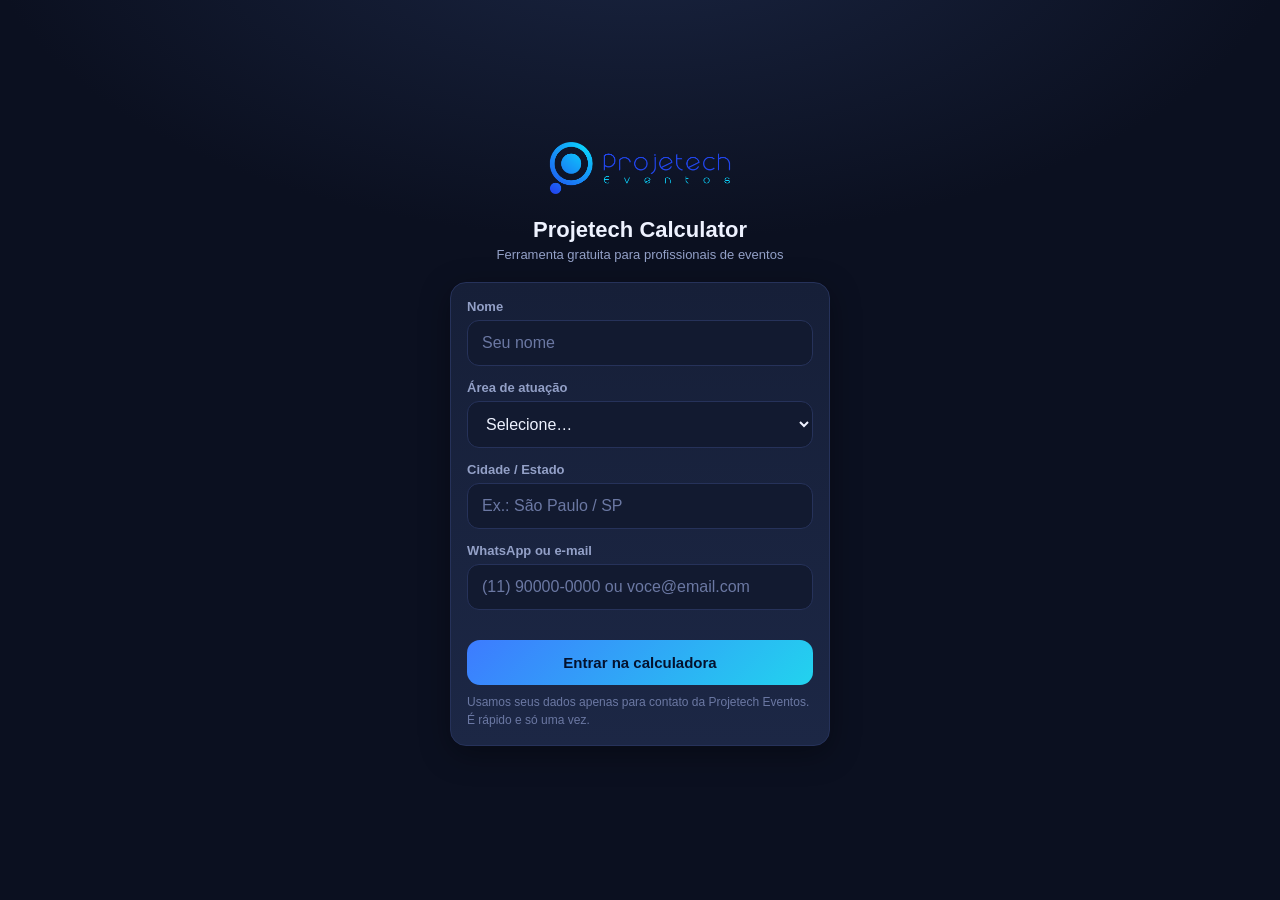
<file: acesso.html>
<!DOCTYPE html>
<html lang="pt-BR">
<head>
<meta charset="UTF-8">
<meta name="viewport" content="width=device-width, initial-scale=1.0, viewport-fit=cover, maximum-scale=1.0, user-scalable=no">
<meta name="theme-color" content="#0b1020">
<meta name="apple-mobile-web-app-capable" content="yes">
<meta name="apple-mobile-web-app-status-bar-style" content="black-translucent">
<meta name="apple-mobile-web-app-title" content="Projetech Calculator">
<link rel="manifest" href="manifest.json">
<link rel="apple-touch-icon" href="icons/icon-192.png">
<link rel="stylesheet" href="auth.css">
<title>Projetech Calculator</title>
</head>
<body>
<div class="login-wrap">
  <div class="login-box">
    <div class="login-logo"><img src="logo.png" alt="Projetech Eventos"></div>
    <h1 class="login-title">Projetech Calculator</h1>
    <p class="login-sub">Ferramenta gratuita para profissionais de eventos</p>

    <div class="card">
      <form id="form" autocomplete="on">
        <div class="field">
          <label for="nome">Nome</label>
          <input type="text" id="nome" autocomplete="name" placeholder="Seu nome" required>
        </div>
        <div class="field">
          <label for="area">Área de atuação</label>
          <select id="area" required>
            <option value="" disabled selected>Selecione…</option>
            <option>Áudio</option>
            <option>Iluminação</option>
            <option>Vídeo / LED</option>
            <option>Projeção</option>
            <option>Estrutura / Rigging</option>
            <option>Energia / Elétrica</option>
            <option>Produção</option>
            <option>Gerência técnica</option>
            <option>Freelancer</option>
            <option>Outra</option>
          </select>
        </div>
        <div class="field">
          <label for="cidade">Cidade / Estado</label>
          <input type="text" id="cidade" autocomplete="address-level2" placeholder="Ex.: São Paulo / SP" required>
        </div>
        <div class="field">
          <label for="contato">WhatsApp ou e-mail</label>
          <input type="text" id="contato" inputmode="email" placeholder="(11) 90000-0000 ou voce@email.com" required>
        </div>
        <button class="btn btn-primary" id="go" type="submit" style="margin-top:16px">Entrar na calculadora</button>
      </form>
      <div class="msg" id="msg"></div>
      <div class="hint">Usamos seus dados apenas para contato da Projetech Eventos. É rápido e só uma vez.</div>
    </div>
  </div>
</div>

<script src="supabase.min.js"></script>
<script src="supabase-config.js"></script>
<script src="auth.js"></script>
<script>
(function(){
  var $ = function(id){ return document.getElementById(id); };
  var msg = $('msg'), form = $('form'), go = $('go');
  function show(t,k){ msg.className='msg '+(k||'err'); msg.textContent=t; }

  // Sem Supabase configurado → app livre, sem tela de entrada.
  if(!PTAuth.configured){ location.replace('index.html'); return; }
  // Já se identificou neste aparelho → direto pro app.
  if(PTVisit.hasIdentity()){ location.replace('index.html'); return; }

  form.addEventListener('submit', async function(e){
    e.preventDefault();
    msg.className='msg';
    var nome=$('nome').value.trim(), area=$('area').value, cidade=$('cidade').value.trim(), contato=$('contato').value.trim();
    if(!nome || !area || !cidade || !contato){ show('Preencha todos os campos.','err'); return; }
    go.disabled=true; go.textContent='Entrando…';
    try{
      await PTVisit.register({ nome:nome, area:area, cidade:cidade, contato:contato });
      location.replace('index.html');
    }catch(err){
      // register salva a identidade localmente mesmo se o envio falhar — então seguimos pro app.
      location.replace('index.html');
    }
  });
})();
</script>
</body>
</html>
</file>
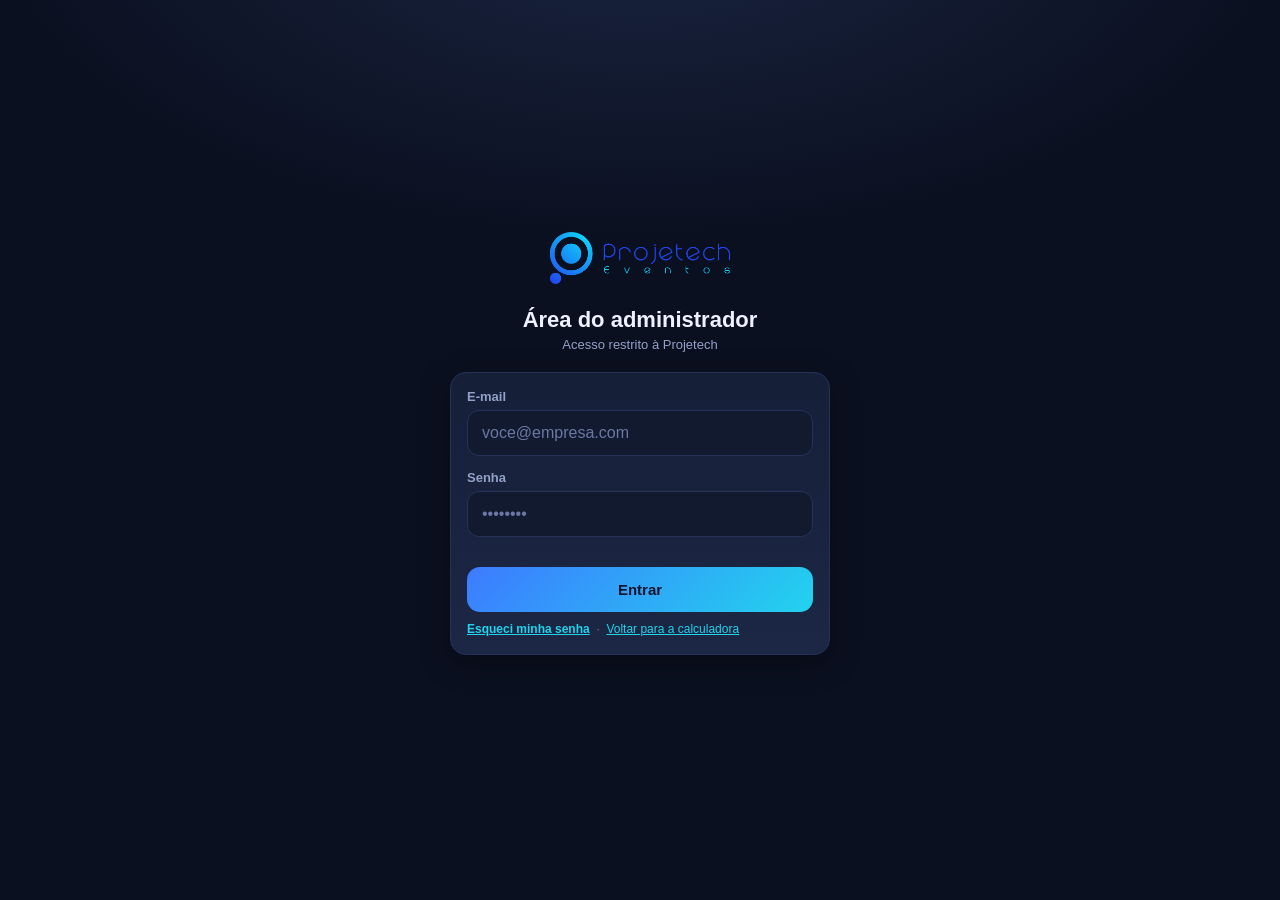
<file: admin.html>
<!DOCTYPE html>
<html lang="pt-BR">
<head>
<meta charset="UTF-8">
<meta name="viewport" content="width=device-width, initial-scale=1.0, viewport-fit=cover">
<meta name="theme-color" content="#0b1020">
<meta name="apple-mobile-web-app-capable" content="yes">
<meta name="apple-mobile-web-app-status-bar-style" content="black-translucent">
<meta name="apple-mobile-web-app-title" content="Projetech Admin">
<link rel="manifest" href="manifest-admin.json">
<link rel="apple-touch-icon" href="icons/icon-admin-192.png">
<link rel="stylesheet" href="auth.css">
<style>
  .bars{display:flex;flex-direction:column;gap:8px}
  .bar-row{display:grid;grid-template-columns:130px 1fr 44px;gap:10px;align-items:center;font-size:13px}
  .bar-row .lbl{color:var(--txt);white-space:nowrap;overflow:hidden;text-overflow:ellipsis}
  .bar-row .track{background:var(--bg2);border-radius:99px;height:10px;overflow:hidden}
  .bar-row .fill{height:100%;background:linear-gradient(90deg,var(--acc),var(--acc2));border-radius:99px}
  .bar-row .num{text-align:right;color:var(--mut);font-weight:700}
  @media(max-width:520px){ .bar-row{grid-template-columns:100px 1fr 38px} }
</style>
<title>Painel · Projetech Calculator</title>
</head>
<body>
<div class="adm-wrap" id="wrap" style="visibility:hidden">
  <div class="adm-top">
    <img src="logo.png" alt="Projetech Eventos">
    <div class="sp"></div>
    <button class="btn btn-ghost btn-sm" id="back">← Calculadora</button>
    <button class="btn btn-ghost btn-sm" id="out">Sair</button>
  </div>

  <h1 class="adm-title">Painel Projetech Calculator</h1>
  <p class="adm-sub">Quem está usando a ferramenta</p>

  <div class="stats" id="stats"></div>

  <div class="card">
    <h3>Por área de atuação</h3>
    <div class="bars" id="byArea"></div>
  </div>

  <div class="card">
    <h3>Por cidade</h3>
    <div class="bars" id="byCity"></div>
  </div>

  <div class="card">
    <h3>Pessoas</h3>
    <div class="field"><input type="text" id="qUser" placeholder="Filtrar por nome, área ou cidade…"></div>
    <div class="tbl-wrap"><table class="adm" id="tblPeople"></table></div>
    <div class="hint">Cada linha é uma pessoa (um aparelho). O contato é o que ela informou na entrada.</div>
  </div>

  <div class="card">
    <h3>Acessos recentes</h3>
    <div class="tbl-wrap"><table class="adm" id="tblLog"></table></div>
    <div class="hint">Cada linha é uma entrada no app (novas entradas contam no máximo uma a cada 30 min por aparelho).</div>
  </div>
</div>

<script src="supabase.min.js"></script>
<script src="supabase-config.js"></script>
<script src="auth.js"></script>
<script>
(function(){
  var $ = function(id){ return document.getElementById(id); };
  var people = [];

  if(!PTAuth.configured){ location.replace('index.html'); return; }

  function dt(s){ if(!s) return '—'; var d=new Date(s);
    return d.toLocaleDateString('pt-BR')+' '+d.toLocaleTimeString('pt-BR',{hour:'2-digit',minute:'2-digit'}); }
  function esc(s){ return String(s==null?'':s).replace(/[&<>"]/g,function(c){
    return {'&':'&amp;','<':'&lt;','>':'&gt;','"':'&quot;'}[c]; }); }
  function device(ua){ if(!ua) return '—';
    var os=/iPhone|iPad|iPod/.test(ua)?'iOS':/Android/.test(ua)?'Android':/Windows/.test(ua)?'Windows':/Mac OS X/.test(ua)?'Mac':/Linux/.test(ua)?'Linux':'Outro';
    var nav=/CriOS|Chrome/.test(ua)?'Chrome':/FxiOS|Firefox/.test(ua)?'Firefox':/Edg/.test(ua)?'Edge':/Safari/.test(ua)?'Safari':'';
    return os+(nav?' · '+nav:''); }

  function bars(el, pairs){
    if(!pairs.length){ el.innerHTML='<div class="empty">Sem dados ainda.</div>'; return; }
    var max=pairs[0][1]||1;
    el.innerHTML = pairs.map(function(p){
      var pct=Math.round((p[1]/max)*100);
      return '<div class="bar-row"><div class="lbl">'+esc(p[0]||'—')+'</div>'
           + '<div class="track"><div class="fill" style="width:'+pct+'%"></div></div>'
           + '<div class="num">'+p[1]+'</div></div>';
    }).join('');
  }
  function groupCount(arr, key){
    var m={}; arr.forEach(function(x){ var k=(x[key]||'—').trim()||'—'; m[k]=(m[k]||0)+1; });
    return Object.keys(m).map(function(k){ return [k,m[k]]; }).sort(function(a,b){ return b[1]-a[1]; });
  }

  async function loadResumo(){
    var r = await PTAuth.client.rpc('admin_resumo');
    var d = r.data || {};
    $('stats').innerHTML =
        '<div class="stat"><div class="k">Acessos</div><div class="v">'+(d.total_visitas||0)+'</div></div>'
      + '<div class="stat"><div class="k">Pessoas</div><div class="v">'+(d.total_pessoas||0)+'</div></div>'
      + '<div class="stat"><div class="k">Acessos hoje</div><div class="v">'+(d.visitas_hoje||0)+'</div></div>'
      + '<div class="stat"><div class="k">Novas hoje</div><div class="v">'+(d.pessoas_hoje||0)+'</div></div>';
  }

  async function loadPeople(){
    var r = await PTAuth.client.rpc('admin_pessoas');
    if(r.error){ $('tblPeople').innerHTML='<tbody><tr><td class="empty">Erro ao carregar: '+esc(r.error.message)+'</td></tr></tbody>'; return; }
    people = r.data || [];
    bars($('byArea'), groupCount(people,'area'));
    bars($('byCity'), groupCount(people,'cidade').slice(0,10));
    renderPeople();
  }

  function renderPeople(){
    var q=$('qUser').value.trim().toLowerCase();
    var list = q ? people.filter(function(u){
      return [(u.nome||''),(u.area||''),(u.cidade||''),(u.contato||'')].join(' ').toLowerCase().indexOf(q)>=0;
    }) : people;
    if(!list.length){ $('tblPeople').innerHTML='<tbody><tr><td class="empty">Ninguém ainda.</td></tr></tbody>'; return; }
    var h='<thead><tr><th>Nome</th><th>Área</th><th>Cidade</th><th>Contato</th><th>Acessos</th><th>Último</th></tr></thead><tbody>';
    list.forEach(function(u){
      h += '<tr><td><b>'+esc(u.nome||'—')+'</b></td>'
         + '<td class="dim">'+esc(u.area||'—')+'</td>'
         + '<td class="dim">'+esc(u.cidade||'—')+'</td>'
         + '<td>'+esc(u.contato||'—')+'</td>'
         + '<td class="mono">'+(u.visitas||0)+'</td>'
         + '<td class="mono dim">'+dt(u.ultimo_acesso)+'</td></tr>';
    });
    $('tblPeople').innerHTML=h+'</tbody>';
  }

  async function loadLog(){
    var r = await PTAuth.client.from('visitas').select('*').order('ocorreu_em',{ascending:false}).limit(150);
    if(r.error){ $('tblLog').innerHTML='<tbody><tr><td class="empty">Erro ao carregar: '+esc(r.error.message)+'</td></tr></tbody>'; return; }
    var list=r.data||[];
    if(!list.length){ $('tblLog').innerHTML='<tbody><tr><td class="empty">Nenhum acesso ainda.</td></tr></tbody>'; return; }
    var h='<thead><tr><th>Quando</th><th>Nome</th><th>Área</th><th>Aparelho</th></tr></thead><tbody>';
    list.forEach(function(a){
      h += '<tr><td class="mono">'+dt(a.ocorreu_em)+'</td>'
         + '<td>'+esc(a.nome||'—')+'</td>'
         + '<td class="dim">'+esc(a.area||'—')+'</td>'
         + '<td class="dim">'+esc(device(a.user_agent))+'</td></tr>';
    });
    $('tblLog').innerHTML=h+'</tbody>';
  }

  (async function(){
    var ctx = await PTAuth.protectAdmin();
    if(!ctx) return;
    $('wrap').style.visibility='visible';
    $('back').onclick=function(){ location.href='index.html'; };
    $('out').onclick=function(){ PTAuth.signOut(); };
    $('qUser').addEventListener('input', renderPeople);
    await loadResumo();
    await loadPeople();
    await loadLog();
  })();
})();
</script>
</body>
</html>
</file>
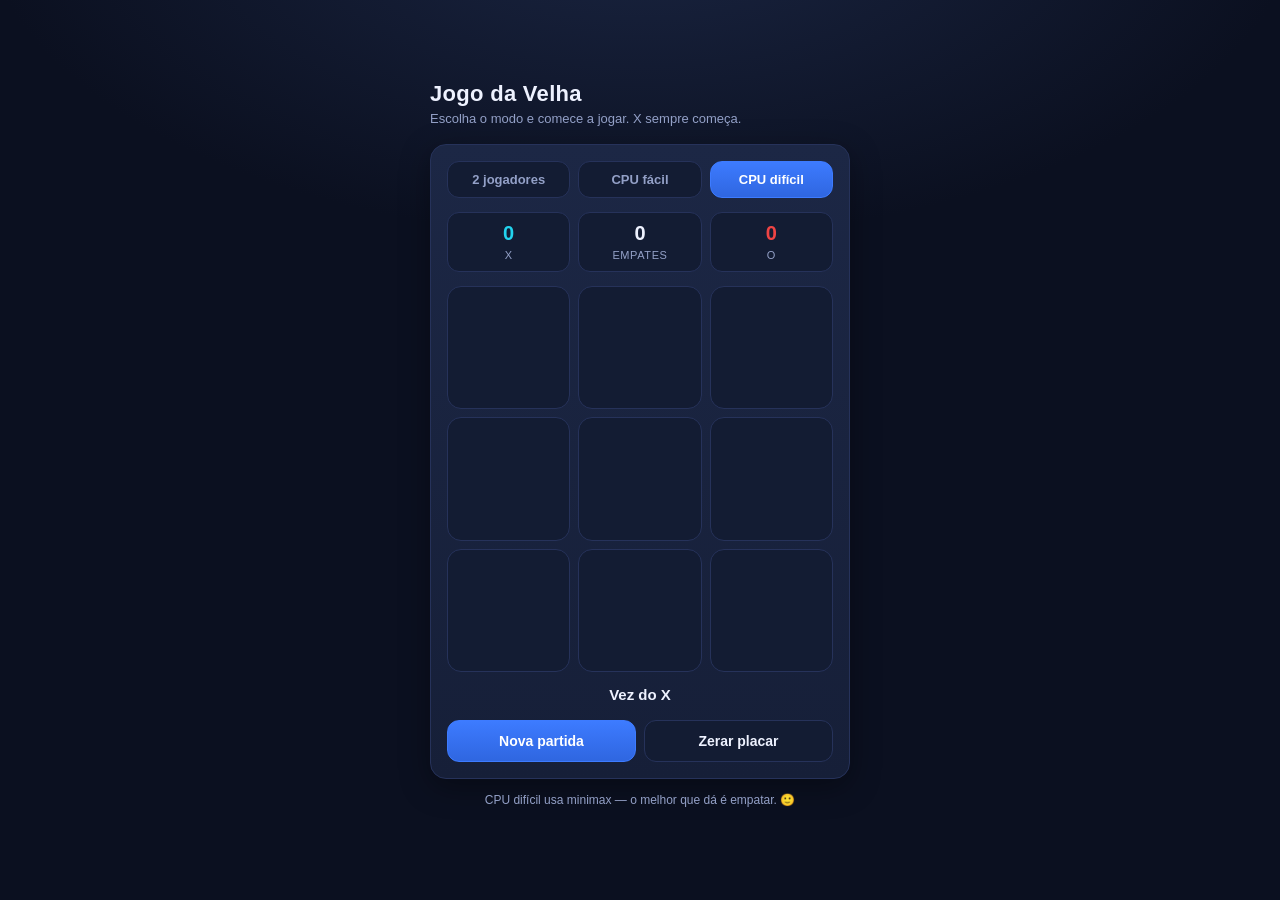
<file: jogo-da-velha.html>
<!DOCTYPE html>
<html lang="pt-BR">
<head>
<meta charset="UTF-8">
<meta name="viewport" content="width=device-width, initial-scale=1.0, viewport-fit=cover">
<meta name="theme-color" content="#0b1020">
<title>Jogo da Velha — Projetech</title>
<style>
:root{
  --bg:#0b1020; --card:#161f38; --card2:#1c2745;
  --line:#26325a; --txt:#eef2ff; --mut:#93a0c7;
  --acc:#3d7bff; --acc2:#22d3ee; --ok:#22c55e; --danger:#ef4444;
  --r:16px; --shadow:0 8px 30px rgba(0,0,0,.35);
  --safe-bot:env(safe-area-inset-bottom,0px);
}
*{box-sizing:border-box;-webkit-tap-highlight-color:transparent}
html,body{margin:0;padding:0;min-height:100%}
body{
  background:radial-gradient(1200px 600px at 50% -10%, #1a2542 0%, var(--bg) 55%) fixed;
  color:var(--txt);
  font-family:-apple-system,BlinkMacSystemFont,"Segoe UI",Roboto,Helvetica,Arial,sans-serif;
  -webkit-font-smoothing:antialiased;
  min-height:100dvh;display:flex;align-items:center;justify-content:center;
  padding:20px 16px calc(var(--safe-bot) + 20px);
}
.wrap{width:100%;max-width:420px}
h1{font-size:22px;margin:0 0 4px;letter-spacing:.3px}
.sub{color:var(--mut);font-size:13px;margin:0 0 18px}

.card{background:linear-gradient(180deg,var(--card2),var(--card));border:1px solid var(--line);
  border-radius:var(--r);box-shadow:var(--shadow);padding:16px}

/* Seletor de modo */
.modes{display:flex;gap:8px;margin-bottom:14px}
.modes button{flex:1;padding:10px 6px;border-radius:12px;border:1px solid var(--line);
  background:#131c33;color:var(--mut);font-size:13px;font-weight:600;cursor:pointer;transition:.15s}
.modes button:hover{border-color:#33427a;color:var(--txt)}
.modes button.on{background:linear-gradient(180deg,var(--acc),#2f66e0);border-color:var(--acc);color:#fff}

/* Placar */
.score{display:grid;grid-template-columns:repeat(3,1fr);gap:8px;margin-bottom:14px}
.score div{background:#131c33;border:1px solid var(--line);border-radius:12px;padding:8px 4px;text-align:center}
.score b{display:block;font-size:20px;line-height:1.2}
.score span{font-size:11px;color:var(--mut);text-transform:uppercase;letter-spacing:.6px}
.score .x b{color:var(--acc2)} .score .o b{color:var(--danger)}

/* Tabuleiro */
.board{display:grid;grid-template-columns:repeat(3,1fr);gap:8px;aspect-ratio:1}
.cell{
  background:#131c33;border:1px solid var(--line);border-radius:14px;
  display:flex;align-items:center;justify-content:center;
  font-size:clamp(34px,12vw,52px);font-weight:700;line-height:1;
  cursor:pointer;user-select:none;transition:transform .12s,background .15s,border-color .15s;
}
.cell:not(.taken):hover{background:#18233f;border-color:#33427a}
.cell:active{transform:scale(.96)}
.cell.x{color:var(--acc2)} .cell.o{color:var(--danger)}
.cell.taken{cursor:default}
.cell.win{background:rgba(34,197,94,.14);border-color:var(--ok);animation:pop .3s ease}
@keyframes pop{0%{transform:scale(1)}50%{transform:scale(1.07)}100%{transform:scale(1)}}
.board.locked .cell:not(.taken){cursor:default}

.status{margin:14px 0 12px;text-align:center;font-size:15px;font-weight:600;min-height:22px}
.status .muted{color:var(--mut);font-weight:400}

.actions{display:flex;gap:8px}
.actions button{flex:1;padding:12px;border-radius:12px;border:1px solid var(--line);
  background:#131c33;color:var(--txt);font-size:14px;font-weight:600;cursor:pointer;transition:.15s}
.actions button:hover{border-color:#33427a;background:#18233f}
.actions button.primary{background:linear-gradient(180deg,var(--acc),#2f66e0);border-color:var(--acc);color:#fff}
.hint{margin-top:14px;text-align:center;font-size:12px;color:var(--mut)}
</style>
</head>
<body>
<div class="wrap">
  <h1>Jogo da Velha</h1>
  <p class="sub">Escolha o modo e comece a jogar. X sempre começa.</p>

  <div class="card">
    <div class="modes" id="modes">
      <button data-mode="2p">2 jogadores</button>
      <button data-mode="easy">CPU fácil</button>
      <button data-mode="hard" class="on">CPU difícil</button>
    </div>

    <div class="score">
      <div class="x"><b id="sx">0</b><span>X</span></div>
      <div><b id="sd">0</b><span>Empates</span></div>
      <div class="o"><b id="so">0</b><span>O</span></div>
    </div>

    <div class="board" id="board"></div>

    <div class="status" id="status"></div>

    <div class="actions">
      <button class="primary" id="new">Nova partida</button>
      <button id="reset">Zerar placar</button>
    </div>
  </div>

  <p class="hint">CPU difícil usa minimax — o melhor que dá é empatar. 🙂</p>
</div>

<script>
(function(){
  const LINES = [[0,1,2],[3,4,5],[6,7,8],[0,3,6],[1,4,7],[2,5,8],[0,4,8],[2,4,6]];
  const boardEl  = document.getElementById('board');
  const statusEl = document.getElementById('status');
  const modesEl  = document.getElementById('modes');

  let cells = Array(9).fill('');
  let turn = 'X';
  let over = false;
  let mode = 'hard';               // '2p' | 'easy' | 'hard'
  const score = {X:0, O:0, D:0};

  // Monta as 9 casas uma única vez
  const cellEls = Array.from({length:9}, (_,i) => {
    const d = document.createElement('div');
    d.className = 'cell';
    d.addEventListener('click', () => play(i));
    boardEl.appendChild(d);
    return d;
  });

  function winner(b){
    for (const [a,c,d] of LINES)
      if (b[a] && b[a] === b[c] && b[a] === b[d]) return {player:b[a], line:[a,c,d]};
    return b.every(Boolean) ? {player:'D', line:[]} : null;
  }

  function render(win){
    cells.forEach((v,i) => {
      const el = cellEls[i];
      el.textContent = v;
      el.className = 'cell' + (v ? ' taken ' + v.toLowerCase() : '');
    });
    if (win && win.line.length) win.line.forEach(i => cellEls[i].classList.add('win'));
    boardEl.classList.toggle('locked', over);
  }

  function setStatus(win){
    if (!win) {
      const quem = mode === '2p' || turn === 'X' ? 'Vez do <b>' + turn + '</b>' : 'CPU pensando…';
      statusEl.innerHTML = quem;
    } else if (win.player === 'D') {
      statusEl.innerHTML = '<span class="muted">Deu velha! Ninguém levou.</span>';
    } else {
      const nome = mode !== '2p' && win.player === 'O' ? 'A CPU' : 'Jogador ' + win.player;
      statusEl.innerHTML = nome + ' venceu! 🎉';
    }
  }

  function finish(win){
    over = true;
    score[win.player === 'D' ? 'D' : win.player]++;
    document.getElementById('sx').textContent = score.X;
    document.getElementById('so').textContent = score.O;
    document.getElementById('sd').textContent = score.D;
  }

  function play(i){
    if (over || cells[i]) return;
    if (mode !== '2p' && turn === 'O') return;   // vez da CPU, humano não mexe
    move(i);
  }

  function move(i){
    cells[i] = turn;
    const win = winner(cells);
    if (win) finish(win); else turn = turn === 'X' ? 'O' : 'X';
    render(win);
    setStatus(win);
    if (!over && mode !== '2p' && turn === 'O') setTimeout(cpuMove, 380);
  }

  function cpuMove(){
    const livres = cells.map((v,i) => v ? null : i).filter(i => i !== null);
    if (!livres.length) return;
    // Fácil: 65% aleatório, senão joga certo — dá pro amigo ganhar de vez em quando.
    const i = (mode === 'easy' && Math.random() < 0.65)
      ? livres[Math.floor(Math.random() * livres.length)]
      : best(cells, 'O').idx;
    move(i);
  }

  // Minimax com profundidade: prefere vencer rápido e perder devagar.
  function best(b, jogador){
    const win = winner(b);
    if (win) return {score: win.player === 'O' ? 10 : win.player === 'X' ? -10 : 0, idx:-1};

    let melhor = {score: jogador === 'O' ? -Infinity : Infinity, idx:-1};
    for (let i = 0; i < 9; i++){
      if (b[i]) continue;
      b[i] = jogador;
      const s = best(b, jogador === 'O' ? 'X' : 'O').score;
      b[i] = '';
      const pontos = s > 0 ? s - 1 : s < 0 ? s + 1 : 0;   // desconta profundidade
      if (jogador === 'O' ? pontos > melhor.score : pontos < melhor.score)
        melhor = {score: pontos, idx: i};
    }
    return melhor;
  }

  function newGame(){
    cells = Array(9).fill('');
    turn = 'X'; over = false;
    render(null); setStatus(null);
  }

  modesEl.addEventListener('click', e => {
    const btn = e.target.closest('button');
    if (!btn) return;
    mode = btn.dataset.mode;
    [...modesEl.children].forEach(b => b.classList.toggle('on', b === btn));
    newGame();
  });

  document.getElementById('new').addEventListener('click', newGame);
  document.getElementById('reset').addEventListener('click', () => {
    score.X = score.O = score.D = 0;
    document.getElementById('sx').textContent = '0';
    document.getElementById('so').textContent = '0';
    document.getElementById('sd').textContent = '0';
    newGame();
  });

  newGame();
})();
</script>
</body>
</html>
</file>
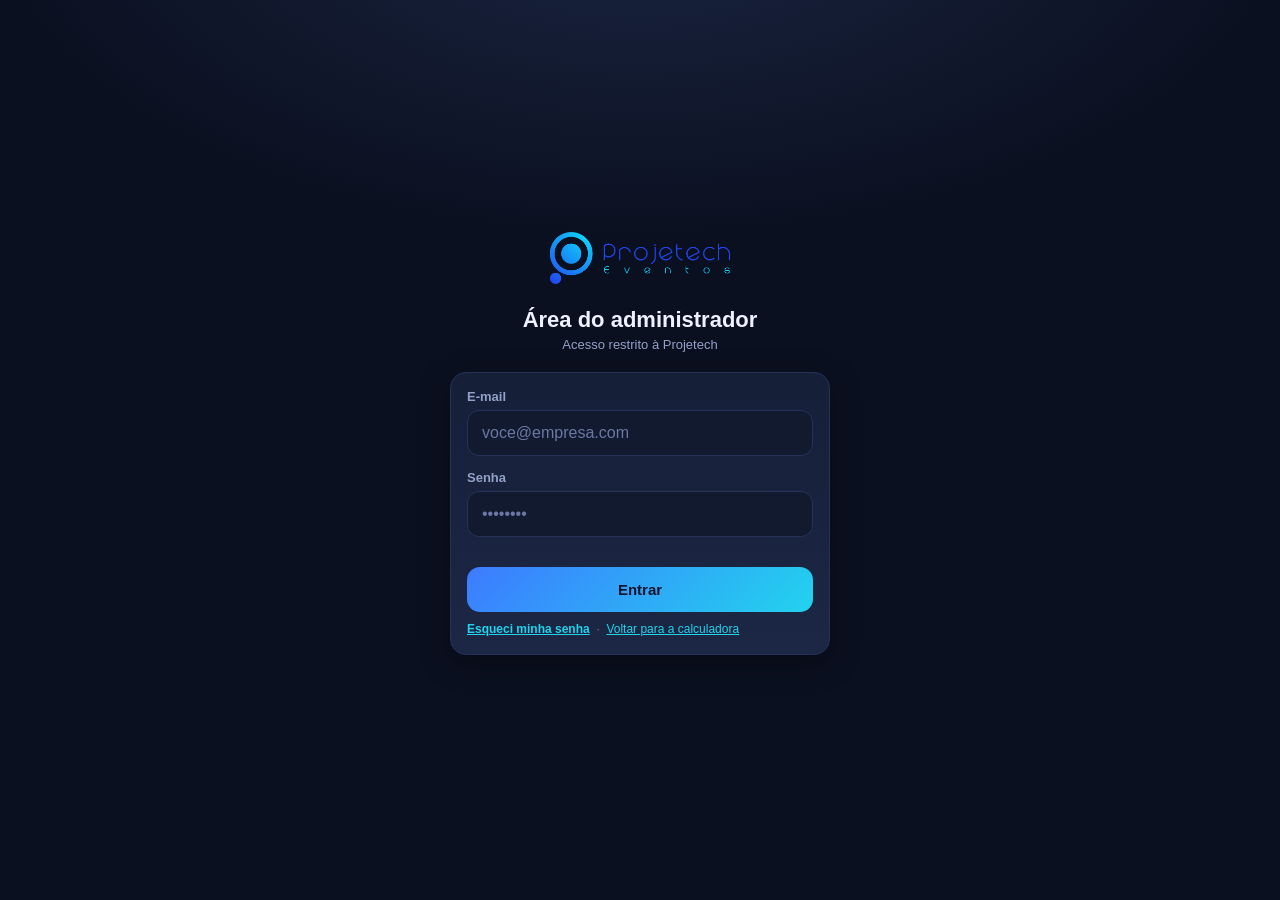
<file: login.html>
<!DOCTYPE html>
<html lang="pt-BR">
<head>
<meta charset="UTF-8">
<meta name="viewport" content="width=device-width, initial-scale=1.0, viewport-fit=cover, maximum-scale=1.0, user-scalable=no">
<meta name="theme-color" content="#0b1020">
<meta name="apple-mobile-web-app-capable" content="yes">
<meta name="apple-mobile-web-app-status-bar-style" content="black-translucent">
<meta name="apple-mobile-web-app-title" content="Projetech Admin">
<link rel="manifest" href="manifest-admin.json">
<link rel="apple-touch-icon" href="icons/icon-admin-192.png">
<link rel="stylesheet" href="auth.css">
<title>Administrador · Projetech Calculator</title>
</head>
<body>
<div class="login-wrap">
  <div class="login-box">
    <div class="login-logo"><img src="logo.png" alt="Projetech Eventos"></div>
    <h1 class="login-title">Área do administrador</h1>
    <p class="login-sub">Acesso restrito à Projetech</p>

    <div class="card">
      <form id="form" autocomplete="on">
        <div class="field">
          <label for="email">E-mail</label>
          <input type="email" id="email" inputmode="email" autocomplete="username" placeholder="voce@empresa.com" required>
        </div>
        <div class="field">
          <label for="senha">Senha</label>
          <input type="password" id="senha" autocomplete="current-password" placeholder="••••••••" required>
        </div>
        <button class="btn btn-primary" id="go" type="submit" style="margin-top:16px">Entrar</button>
      </form>
      <div class="msg" id="msg"></div>
      <div class="hint">
        <a href="#" id="forgot" style="color:var(--acc2);font-weight:700">Esqueci minha senha</a>
        &nbsp;·&nbsp;
        <a href="index.html" style="color:var(--acc2)">Voltar para a calculadora</a>
      </div>
    </div>
  </div>
</div>

<script src="supabase.min.js"></script>
<script src="supabase-config.js"></script>
<script src="auth.js"></script>
<script>
(function(){
  var $ = function(id){ return document.getElementById(id); };
  var msg = $('msg'), form = $('form'), go = $('go');
  function show(t,k){ msg.className='msg '+(k||'err'); msg.textContent=t; }

  if(!PTAuth.configured){
    form.style.display='none';
    show('O acesso ainda não foi configurado. Preencha supabase-config.js com a URL e a chave anon do projeto.','warn');
    return;
  }

  // Já logado como admin? Vai direto pro painel.
  PTAuth.session().then(function(s){ if(s) location.replace('admin.html'); });

  var mode = 'login';   // 'login' | 'reset'

  $('forgot').addEventListener('click', function(e){
    e.preventDefault();
    mode = (mode === 'login') ? 'reset' : 'login';
    msg.className = 'msg';
    var reset = mode === 'reset';
    $('senha').closest('.field').style.display = reset ? 'none' : '';
    $('senha').required = !reset;
    go.textContent = reset ? 'Enviar link de redefinição' : 'Entrar';
    document.querySelector('.login-title').textContent = reset ? 'Redefinir senha' : 'Área do administrador';
    document.querySelector('.login-sub').textContent = reset
      ? 'Enviamos um link para o seu e-mail' : 'Acesso restrito à Projetech';
    $('forgot').textContent = reset ? 'Voltar para o login' : 'Esqueci minha senha';
  });

  form.addEventListener('submit', async function(e){
    e.preventDefault();
    msg.className='msg';
    var email = $('email').value.trim();

    if(mode === 'reset'){
      if(!email){ show('Informe seu e-mail.','err'); return; }
      go.disabled=true; go.textContent='Enviando…';
      try{
        await PTAuth.sendReset(email);
        show('Se este e-mail tiver conta, enviamos um link para redefinir a senha. Confira sua caixa de entrada (e o spam).','ok');
      }catch(err){
        var te=(err&&err.message)||'Não foi possível enviar.';
        if(/rate|too many/i.test(te)) te='Muitas tentativas. Espere alguns minutos e tente de novo.';
        else if(/redirect|not allowed|url/i.test(te)) te='Falta liberar o endereço de retorno no Supabase (Authentication → URL Configuration).';
        else if(/failed to fetch|network/i.test(te)) te='Sem conexão com o servidor. Verifique a internet e tente de novo.';
        show(te,'err');
      }
      go.disabled=false; go.textContent='Enviar link de redefinição';
      return;
    }

    go.disabled=true; go.textContent='Entrando…';
    try{
      await PTAuth.signIn(email, $('senha').value);
      location.replace('admin.html');
    }catch(err){
      var t=(err&&err.message)||'Não foi possível entrar.';
      if(/invalid login credentials/i.test(t)) t='E-mail ou senha incorretos.';
      else if(/não é de administrador/i.test(t)) { /* mantém a mensagem do auth.js */ }
      else if(/email not confirmed/i.test(t)) t='E-mail ainda não confirmado.';
      else if(/failed to fetch|network/i.test(t)) t='Sem conexão com o servidor. Verifique a internet e tente de novo.';
      show(t,'err');
      go.disabled=false; go.textContent='Entrar';
    }
  });
})();
</script>
</body>
</html>
</file>
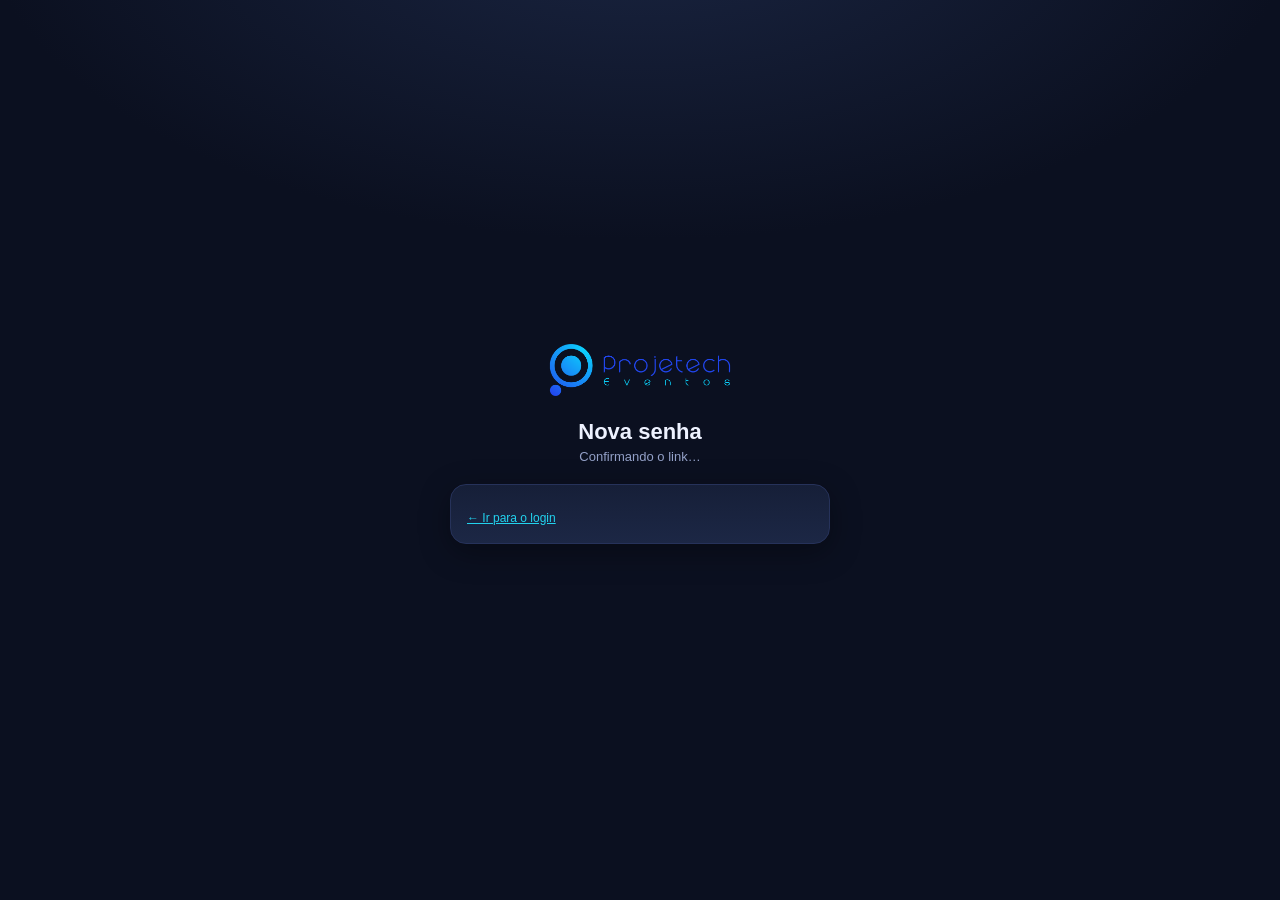
<file: nova-senha.html>
<!DOCTYPE html>
<html lang="pt-BR">
<head>
<meta charset="UTF-8">
<meta name="viewport" content="width=device-width, initial-scale=1.0, viewport-fit=cover, maximum-scale=1.0, user-scalable=no">
<meta name="theme-color" content="#0b1020">
<link rel="manifest" href="manifest-admin.json">
<link rel="apple-touch-icon" href="icons/icon-admin-192.png">
<link rel="stylesheet" href="auth.css">
<title>Nova senha · Projetech Calculator</title>
</head>
<body>
<div class="login-wrap">
  <div class="login-box">
    <div class="login-logo"><img src="logo.png" alt="Projetech Eventos"></div>
    <h1 class="login-title">Nova senha</h1>
    <p class="login-sub" id="sub">Confirmando o link…</p>

    <div class="card">
      <form id="form" autocomplete="on" style="display:none">
        <div class="field">
          <label for="senha">Nova senha</label>
          <input type="password" id="senha" autocomplete="new-password" placeholder="Mínimo 6 caracteres" required>
        </div>
        <div class="field">
          <label for="senha2">Repita a nova senha</label>
          <input type="password" id="senha2" autocomplete="new-password" placeholder="••••••••" required>
        </div>
        <button class="btn btn-primary" id="go" type="submit" style="margin-top:16px">Salvar nova senha</button>
      </form>
      <div class="msg" id="msg"></div>
      <div class="hint"><a href="login.html" style="color:var(--acc2)">← Ir para o login</a></div>
    </div>
  </div>
</div>

<script src="supabase.min.js"></script>
<script src="supabase-config.js"></script>
<script src="auth.js"></script>
<script>
(function(){
  var $ = function(id){ return document.getElementById(id); };
  var msg = $('msg'), form = $('form'), go = $('go'), sub = $('sub');
  function show(t,k){ msg.className='msg '+(k||'err'); msg.textContent=t; }

  if(!PTAuth.configured){ location.replace('index.html'); return; }

  var shown = false, decided = false;
  function reveal(){
    if(shown) return; shown = true; decided = true;
    sub.textContent = 'Crie uma nova senha para a sua conta.';
    form.style.display = '';
    setTimeout(function(){ try{ $('senha').focus(); }catch(e){} }, 100);
  }
  function fail(){
    if(decided) return; decided = true;
    sub.textContent = 'Não foi possível validar o link.';
    show('Este link é inválido ou expirou. Volte ao login e peça um novo em "Esqueci minha senha".','err');
  }

  // O supabase-js lê o token do link (no endereço) e abre a sessão de recuperação.
  PTAuth.client.auth.onAuthStateChange(function(event, session){
    if(session && (event==='PASSWORD_RECOVERY' || event==='SIGNED_IN' || event==='INITIAL_SESSION')) reveal();
  });
  // Rede de segurança: se em ~1,5s houver sessão, mostra o formulário; senão, avisa.
  setTimeout(async function(){
    var s = await PTAuth.session();
    if(s) reveal(); else fail();
  }, 1500);

  form.addEventListener('submit', async function(e){
    e.preventDefault();
    msg.className='msg';
    var p1=$('senha').value, p2=$('senha2').value;
    if(p1.length < 6){ show('A senha precisa ter ao menos 6 caracteres.','err'); return; }
    if(p1 !== p2){ show('As senhas não são iguais.','err'); return; }
    go.disabled=true; go.textContent='Salvando…';
    try{
      await PTAuth.updatePassword(p1);
      form.style.display='none';
      sub.textContent='Tudo certo!';
      show('Senha alterada com sucesso. Agora entre com a nova senha.','ok');
      setTimeout(function(){ location.replace('login.html'); }, 2200);
    }catch(err){
      var t=(err&&err.message)||'Não foi possível salvar.';
      if(/session|jwt|expired/i.test(t)) t='A sessão do link expirou. Peça um novo link no login.';
      else if(/failed to fetch|network/i.test(t)) t='Sem conexão. Verifique a internet e tente de novo.';
      show(t,'err');
      go.disabled=false; go.textContent='Salvar nova senha';
    }
  });
})();
</script>
</body>
</html>
</file>
<file: auth.css>
/* Projetech Calc — estilo das páginas de login e admin
   Mesmos tokens do app (index.html), em arquivo próprio p/ não duplicar o CSS inteiro. */
@font-face{font-family:'Montserrat';font-weight:300;font-style:normal;font-display:swap;src:url('fonts/montserrat-300.woff2') format('woff2')}
@font-face{font-family:'Montserrat';font-weight:400;font-style:normal;font-display:swap;src:url('fonts/montserrat-400.woff2') format('woff2')}
@font-face{font-family:'Montserrat';font-weight:700;font-style:normal;font-display:swap;src:url('fonts/montserrat-700.woff2') format('woff2')}
:root{
  --bg:#0b1020; --bg2:#121a30; --card:#161f38; --card2:#1c2745;
  --line:#26325a; --txt:#eef2ff; --mut:#93a0c7; --mut2:#6b78a3;
  --acc:#3d7bff; --acc2:#22d3ee; --ok:#22c55e; --warn:#f59e0b; --danger:#ef4444;
  --r:16px; --shadow:0 8px 30px rgba(0,0,0,.35);
  --safe-top:env(safe-area-inset-top,0px); --safe-bot:env(safe-area-inset-bottom,0px);
}
*{box-sizing:border-box;-webkit-tap-highlight-color:transparent}
html,body{margin:0;padding:0;min-height:100%}
body{
  background:radial-gradient(1200px 600px at 50% -10%, #1a2542 0%, var(--bg) 55%) fixed;
  color:var(--txt);
  font-family:-apple-system,BlinkMacSystemFont,"Segoe UI",Roboto,Helvetica,Arial,sans-serif;
  -webkit-font-smoothing:antialiased;min-height:100dvh;
}
.card{
  background:linear-gradient(180deg,var(--card),var(--card2));
  border:1px solid var(--line);border-radius:var(--r);
  padding:16px;margin-bottom:14px;box-shadow:var(--shadow);
}
.card h3{margin:0 0 12px;font-size:14px;color:var(--mut);text-transform:uppercase;letter-spacing:1px;font-weight:700}
label{display:block;font-size:13px;color:var(--mut);margin-bottom:6px;font-weight:600}
.field{margin-bottom:14px}
.field:last-child{margin-bottom:0}
input,select{
  width:100%;padding:13px 14px;font-size:16px;color:var(--txt);
  background:var(--bg2);border:1px solid var(--line);border-radius:12px;
  outline:none;transition:border .15s,box-shadow .15s;
}
input:focus,select:focus{border-color:var(--acc);box-shadow:0 0 0 3px rgba(61,123,255,.18)}
input::placeholder{color:var(--mut2)}
.btn{width:100%;padding:14px;border:0;border-radius:13px;font-size:15px;font-weight:700;cursor:pointer;transition:transform .08s,opacity .15s}
.btn:active{transform:scale(.98)}
.btn:disabled{opacity:.55;cursor:default}
.btn-primary{background:linear-gradient(135deg,var(--acc),var(--acc2));color:#04122e}
.btn-ghost{background:var(--bg2);color:var(--txt);border:1px solid var(--line)}
.btn-sm{padding:8px 12px;font-size:13px;width:auto}
.hint{font-size:12px;color:var(--mut2);margin-top:8px;line-height:1.5}
.msg{margin-top:12px;padding:11px 13px;border-radius:12px;font-size:13px;line-height:1.5;display:none}
.msg.err{display:block;background:rgba(239,68,68,.12);border:1px solid rgba(239,68,68,.4);color:#ffb4b4}
.msg.ok{display:block;background:rgba(34,197,94,.12);border:1px solid rgba(34,197,94,.4);color:#a9f0c2}
.msg.warn{display:block;background:rgba(245,158,11,.12);border:1px solid rgba(245,158,11,.4);color:#ffd79a}

/* ===== login ===== */
.login-wrap{min-height:100dvh;display:flex;align-items:center;justify-content:center;padding:calc(var(--safe-top) + 24px) 18px calc(var(--safe-bot) + 24px)}
.login-box{width:100%;max-width:380px}
.login-logo{display:flex;justify-content:center;margin-bottom:22px}
.login-logo img{height:54px;width:auto}
.login-title{font-size:22px;font-weight:700;margin:0 0 4px;text-align:center}
.login-sub{font-size:13px;color:var(--mut);margin:0 0 20px;text-align:center}

/* ===== admin ===== */
.adm-wrap{max-width:960px;margin:0 auto;padding:calc(var(--safe-top) + 18px) 16px calc(var(--safe-bot) + 32px)}
.adm-top{display:flex;align-items:center;gap:12px;margin-bottom:18px}
.adm-top img{height:38px;width:auto}
.adm-top .sp{flex:1}
.adm-title{font-size:22px;font-weight:700;margin:0 0 4px}
.adm-sub{font-size:13px;color:var(--mut);margin:0 0 18px}
.tbl-wrap{overflow-x:auto;-webkit-overflow-scrolling:touch}
table.adm{width:100%;border-collapse:collapse;font-size:14px}
table.adm th,table.adm td{padding:10px;text-align:left;border-bottom:1px solid var(--line);white-space:nowrap}
table.adm th{color:var(--mut);font-size:11px;text-transform:uppercase;letter-spacing:.5px;font-weight:700}
table.adm tbody tr:last-child td{border-bottom:0}
.tag{display:inline-block;padding:3px 8px;border-radius:99px;font-size:11px;font-weight:700;letter-spacing:.3px}
.tag.adm{background:rgba(61,123,255,.18);color:#9dc0ff}
.tag.blk{background:rgba(239,68,68,.16);color:#ffb4b4}
.tag.ok{background:rgba(34,197,94,.14);color:#a9f0c2}
.mono{font-variant-numeric:tabular-nums}
.dim{color:var(--mut2)}
.empty{color:var(--mut2);font-size:13px;padding:14px 2px}
.stats{display:grid;grid-template-columns:repeat(auto-fit,minmax(140px,1fr));gap:10px;margin-bottom:14px}
.stat{background:var(--bg2);border:1px solid var(--line);border-radius:12px;padding:12px}
.stat .k{font-size:11px;color:var(--mut);text-transform:uppercase;letter-spacing:.5px;font-weight:700;margin-bottom:4px}
.stat .v{font-size:20px;font-weight:700;color:var(--acc2)}
</file>
